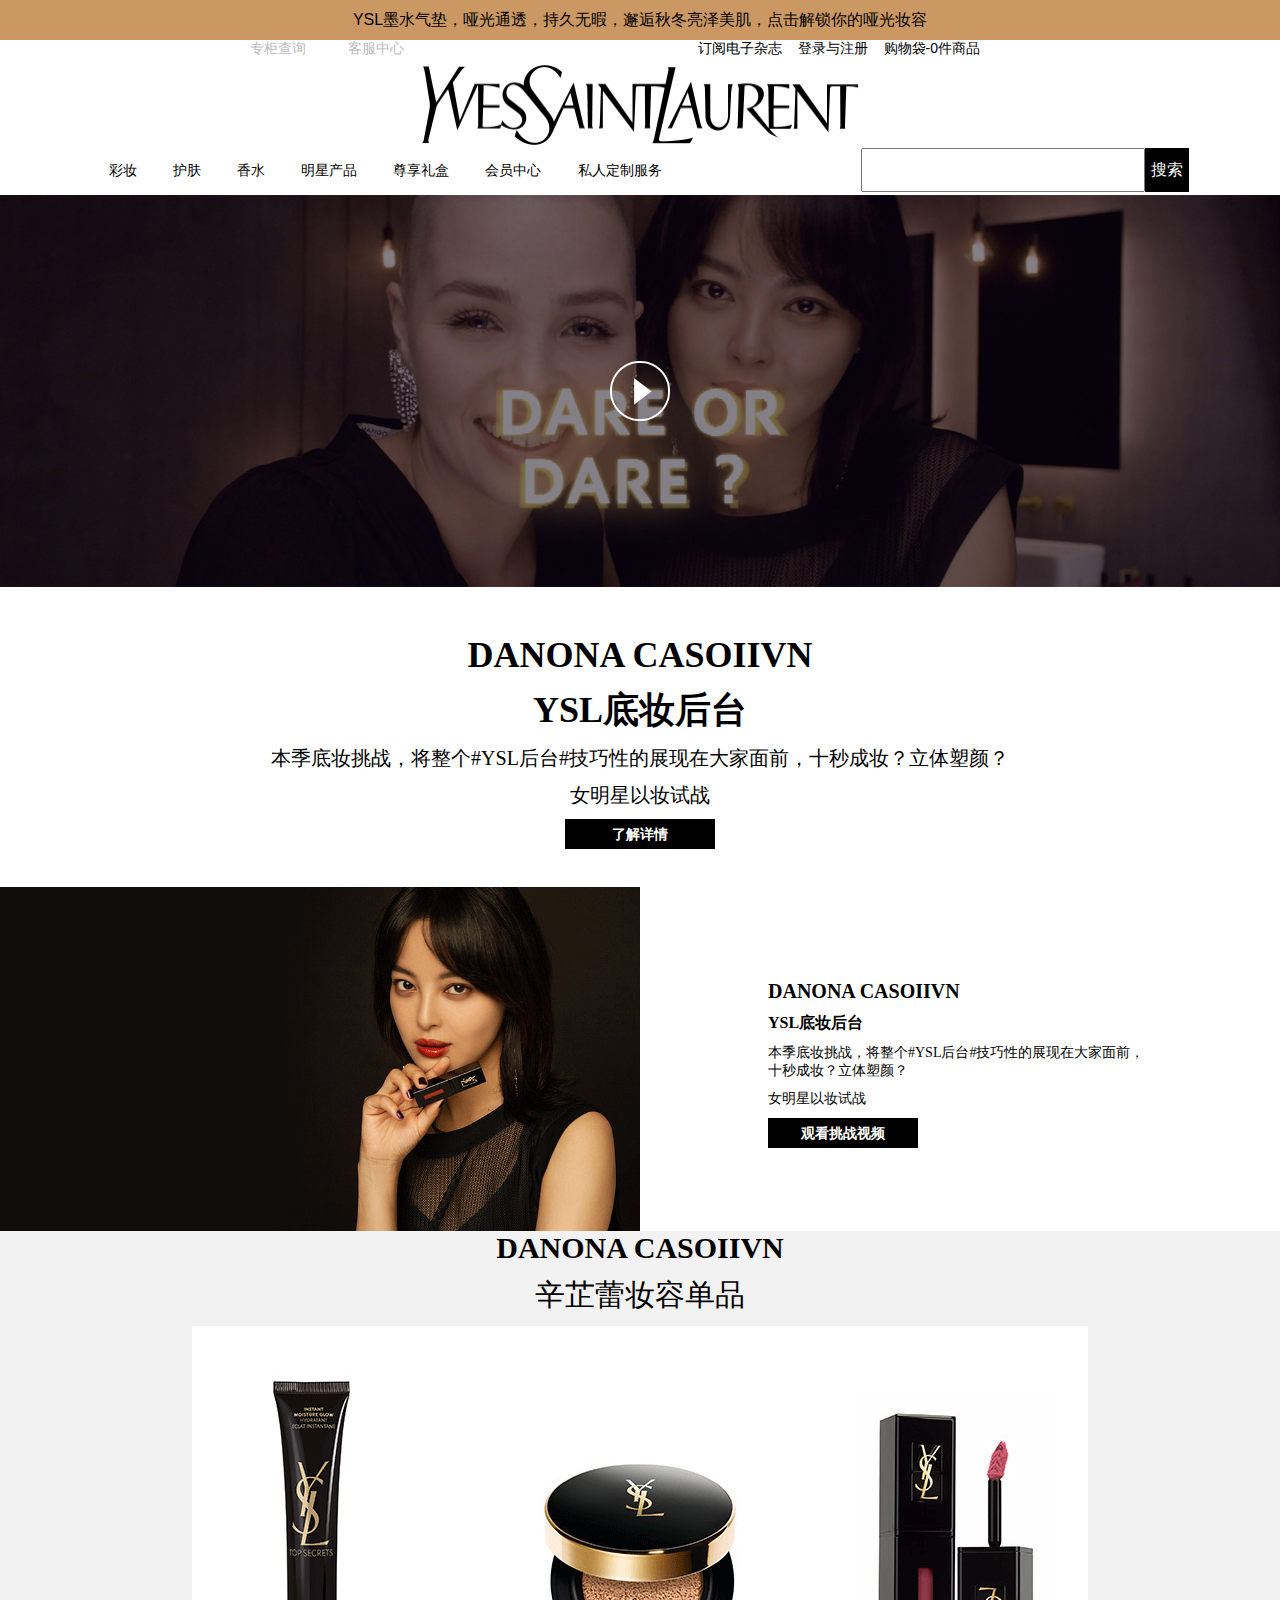
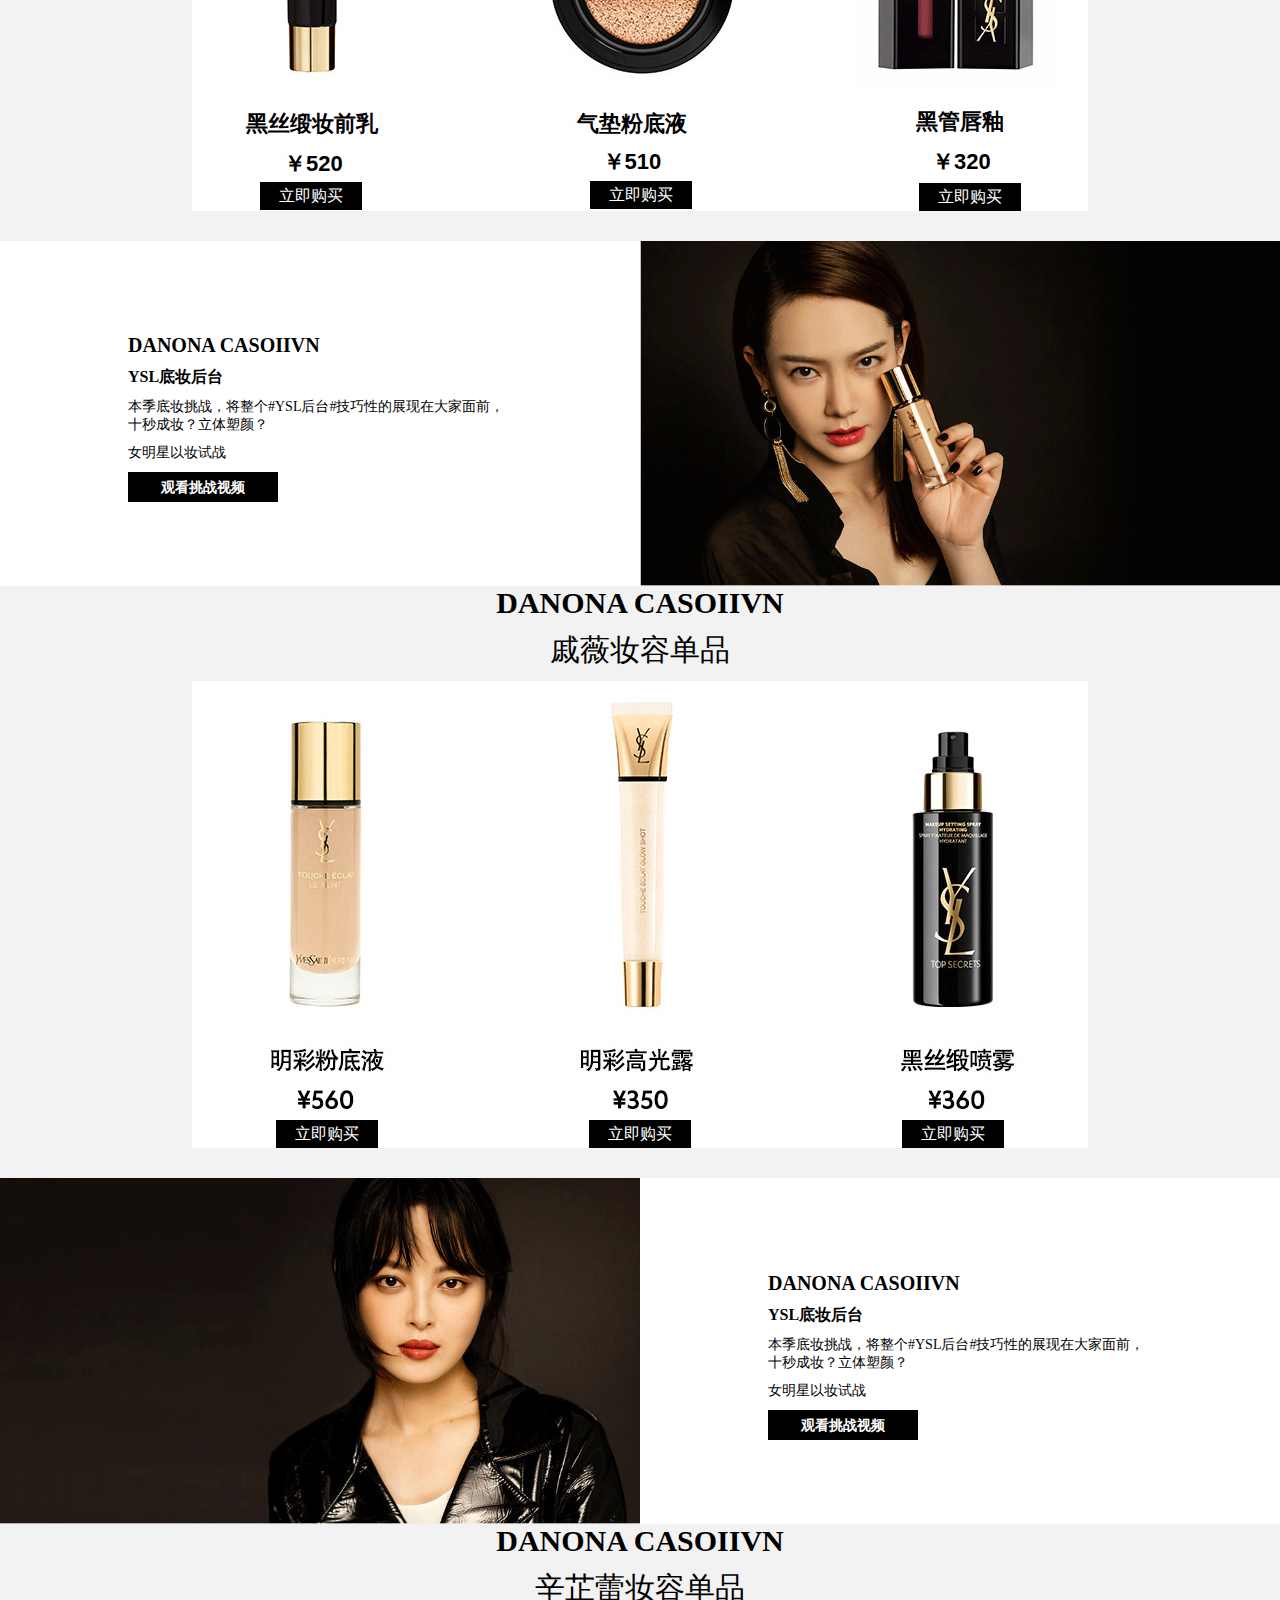
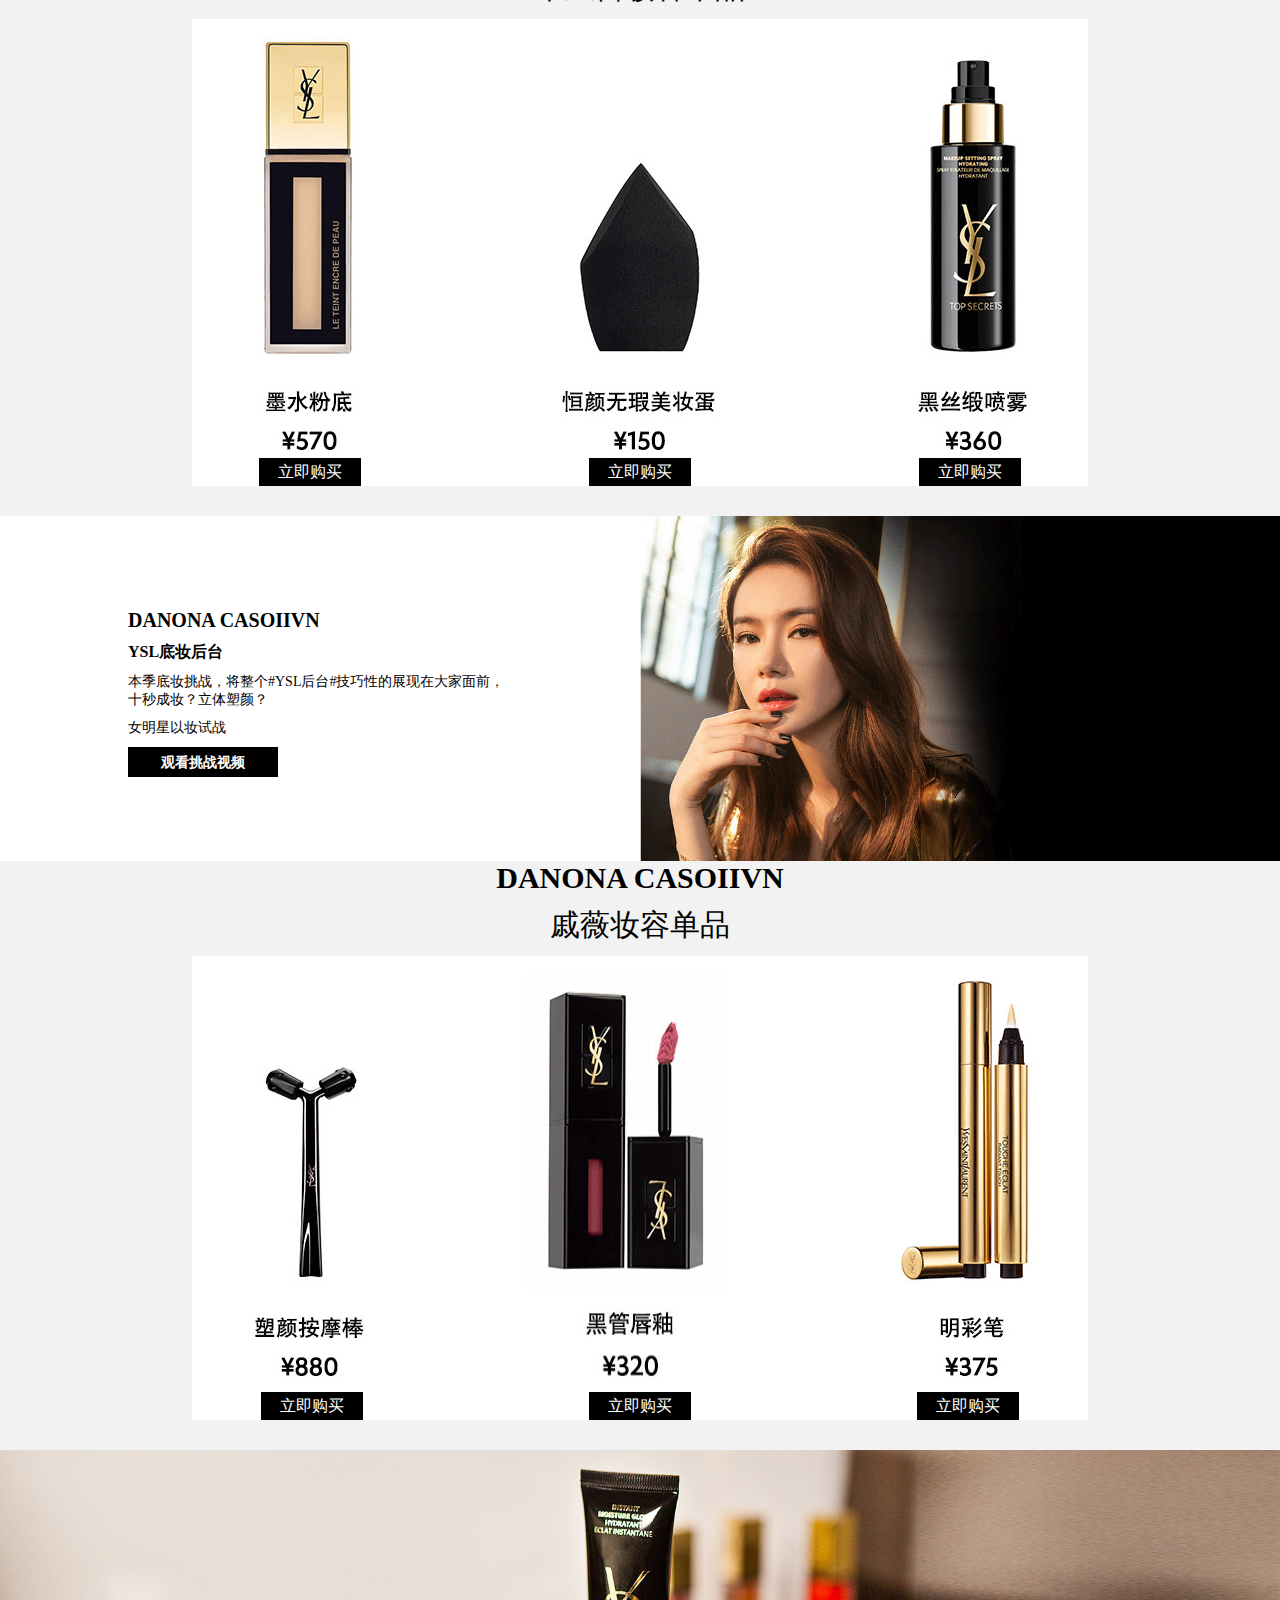
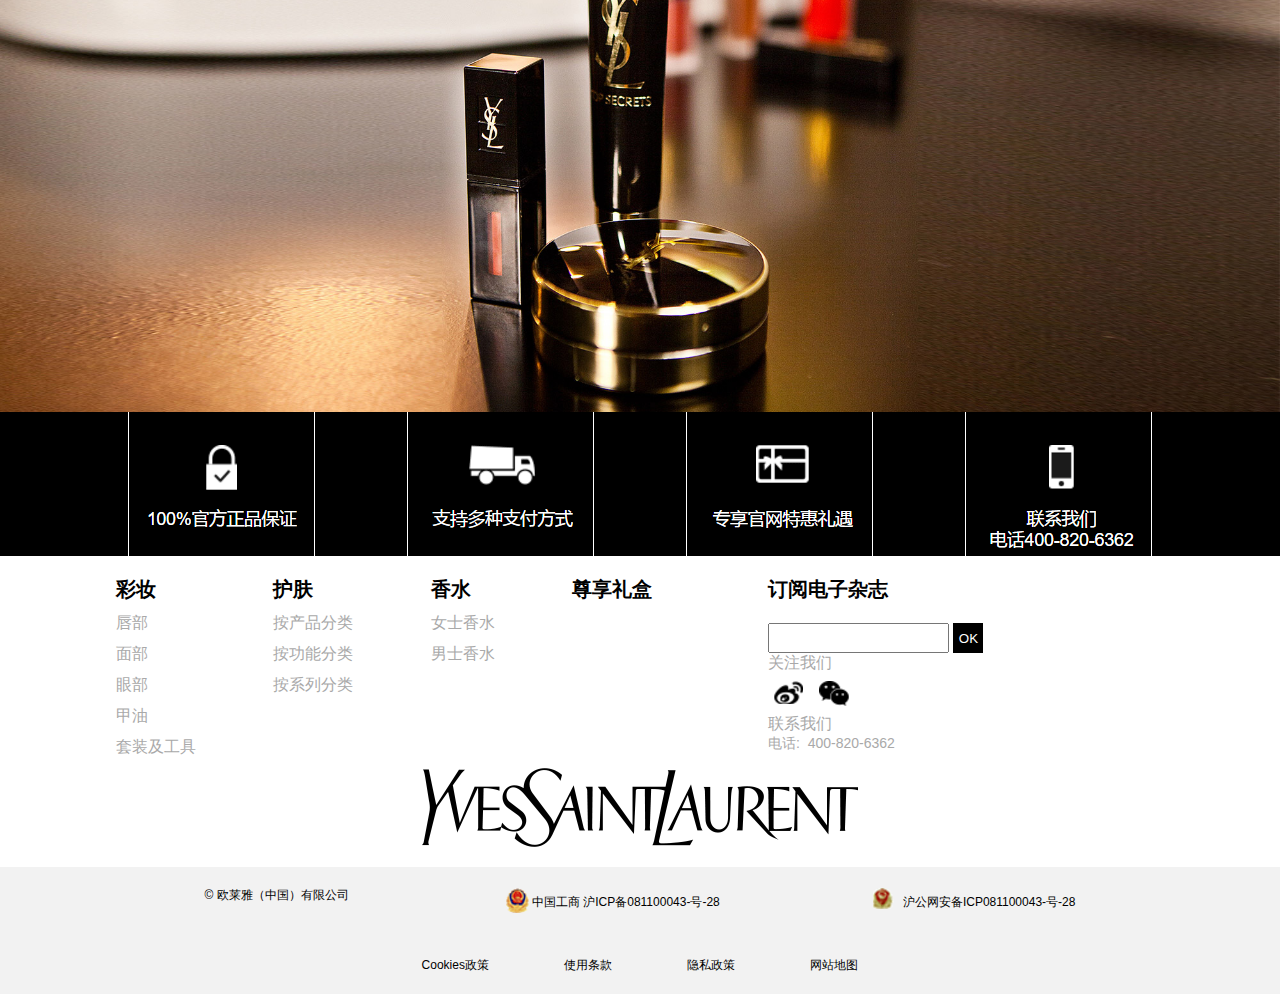
<file: ysl/index.html>
<!DOCTYPE html>
<html lang="en">
<head>
        <meta charset="UTF-8"><!-- 支持中文的外国码 -->
		<meta name="Generator" content="EditPlus®">
		<meta name="Author" content="陆小夫"><!-- 作者 -->
		<meta name="Keywords" content="十里红妆  官网"><!-- 关键词： 到底有哪些东西进行总结，进行分类 -->
		<meta name="Description" content="粉底,彩妆"><!-- 页面的描述 -->
		<meta http-equiv="X-UA-Compatible" content="IE=deg,chrome=1" />
		<meta name="viewport" content="width=deice-width,initial-scale=1.0,maximum-scale=1.0,user-scalale=0" />
        <title>YSL圣罗兰美妆官方网站</title><!-- 页面标题 -->
        <link rel="stylesheet" href="./css/reset.css">
        <link rel="stylesheet" href="./css/index.css">
        <!-- jquery cdn -->
        <script src="https://cdn.bootcdn.net/ajax/libs/jquery/3.5.1/jquery.min.js"></script>
        <link rel="shortcut icon" href="./images/ysl.jpg">
       
       <style>
    
        </style>
</head>
<body>
    <!-- 头部导航  开始 -->
    <div class="header">
        <nav class="nav-hot">
            <p><a href="./star.html">YSL墨水气垫，哑光通透，持久无暇，邂逅秋冬亮泽美肌，点击解锁你的哑光妆容</a></p>
        </nav>
        <nav class="nav-service">
            <div class="service">
                <ul class="guild-list">
                    <li><a href="javascript:;">专柜查询</a></li>
                    <li>
                        <a href="javascript:;">客服中心</a>
                        <!-- 客服中心 -->
                        <div class="service-c">
                            <div class="c-l">
                               
                                    <h5>我能帮到您什么?</h5>
                                    <ul class="h-list">
                                        <li><a href="javascript:;">常见问题</a></li>
                                        <li><a href="javascript:;">订单跟踪</a></li>
                                        <li><a href="javascript:;">送货与退货</a></li>
                                        <li><a href="javascript:;">订购信息</a></li>
                                        <li><a href="javascript:;">选择们的原因</a></li>
                                    </ul>
                                
                            </div>
                            <div class="c-r">
                                <h4>联系我们</h4>
                                <ul>
                                    <li>
                                        <a href="javascript:;">常见问题</a>
                                       
                                    </li>
                                    <li><a href="javascript:;">订单跟踪</a></li>
                                    <li><a href="javascript:;">订购信息</a></li>
                                </ul>
                            </div>
                        </div>
                    </li>
                </ul>
                <ul class="service-list">
                    <li>
                        <p>订阅电子杂志</p>
                        <!-- 订阅杂志 -->
                        <div class="sub">
                                <div class="s-l">
                                    <p class="p-e">请输入你的邮箱</p>
                                    <div class="em">
                                        <input type="email" placeholder="email" value="">
                                        <button>订阅</button>
                                    </div>
                                    <div class="tr">
                                        <input type="checkbox" >&nbsp;:
                                        <p>&nbsp;我同意依照本使用条款和隐私政策对我的个人信息进行收集和使用;我已阅读并确认被给予充分机会理解该使用条款和隐私政策的内容</p>
                                    </div>
                                </div>
                                <div class="s-r">
                                    <p>立即成为圣罗兰美妆官网会员,&nbsp;尊享VIP独家礼遇</p>
                                    <ul>
                                        <li>查看历史订单</li>
                                        <li>官网独家礼赠</li>
                                        <li>收藏您喜欢的产品</li>
                                        <li>一手新品咨讯</li>
                                    </ul>
                                    <a href="javascript:;"><button>立即注册</button></a>
                                </div>
                        </div>
                    </li>
                    <li>
                        <p>登录与注册</p>
                        <!-- 登录界面 login -->
                        <div class="login">
                            <div class="log-l" id="log-l" >
                                <h5>用户登录</h5>
                                <div class="inp">
                                    <input class="te" type="text" placeholder="请输入用户名">
                                    <input type="password" placeholder="请输入密码">
                                    <div class="status">
                                        <input type="checkbox"></input>&nbsp;
                                        <p>记住用户名</p>
                                        <a href="javascript:;">忘记密码?</a>
                                    </div>
                                    <button>登录</button>
                                </div>
                            </div>
                            <div class="log-r">
                                    <h5>官网专享</h5>
                                    <p>立即成为圣罗兰美妆官网会员,&nbsp;尊享VIP独家礼遇</p>
                                    <ul>
                                        <li>查看历史订单</li>
                                        <li>官网独家礼赠</li>
                                        <li>收藏您喜欢的产品</li>
                                        <li>一手新品咨讯</li>
                                    </ul>
                                    <button id="log-reg">立即注册</button>
                            </div>
                            <!-- 注册页面 -->
                            <div class="regsiter" id="regsiter" >
                                <form id="form" action="" target="get">
                                    <h4>用户注册</h4>
                                    <ul class="inp-list">
                                        <li>
                                            <input type="text" placeholder="用户名" value="">
                                            <p></p>
                                        </li>
                                        <li>
                                            <input type="email" placeholder="邮箱" value="">
                                            <p></p>
                                        </li>
                                        <li>
                                            <input type=""placeholder="手机号码" value="" pattern="1\d{10}">
                                            <p></p>
                                        </li>
                                        <li> 
                                            <input type="password" placeholder="密码" value="">
                                            <p></p>
                                        </li>
                                    </ul>
                                    <button id="sub-res">注册</button>
                                </form>
                            </div>
                        </div>
                    </li>
                    <li>
                       <p>购物袋-0件商品</p>
                       <div class="shop">
                           <div class="container">
                            <p>您的圣罗兰购物袋是空的.</p>
                            <a href="javascript:;">马上添加您喜欢的圣罗兰产品</a>
                           </div>
                           
                       </div>
                    </li>
                </ul>
            </div>
            <div class="joinus"></div>
        </nav>
        <nav class="nav-label">
            <h1>
                <a href="./star.html"><img src="./images/download.png" width="436" height="79" alt="商城图标"></a>
            </h1>
        </nav>
        <nav class="top-nav">
            <div class="t-l">
                <ul class="t-list">
                    <li>
                        <a href="javascript:;">彩妆</a>
                        <div class="sub-nav">
                            <ul class="s-list">
                                <li>
                                    <ul>
                                        <li><a href="javascript:;">唇部</a></li>
                                        <li><a href="javascript:;">唇膏</a></li>
                                        <li><a href="javascript:;">唇釉</a></li>
                                        <li><a href="javascript:;">唇油</a></li>
                                        <li><a href="javascript:;">唇夹霜</a></li>
                                    </ul>
                                </li>
                                <li>
                                    <ul>
                                        <li><a href="javascript:;">面部</a></li>
                                        <li><a href="javascript:;">明彩笔</a></li>
                                        <li><a href="javascript:;">妆前隔离</a></li>
                                        <li><a href="javascript:;">粉底</a></li>
                                        <li><a href="javascript:;">粉饼</a></li>
                                        <li><a href="javascript:;">蜜粉</a></li>
                                        <li><a href="javascript:;">腮红</a></li>
                                    </ul>
                                </li>
                                <li>
                                    <ul>
                                        <li><a href="javascript:;">眼部</a></li>
                                        <li><a href="javascript:;">睫毛膏</a></li>
                                        <li><a href="javascript:;">眼线</a></li>
                                        <li><a href="javascript:;">眉笔</a></li>
                                        <li><a href="javascript:;">眼影</a></li>

                                    </ul>
                                </li>
                                <li><a href="javascript:;">甲油</a></li>
                                <li><a href="javascript:;">套装及工具</a></li>

                            </ul>
                        </div>
                    </li>
                    <li>
                        <a href="javascript:;">护肤</a>
                        <div class="sub-nav2">
                            <ul class="s-list2">
                                <li>
                                    <ul>
                                        <li><a href="javascript:;">按产品分类</a></li>
                                        <li><a href="javascript:;">隔离防晒</a></li>
                                        <li><a href="javascript:;">卸妆清洁</a></li>
                                        <li><a href="javascript:;">爽肤</a></li>
                                        <li><a href="javascript:;">精华</a></li>
                                        <li><a href="javascript:;">面露/乳液</a></li>
                                        <li><a href="javascript:;">眉眼护理</a></li>
                                        <li><a href="javascript:;">护肤工具</a></li>
                                    </ul>
                                </li>
                                <li>
                                    <ul>
                                        <li><a href="javascript:;">按功能分类</a></li>
                                        <li><a href="javascript:;">Y型轮廓</a></li>
                                        <li><a href="javascript:;">全面清洁</a></li>
                                        <li><a href="javascript:;">提亮美白</a></li>
                                        <li><a href="javascript:;">至臻奢护</a></li>
                                        <li><a href="javascript:;">基础亮眼</a></li>
                                    </ul>
                                </li>
                                <li>
                                    <ul>
                                        <li><a href="javascript:;">按系列分类</a></li>
                                        <li><a href="javascript:;">纯白系列</a></li>
                                        <li><a href="javascript:;">妍活青春</a></li>
                                        <li><a href="javascript:;">臻透亮白</a></li>
                                        <li><a href="javascript:;">藏金奢妍</a></li>
                                        <li><a href="javascript:;">超模绝密</a></li>
                                    </ul>
                                </li>
                            </ul>
                        </div>
                    </li>
                    <li>
                        <a href="javascript:;">香水</a>
                        <div class="sub-nav3">
                                <ul class="s-list3">
                                    <li>
                                        <ul>
                                            <li><a href="javascript:;">女士香水</a></li>
                                            <li><a href="javascript:;">反转巴黎香水</a></li>
                                            <li><a href="javascript:;">鸦片香水</a></li>

                                        </ul>
                                    </li>
                                    <li>
                                        <ul>
                                            <li><a href="javascript:;">男生香水</a></li>
                                            <li><a href="javascript:;">天子骄子男士香水</a></li>
                                            <li><a href="javascript:;">暗夜男士香水</a></li>
                                            <li><a href="javascript:;">Y男士香水</a></li>

                                        </ul>
                                    </li>
                            </div>
                    </li>
                    <li><a href="./cosmetics..html">明星产品</a></li>
                    <li><a href="./enjoy.html">尊享礼盒</a></li>
                    <li><a href="./vip.html">会员中心</a></li>
                    <li><a href="./siren.html">私人定制服务</a></li>

                </ul>
            </div>
            <div class="t-r">
                <div class="search">
                    <input type="text" value="" >
                    <input type="submit"  value="搜索">
                </div>
            </div>
        </nav>
    </div>
     <!--  响应式  移动端头部 -->
     <header class="header-m">
        <div class="h-main">
            <div class="h-l">
                <a href="javascript:;">
                    <img src="./images/download.png" alt="图标">
                </a>
            </div>
            <div class="h-r">
               <div class="menu">
                   <i></i>
                   <i></i>
                   <i></i>
               </div>
               <div class="nav">
                   <ul>
                       <li><span>X</span></li>
                       <li><a href="./index.html">彩妆</a></li>
                       <li><a href="javascript:;">护肤工具</a></li>
                       <li><a href="javascript:;">香水</a></li>
                       <li><a href="./cosmetics..html">明星产品</a></li>
                       <li><a href="./enjoy.html">尊享礼盒</a></li>
                       <li><a href="./vip.html">会员中心</a></li>
                       <li><a href="./siren.html">私人定制</a></li>
                   </ul>
               </div>
            </div>
        </div>
   </header>
    <!--头部导航  结束 -->

    <!-- 主体内容开始 -->
    <div class="main">
        <!-- <div class="box"></div> -->
        <section class="v">
            <img src="./images/9.jpg" alt="视频图片">
            <button><a href="./video/demo.html" target="_biank"></a></button>   
        </section>
        <section class="content">
            <!-- 标签产品1 -->

            <div class="pro">
                <div class="p-c">
                    <ul>
                        <li><p>DANONA CASOIIVN</p></li>
                        <li><p>YSL底妆后台</p></li>
                        <li><p>本季底妆挑战，将整个#YSL后台#技巧性的展现在大家面前，十秒成妆？立体塑颜？</p></li>
                        <li><p>女明星以妆试战</p></li>
                        <li><p><a href="javascript:;">了解详情</a></p></li>
                    </ul>
                </div>
                <!-- 响应式 -->
                <div class="p-c2">
                    <p>女明星以妆试战</p>
                    <p><a href="javascript:;">了解详情</a></p>
                </div>
            </div>
            <!-- 主体内容部分 -->
            <div class="m-c">
                <div class="m-i">
                    <img src="./images/11.png"> 
                </div>
                <div class="m-t">
                        <div class="t-c">
                            <ul>
                                <li>
                                    <p>DANONA CASOIIVN</p>
                                </li>
                                <li>
                                    <p>YSL底妆后台</p>
                                </li>
                                <li>
                                    <p>本季底妆挑战，将整个#YSL后台#技巧性的展现在大家面前，十秒成妆？立体塑颜？</p>
                                </li>
                                <li>
                                    <p>女明星以妆试战</p>
                                </li>
                                <li>
                                    <p><a href="javascript:;">观看挑战视频</a></p>
                                </li>
                            </ul>
                        </div>
                        <!-- 响应式 -->
                        <div class="t-cm">
                            <p>YSL底妆后台</p>
                            <p><a href="javascript:;">观看挑战视频</a></p>
                        </div>
                </div>
            </div>
            <!-- 标签产品2 -->
            <div class="pro2">
                <div class="p-c2">
                    <p>DANONA CASOIIVN</p>
                    <p>辛芷蕾妆容单品</p>
                </div>
            </div>
            <div class="pro-i">
                <div class="i-c">
                    <ul>
                        <li>
                            <img src="./images/m3.png">
                            <p>黑丝缎妆前乳</p>
                            <p>￥520</p>
                            <span><a href="javascript:;">立即购买</a></span>
                        </li>
                        <li>
                            <img src="./images/z2.png">
                            <p>气垫粉底液</p>
                            <p>￥510</p>
                            <span><a href="javascript:;">立即购买</a></span>
                        </li>
                        <li>
                            <img src="./images/l1.png">
                            <p>黑管唇釉</p>
                            <p>￥320</p>
                            <span><a href="javascript:;">立即购买</a></span>
                        </li>
                    </ul>
                </div>
                <!-- 响应式 -->
                <div class="i-cm">
                        <ul>
                            <li>
                                <img src="./images/a1.jpg">
                                <p>黑丝缎妆前乳</p>
                                <p>￥520</p>
                                <span><a href="javascript:;">立即购买</a></span>
                            </li>
                            <li>
                                <img src="./images/a2.jpg">
                                <p>气垫粉底液</p>
                                <p>￥510</p>
                                <span><a href="javascript:;">立即购买</a></span>
                            </li>
                            <li>
                                <img src="./images/a3.jpg">
                                <p>黑管唇釉</p>
                                <p>￥320</p>
                                <span><a href="javascript:;">立即购买</a></span>
                            </li>
                        </ul>
                    </div>
            </div>
            <!-- 主体内容部分2 -->
            <div class="m-c2">
                <div class="m-i2">
                    <img src="./images/pc1.png"> 
                </div>
                <div class="m-t2">
                        <div class="t-c2">
                            <ul>
                                <li>
                                    <p>DANONA CASOIIVN</p>
                                </li>
                                <li>
                                    <p>YSL底妆后台</p>
                                </li>
                                <li>
                                    <p>本季底妆挑战，将整个#YSL后台#技巧性的展现在大家面前，十秒成妆？立体塑颜？</p>
                                </li>
                                <li>
                                    <p>女明星以妆试战</p>
                                </li>
                                <li>
                                    <p><a href="javascript:;">观看挑战视频</a></p>
                                </li>
                            </ul>
                        </div>
                        <!-- 响应式 -->
                        <div class="t-cm2">
                            <p>YSL底妆后台</p>
                            <p><a href="javascript:;">观看挑战视频</a></p>
                        </div>
                </div>
            </div>
            <!-- 标签产品3 -->
            <div class="pro3">
                <div class="p-c3">
                    <p>DANONA CASOIIVN</p>
                    <p>戚薇妆容单品</p>
                </div>
            </div>
            <div class="pro-i2">
                    <div class="i-c2">
                        <ul>
                            <li>
                                <img src="./images/l4.png">
                                
                                <span><a href="javascript:;">立即购买</a></span>
                            </li>
                            <li>
                                <img src="./images/l5.png">
                              
                                <span><a href="javascript:;">立即购买</a></span>
                            </li>
                            <li>
                                <img src="./images/l6.png">
                              
                                <span><a href="javascript:;">立即购买</a></span>
                            </li>
                        </ul>
                    </div>
                    <!-- 响应式 -->
                    <div class="i-cm2">
                            <ul>
                                <li>
                                    <img src="./images/l4.png">
                                    
                                    <span><a href="javascript:;">立即购买</a></span>
                                </li>
                                <li>
                                    <img src="./images/l5.png">
                                    
                                    <span><a href="javascript:;">立即购买</a></span>
                                </li>
                                <li>
                                    <img src="./images/l6.png">
                                    
                                    <span><a href="javascript:;">立即购买</a></span>
                                </li>
                            </ul>
                    </div>
            </div>
            <!-- 主体内容部分3 -->
            <div class="m-c3">
                    <div class="m-i3">
                        <img src="./images/pc2.png"> 
                    </div>
                    <div class="m-t3">
                            <div class="t-c3">
                                <ul>
                                    <li>
                                        <p>DANONA CASOIIVN</p>
                                    </li>
                                    <li>
                                        <p>YSL底妆后台</p>
                                    </li>
                                    <li>
                                        <p>本季底妆挑战，将整个#YSL后台#技巧性的展现在大家面前，十秒成妆？立体塑颜？</p>
                                    </li>
                                    <li>
                                        <p>女明星以妆试战</p>
                                    </li>
                                    <li>
                                        <p><a href="javascript:;">观看挑战视频</a></p>
                                    </li>
                                </ul>
                            </div>
                            <!-- 响应式 -->
                            <div class="t-cm3">
                                <p>YSL底妆后台</p>
                                <p><a href="javascript:;">观看挑战视频</a></p>
                            </div>
                    </div>
            </div>
            <!-- 标签产品4 -->
            <div class="pro4">
                    <div class="p-c4">
                        <p>DANONA CASOIIVN</p>
                        <p>辛芷蕾妆容单品</p>
                    </div>
            </div>
            <div class="pro-i3">
                    <div class="i-c3">
                        <ul>
                            <li>
                                <img src="./images/l7.png">
                                
                                <span><a href="javascript:;">立即购买</a></span>
                            </li>
                            <li>
                                <img src="./images/l8.png">
                              
                                <span><a href="javascript:;">立即购买</a></span>
                            </li>
                            <li>
                                <img src="./images/l9.png">
                              
                                <span><a href="javascript:;">立即购买</a></span>
                            </li>
                        </ul>
                    </div>
                    <!-- 响应式 -->
                    <div class="i-cm3">
                            <ul>
                                <li>
                                    <img src="./images/l7.png">
                                    
                                    <span><a href="javascript:;">立即购买</a></span>
                                </li>
                                <li>
                                    <img src="./images/l8.png">
                                    
                                    <span><a href="javascript:;">立即购买</a></span>
                                </li>
                                <li>
                                    <img src="./images/l9.png">
                                    
                                    <span><a href="javascript:;">立即购买</a></span>
                                </li>
                            </ul>
                    </div>
            </div>
            <!-- 主体内容部分4 -->
            <div class="m-c4">
                <div class="m-i4">
                    <img src="./images/pc3.png">
                </div>
                <div class="m-t4">
                    <div class="t-c4">
                        <ul>
                            <li>
                                <p>DANONA CASOIIVN</p>
                            </li>
                            <li>
                                <p>YSL底妆后台</p>
                            </li>
                            <li>
                                <p>本季底妆挑战，将整个#YSL后台#技巧性的展现在大家面前，十秒成妆？立体塑颜？</p>
                            </li>
                            <li>
                                <p>女明星以妆试战</p>
                            </li>
                            <li>
                                <p><a href="javascript:;">观看挑战视频</a></p>
                            </li>
                        </ul>
                    </div>
                    <!-- 响应式 -->
                    <div class="t-cm4">
                        <p>YSL底妆后台</p>
                        <p><a href="javascript:;">观看挑战视频</a></p>
                    </div>
                </div>
            </div>
            <!-- 标签产品5 -->
            <div class="pro5">
                    <div class="p-c5">
                        <p>DANONA CASOIIVN</p>
                        <p>戚薇妆容单品</p>
                    </div>
            </div>
            <div class="pro-i4">
                    <div class="i-c4">
                        <ul>
                            <li>
                                <img src="./images/l10.png">
                                
                                <span><a href="javascript:;">立即购买</a></span>
                            </li>
                            <li>
                                <img src="./images/l1.png">
                                
                                <span><a href="javascript:;">立即购买</a></span>
                            </li>
                            <li>
                                <img src="./images/l12.png">
                                
                                <span><a href="javascript:;">立即购买</a></span>
                            </li>
                        </ul>
                    </div>
                    <!-- 响应式 -->
                    <div class="i-cm4">
                            <ul>
                                <li>
                                    <img src="./images/l10.png">
                                    
                                    <span><a href="javascript:;">立即购买</a></span>
                                </li>
                                <li>
                                    <img src="./images/l11.png">
                                    
                                    <span><a href="javascript:;">立即购买</a></span>
                                </li>
                                <li>
                                    <img src="./images/l12.png">
                                    
                                    <span><a href="javascript:;">立即购买</a></span>
                                </li>
                            </ul>
                    </div>
            </div>
            <div class="f-i">
                <img src="./images/pc10.jpg" alt="视频图片">
            </div>
        </section>
    </div>
    <!-- 主体内容结束 -->

    <!--底部内容开始 -->
    <div class="bottom">
        <footer class="footer">
            <div class="friend-link">
                <ul>
                    <li>
                        <img src="./images/i1.png">
                    </li>
                    <li>
                        <img src="./images/i2.png">

                    </li>
                    <li>
                        <img src="./images/i3.png">

                    </li>
                    <li>
                        <img src="./images/i4.png">

                    </li>
                </ul>
            </div>
            <div class="f-c">
                <div class="f-l">
                    <ul>
                        <li>
                            <h6>彩妆</h6>
                            <ul>
                                <li><a href="javascript:;">唇部</a></li>
                                <li><a href="javascript:;">面部</a></li>
                                <li><a href="javascript:;">眼部</a></li>
                                <li><a href="javascript:;">甲油</a></li>
                                <li><a href="javascript:;">套装及工具</a></li>
                            </ul>
                        </li>
                        <li>
                            <h6>护肤</h6>
                            <ul>
                                    <li><a href="javascript:;">按产品分类</a></li>
                                    <li><a href="javascript:;">按功能分类</a></li>
                                    <li><a href="javascript:;">按系列分类</a></li>
                            </ul>
                        </li>
                        <li>
                                <h6>香水</h6>
                           <ul>
                                <li><a href="javascript:;">女士香水</a></li>
                                <li><a href="javascript:;">男士香水</a></li>
                           </ul>
                        </li>
                        <li>
                            <h6>尊享礼盒</h6>
                        </li>
                    </ul>
                </div>
                <div class="f-r">
                    <p>订阅电子杂志</p>
                    <div class="f-s">
                        <input type="email" value="">
                        <input type="submit" value="OK">
                    </div>
                    <div class="f-atten">
                        <p>关注我们</p>
                        <i>
                            <img src="./images/xinlang.png">
                        </i>
                        <i>
                            <img src="./images/weixin.png">
                        </i>
                    </div>
                    <div class="f-me">
                        <p>联系我们</p>
                        <p>电话:&nbsp;&nbsp;400-820-6362</p>
                    </div>
                </div>

            </div>
            <div class="f-label">
                <div class="img">
                    <img src="./images/download.png" alt="图标">
                </div>
            </div>
            <div class="icp">
                <ul>
                    <li>
                        <p>© 欧莱雅（中国）有限公司</p>
                    </li>
                    <li>
                        <i></i>
                        <p>中国工商 沪ICP备081100043-号-28</p>
                    </li>
                    <li>
                        <i></i>
                        <p>沪公网安备ICP081100043-号-28</p>
                    </li>
                </ul>
                <ul>
                    <li><p>Cookies政策</p></li>
                    <li><p>使用条款</p></li>
                    <li><p>隐私政策</p></li>
                    <li><p>网站地图</p></li>

                </ul>
            </div>
        </footer>
    </div>
    <!--底部内容结束 -->
   

    <!-- 移动端兼容 -->
    <script src="./js/rem.js"></script>
    <script src="./js/index.js" type="module"></script>

    
</body>
</html>
</file>
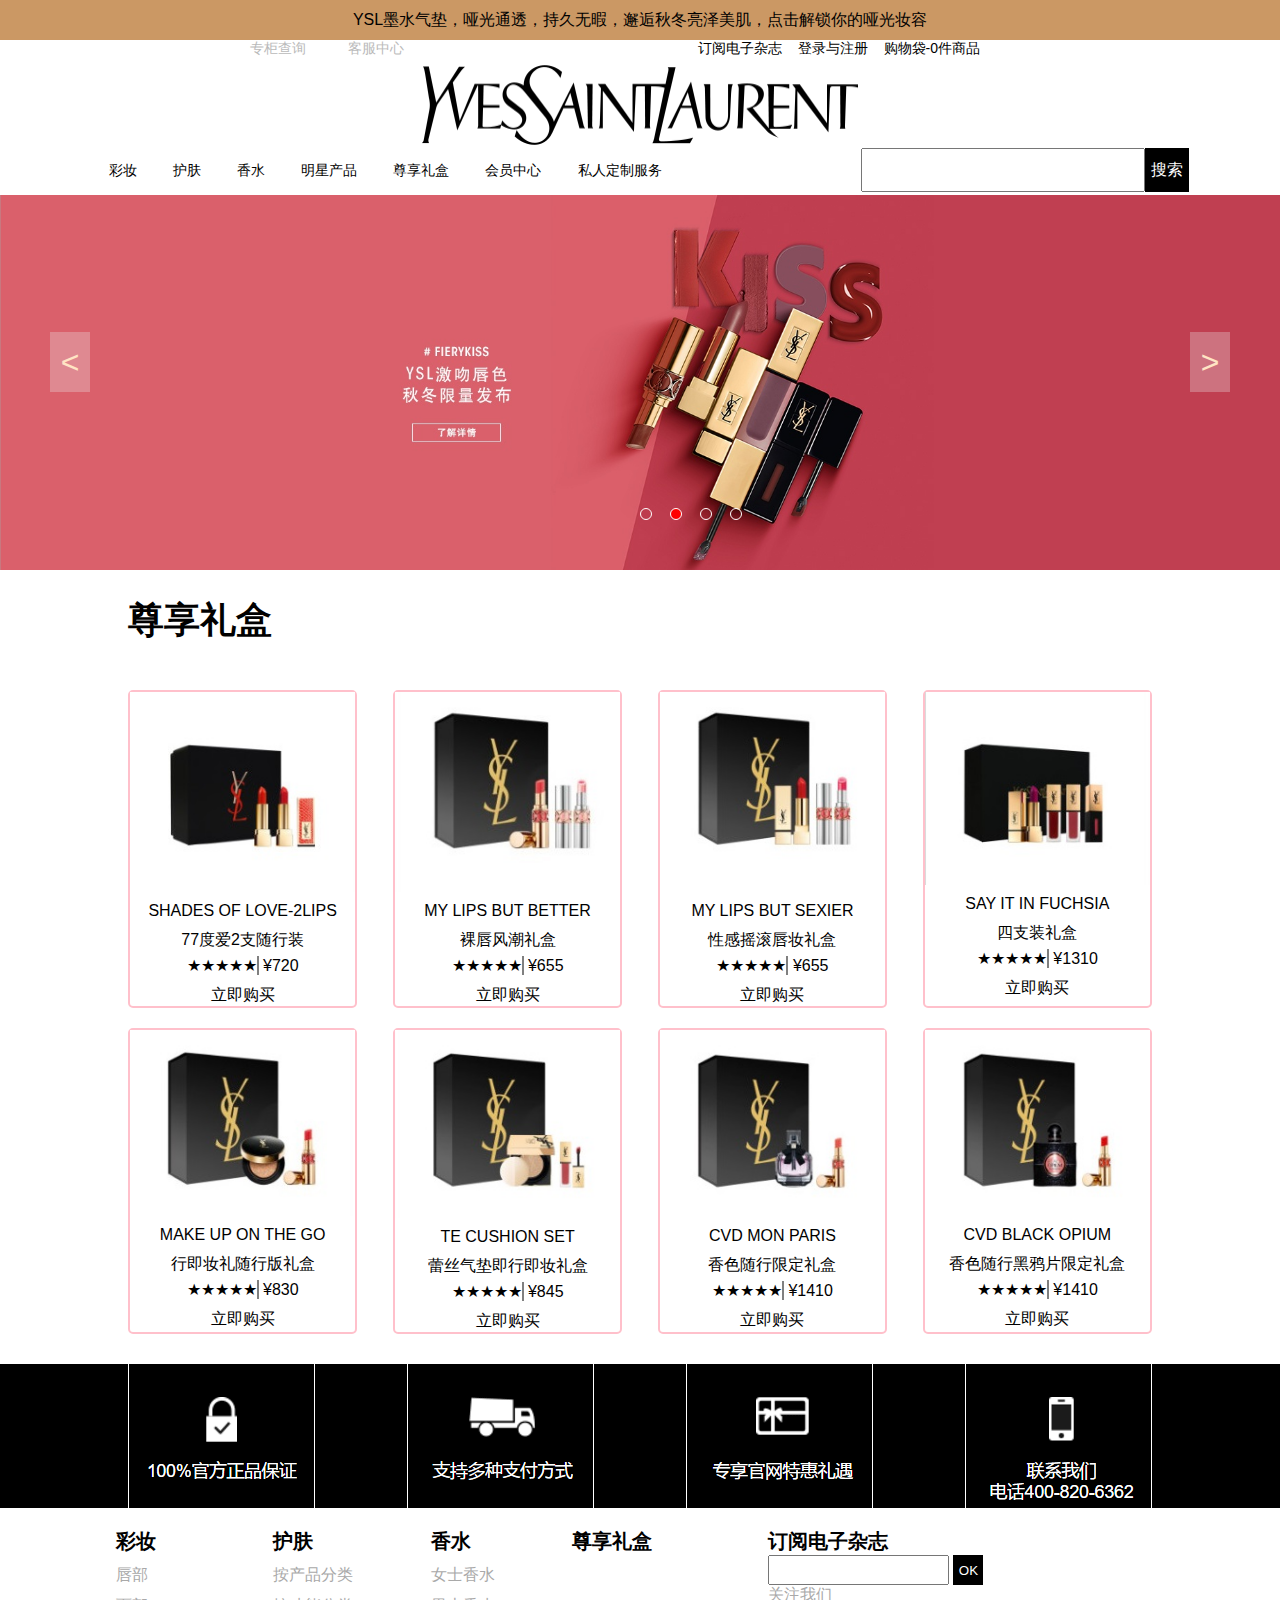
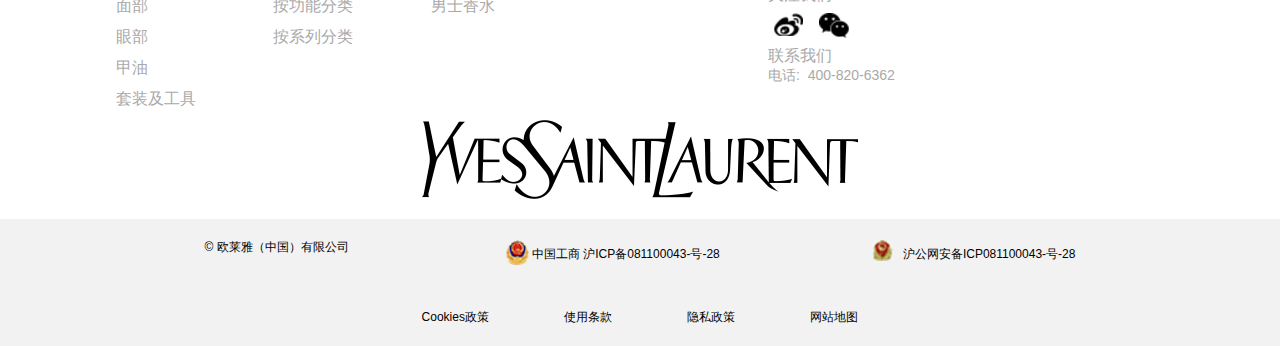
<file: ysl/enjoy.html>
<!DOCTYPE html>
<html lang="en">
<head>
        <meta charset="UTF-8"><!-- 支持中文的外国码 -->
		<meta name="Generator" content="EditPlus®">
		<meta name="Author" content="陆小夫"><!-- 作者 -->
		<meta name="Keywords" content="十里红妆  官网"><!-- 关键词： 到底有哪些东西进行总结，进行分类 -->
		<meta name="Description" content="粉底,彩妆"><!-- 页面的描述 -->
		<meta http-equiv="X-UA-Compatible" content="IE=deg,chrome=1" />
		<meta name="viewport" content="width=deice-width,initial-scale=1.0,maximum-scale=1.0,user-scalale=0" />
        <title>YSL圣罗兰美妆官方网站</title><!-- 页面标题 -->
        <link rel="stylesheet" href="./css/reset.css">
        <link rel="stylesheet" href="./css/enjoy.css">
        <!-- jquery cdn -->
        <link rel="shortcut icon" href="./images/ysl.jpg">
        <script src="https://cdn.bootcdn.net/ajax/libs/jquery/3.5.1/jquery.min.js"></script>
        <style>
    
        </style>
</head>
<body>
    <!-- 头部导航  开始 -->
    <div class="header">
        <nav class="nav-hot">
            <p><a href="./star.html">YSL墨水气垫，哑光通透，持久无暇，邂逅秋冬亮泽美肌，点击解锁你的哑光妆容</a></p>
        </nav>
        <nav class="nav-service">
            <div class="service">
                <ul class="guild-list">
                    <li><a href="javascript:;">专柜查询</a></li>
                    <li>
                        <a href="javascript:;">客服中心</a>
                        <!-- 客服中心 -->
                        <div class="service-c">
                            <div class="c-l">
                               
                                    <h5>我能帮到您什么?</h5>
                                    <ul class="h-list">
                                        <li><a href="javascript:;">常见问题</a></li>
                                        <li><a href="javascript:;">订单跟踪</a></li>
                                        <li><a href="javascript:;">送货与退货</a></li>
                                        <li><a href="javascript:;">订购信息</a></li>
                                        <li><a href="javascript:;">选择们的原因</a></li>
                                    </ul>
                                
                            </div>
                            <div class="c-r">
                                <h4>联系我们</h4>
                                <ul>
                                    <li>
                                        <a href="javascript:;">常见问题</a>
                                       
                                    </li>
                                    <li><a href="javascript:;">订单跟踪</a></li>
                                    <li><a href="javascript:;">订购信息</a></li>
                                </ul>
                            </div>
                        </div>
                    </li>
                </ul>
                <ul class="service-list">
                    <li>
                        <p>订阅电子杂志</p>
                        <!-- 订阅杂志 -->
                        <div class="sub">
                                <div class="s-l">
                                    <p class="p-e">请输入你的邮箱</p>
                                    <div class="em">
                                        <input type="email" placeholder="email" value="">
                                        <button>订阅</button>
                                    </div>
                                    <div class="tr">
                                        <input type="checkbox" >&nbsp;:
                                        <p>&nbsp;我同意依照本使用条款和隐私政策对我的个人信息进行收集和使用;我已阅读并确认被给予充分机会理解该使用条款和隐私政策的内容</p>
                                    </div>
                                </div>
                                <div class="s-r">
                                    <p>立即成为圣罗兰美妆官网会员,&nbsp;尊享VIP独家礼遇</p>
                                    <ul>
                                        <li>查看历史订单</li>
                                        <li>官网独家礼赠</li>
                                        <li>收藏您喜欢的产品</li>
                                        <li>一手新品咨讯</li>
                                    </ul>
                                    <a href="javascript:;"><button>立即注册</button></a>
                                </div>
                        </div>
                    </li>
                    <li>
                        <p>登录与注册</p>
                        <!-- 登录界面 login -->
                        <div class="login">
                            <div class="log-l" id="log-l" >
                                <h5>用户登录</h5>
                                <div class="inp">
                                    <input class="te" type="text" placeholder="请输入用户名">
                                    <input type="password" placeholder="请输入密码">
                                    <div class="status">
                                        <input type="checkbox"></input>&nbsp;
                                        <p>记住用户名</p>
                                        <a href="javascript:;">忘记密码?</a>
                                    </div>
                                    <button>登录</button>
                                </div>
                            </div>
                            <div class="log-r">
                                    <h5>官网专享</h5>
                                    <p>立即成为圣罗兰美妆官网会员,&nbsp;尊享VIP独家礼遇</p>
                                    <ul>
                                        <li>查看历史订单</li>
                                        <li>官网独家礼赠</li>
                                        <li>收藏您喜欢的产品</li>
                                        <li>一手新品咨讯</li>
                                    </ul>
                                    <button id="log-reg">立即注册</button>
                            </div>
                            <!-- 注册页面 -->
                            <div class="regsiter" id="regsiter" >
                                <form id="form" action="" target="get">
                                    <h4>用户注册</h4>
                                    <ul class="inp-list">
                                        <li>
                                            <input type="text" placeholder="用户名" value="">
                                            <p></p>
                                        </li>
                                        <li>
                                            <input type="email" placeholder="邮箱" value="">
                                            <p></p>
                                        </li>
                                        <li>
                                            <input type=""placeholder="手机号码" value="" pattern="1\d{10}">
                                            <p></p>
                                        </li>
                                        <li> 
                                            <input type="password" placeholder="密码" value="">
                                            <p></p>
                                        </li>
                                    </ul>
                                    <button id="sub-res">注册</button>
                                </form>
                            </div>
                        </div>
                    </li>
                    <li>
                       <p>购物袋-0件商品</p>
                       <div class="shop">
                           <div class="container">
                            <p>您的圣罗兰购物袋是空的.</p>
                            <a href="javascript:;">马上添加您喜欢的圣罗兰产品</a>
                           </div>
                           
                       </div>
                    </li>
                </ul>
            </div>
            <div class="joinus"></div>
        </nav>
        <nav class="nav-label">
            <h1>
                <a href="./star.html"><img src="./images/download.png" width="436" height="79" alt="商城图标"></a>
            </h1>
        </nav>
        <nav class="top-nav">
            <div class="t-l">
                <ul class="t-list">
                    <li>
                        <a href="javascript:;">彩妆</a>
                        <div class="sub-nav">
                            <ul class="s-list">
                                <li>
                                    <ul>
                                        <li><a href="javascript:;">唇部</a></li>
                                        <li><a href="javascript:;">唇膏</a></li>
                                        <li><a href="javascript:;">唇釉</a></li>
                                        <li><a href="javascript:;">唇油</a></li>
                                        <li><a href="javascript:;">唇夹霜</a></li>
                                    </ul>
                                </li>
                                <li>
                                    <ul>
                                        <li><a href="javascript:;">面部</a></li>
                                        <li><a href="javascript:;">明彩笔</a></li>
                                        <li><a href="javascript:;">妆前隔离</a></li>
                                        <li><a href="javascript:;">粉底</a></li>
                                        <li><a href="javascript:;">粉饼</a></li>
                                        <li><a href="javascript:;">蜜粉</a></li>
                                        <li><a href="javascript:;">腮红</a></li>
                                    </ul>
                                </li>
                                <li>
                                    <ul>
                                        <li><a href="javascript:;">眼部</a></li>
                                        <li><a href="javascript:;">睫毛膏</a></li>
                                        <li><a href="javascript:;">眼线</a></li>
                                        <li><a href="javascript:;">眉笔</a></li>
                                        <li><a href="javascript:;">眼影</a></li>

                                    </ul>
                                </li>
                                <li><a href="javascript:;">甲油</a></li>
                                <li><a href="javascript:;">套装及工具</a></li>

                            </ul>
                        </div>
                    </li>
                    <li>
                        <a href="javascript:;">护肤</a>
                        <div class="sub-nav2">
                            <ul class="s-list2">
                                <li>
                                    <ul>
                                        <li><a href="javascript:;">按产品分类</a></li>
                                        <li><a href="javascript:;">隔离防晒</a></li>
                                        <li><a href="javascript:;">卸妆清洁</a></li>
                                        <li><a href="javascript:;">爽肤</a></li>
                                        <li><a href="javascript:;">精华</a></li>
                                        <li><a href="javascript:;">面露/乳液</a></li>
                                        <li><a href="javascript:;">眉眼护理</a></li>
                                        <li><a href="javascript:;">护肤工具</a></li>
                                    </ul>
                                </li>
                                <li>
                                    <ul>
                                        <li><a href="javascript:;">按功能分类</a></li>
                                        <li><a href="javascript:;">Y型轮廓</a></li>
                                        <li><a href="javascript:;">全面清洁</a></li>
                                        <li><a href="javascript:;">提亮美白</a></li>
                                        <li><a href="javascript:;">至臻奢护</a></li>
                                        <li><a href="javascript:;">基础亮眼</a></li>
                                    </ul>
                                </li>
                                <li>
                                    <ul>
                                        <li><a href="javascript:;">按系列分类</a></li>
                                        <li><a href="javascript:;">纯白系列</a></li>
                                        <li><a href="javascript:;">妍活青春</a></li>
                                        <li><a href="javascript:;">臻透亮白</a></li>
                                        <li><a href="javascript:;">藏金奢妍</a></li>
                                        <li><a href="javascript:;">超模绝密</a></li>
                                    </ul>
                                </li>
                            </ul>
                        </div>
                    </li>
                    <li>
                        <a href="javascript:;">香水</a>
                        <div class="sub-nav3">
                                <ul class="s-list3">
                                    <li>
                                        <ul>
                                            <li><a href="javascript:;">女士香水</a></li>
                                            <li><a href="javascript:;">反转巴黎香水</a></li>
                                            <li><a href="javascript:;">鸦片香水</a></li>

                                        </ul>
                                    </li>
                                    <li>
                                        <ul>
                                            <li><a href="javascript:;">男生香水</a></li>
                                            <li><a href="javascript:;">天子骄子男士香水</a></li>
                                            <li><a href="javascript:;">暗夜男士香水</a></li>
                                            <li><a href="javascript:;">Y男士香水</a></li>

                                        </ul>
                                    </li>
                            </div>
                    </li>
                    <li><a href="./cosmetics..html">明星产品</a></li>
                    <li><a href="./enjoy.html">尊享礼盒</a></li>
                    <li><a href="./vip.html">会员中心</a></li>
                    <li><a href="./siren.html">私人定制服务</a></li>

                </ul>
            </div>
            <div class="t-r">
                <div class="search">
                    <input type="text" value="" >
                    <input type="submit"  value="搜索">
                </div>
            </div>
        </nav>
    </div>
     <!--  响应式  移动端头部 -->
     <header class="header-m">
        <div class="h-main">
            <div class="h-l">
                <a href="javascript:;">
                    <img src="./images/download.png" alt="图标">
                </a>
            </div>
            <div class="h-r">
               <div class="menu">
                   <i></i>
                   <i></i>
                   <i></i>
               </div>
               <div class="nav">
                   <ul>
                       <li><span>X</span></li>
                       <li><a href="./index.html">彩妆</a></li>
                       <li><a href="javascript:;">护肤工具</a></li>
                       <li><a href="javascript:;">香水</a></li>
                       <li><a href="./cosmetics..html">明星产品</a></li>
                       <li><a href="./enjoy.html">尊享礼盒</a></li>
                       <li><a href="./vip.html">会员中心</a></li>
                       <li><a href="./siren.html">私人定制</a></li>
                   </ul>
               </div>
            </div>
        </div>
   </header>
    <!--头部导航  结束 -->

    <!-- 主体内容开始 -->
    <div class="main">
        <section class="banner">
                <div class="img-box">
                    <ul>
                        <li><img src="./images/b1.jpg" alt="图片"></li>
                        <li><img src="./images/b2.jpg" alt="图片"></li>
                        <li><img src="./images/b3.jpg" alt="图片"></li>
                        <li><img src="./images/b4.jpg" alt="图片"></li>
                    </ul>
                </div>
                <div class="arrow">
                    <div class="left"><</div>
                    <div class="right">></div>
                </div>
                <div class="circle">
                    <ul>
                        <li class="active"></li>
                        <li></li>
                        <li></li>
                        <li></li>
                    </ul>
                </div>
        </section>
        <section class="content">
            <div class="title">
                <h6>尊享礼盒</h6>
            </div>
            <div class="m-c">
                <ul>
                    <li>
                        <div>
                            <img src="./images/2018-10-24_133304.jpg">
                        </div>
                        <p>SHADES OF LOVE-2LIPS</p>
                        <p>77度爱2支随行装</p>
                        <div>
                            <span>★★★★★</span>
                            <span>¥720</span>
                        </div>
                        <p><a href="javascript:;">立即购买</a></p>                        
                    </li>
                    <li>
                        <div>
                                <img src="./images/2018-10-24_133314.jpg">
                        </div>
                        <p>MY LIPS BUT BETTER</p>
                        <p>裸唇风潮礼盒</p>
                        <div>
                            <span>★★★★★</span>
                            <span>¥655</span>
                        </div>
                        <p><a href="javascript:;">立即购买</a></p>
                    
                    </li>
                    <li>
                        <div>
                            <img src="./images/2018-10-24_133324.jpg">
                        </div>
                        <p>MY LIPS BUT SEXIER</p>
                        <p>性感摇滚唇妆礼盒</p>
                        <div>
                            <span>★★★★★</span>
                            <span>¥655</span>
                        </div>
                        <p><a href="javascript:;">立即购买</a></p>
                    
                    </li>
                    <li>
                        <div>
                            <img src="./images/2018-10-24_133334.jpg">
                        </div>
                        <p>SAY IT IN FUCHSIA</p>
                        <p>四支装礼盒</p>
                        <div>
                            <span>★★★★★</span>
                            <span>¥1310</span>
                        </div>
                        <p><a href="javascript:;">立即购买</a></p>
                    
                    </li>
                    <li>
                        <div>
                            <img src="./images/2018-10-24_133344.jpg">
                        </div>
                        <p>MAKE UP ON THE GO</p>
                        <p>行即妆礼随行版礼盒</p>
                        <div>
                            <span>★★★★★</span>
                            <span>¥830</span>
                        </div>
                        <p><a href="javascript:;">立即购买</a></p>
                    
                    </li>
                    <li>
                        <div>
                            <img src="./images/2018-10-24_133354.jpg">
                        </div>
                        <p>TE CUSHION SET</p>
                        <p>蕾丝气垫即行即妆礼盒</p>
                        <div>
                            <span>★★★★★</span>
                            <span>¥845</span>
                        </div>
                        <p><a href="javascript:;">立即购买</a></p>
                    
                    </li>
                    <li>
                        <div>
                            <img src="./images/2018-10-24_133364.jpg">
                        </div>
                        <p>CVD MON PARIS</p>
                        <p>香色随行限定礼盒</p>
                        <div>
                            <span>★★★★★</span>
                            <span>¥1410</span>
                        </div>
                        <p><a href="javascript:;">立即购买</a></p>
                    
                    </li>
                    <li>
                        <div>
                            <img src="./images/2018-10-24_133374.jpg"">
                        </div>
                        <p>CVD BLACK OPIUM</p>
                        <p>香色随行黑鸦片限定礼盒</p>
                        <div>
                            <span>★★★★★</span>
                            <span>¥1410</span>
                        </div>
                        <p><a href="javascript:;">立即购买</a></p>
                    
                    </li>
                </ul>
            </div>
        </section>
    </div>

    <!--底部内容开始 -->
    <div class="bottom">
            <footer class="footer">
                <div class="friend-link">
                    <ul>
                        <li>
                            <img src="./images/i1.png">
                        </li>
                        <li>
                            <img src="./images/i2.png">
    
                        </li>
                        <li>
                            <img src="./images/i3.png">
    
                        </li>
                        <li>
                            <img src="./images/i4.png">
    
                        </li>
                    </ul>
                </div>
                <div class="f-c">
                    <div class="f-l">
                        <ul>
                            <li>
                                <h6>彩妆</h6>
                                <ul>
                                    <li><a href="javascript:;">唇部</a></li>
                                    <li><a href="javascript:;">面部</a></li>
                                    <li><a href="javascript:;">眼部</a></li>
                                    <li><a href="javascript:;">甲油</a></li>
                                    <li><a href="javascript:;">套装及工具</a></li>
                                </ul>
                            </li>
                            <li>
                                <h6>护肤</h6>
                                <ul>
                                        <li><a href="javascript:;">按产品分类</a></li>
                                        <li><a href="javascript:;">按功能分类</a></li>
                                        <li><a href="javascript:;">按系列分类</a></li>
                                </ul>
                            </li>
                            <li>
                                    <h6>香水</h6>
                               <ul>
                                    <li><a href="javascript:;">女士香水</a></li>
                                    <li><a href="javascript:;">男士香水</a></li>
                               </ul>
                            </li>
                            <li>
                                <h6>尊享礼盒</h6>
                            </li>
                        </ul>
                    </div>
                    <div class="f-r">
                        <p>订阅电子杂志</p>
                        <div class="f-s">
                            <input type="email" value="">
                            <input type="submit" value="OK">
                        </div>
                        <div class="f-atten">
                            <p>关注我们</p>
                            <i>
                                <img src="./images/xinlang.png">
                            </i>
                            <i>
                                <img src="./images/weixin.png">
                            </i>
                        </div>
                        <div class="f-me">
                            <p>联系我们</p>
                            <p>电话:&nbsp;&nbsp;400-820-6362</p>
                        </div>
                    </div>
    
                </div>
                <div class="f-label">
                    <div class="img">
                        <img src="./images/download.png" alt="图标">
                    </div>
                </div>
                <div class="icp">
                    <ul>
                        <li>
                            <p>© 欧莱雅（中国）有限公司</p>
                        </li>
                        <li>
                            <i></i>
                            <p>中国工商 沪ICP备081100043-号-28</p>
                        </li>
                        <li>
                            <i></i>
                            <p>沪公网安备ICP081100043-号-28</p>
                        </li>
                    </ul>
                    <ul>
                        <li><p>Cookies政策</p></li>
                        <li><p>使用条款</p></li>
                        <li><p>隐私政策</p></li>
                        <li><p>网站地图</p></li>
    
                    </ul>
                </div>
            </footer>
    </div>
    <!--底部内容结束 -->
   

    <!-- 移动端兼容 -->
    <script src="./js/rem.js"></script>
   
    <script src="./js/enjoy.js" type="module"></script>
</body>
</html>
</file>
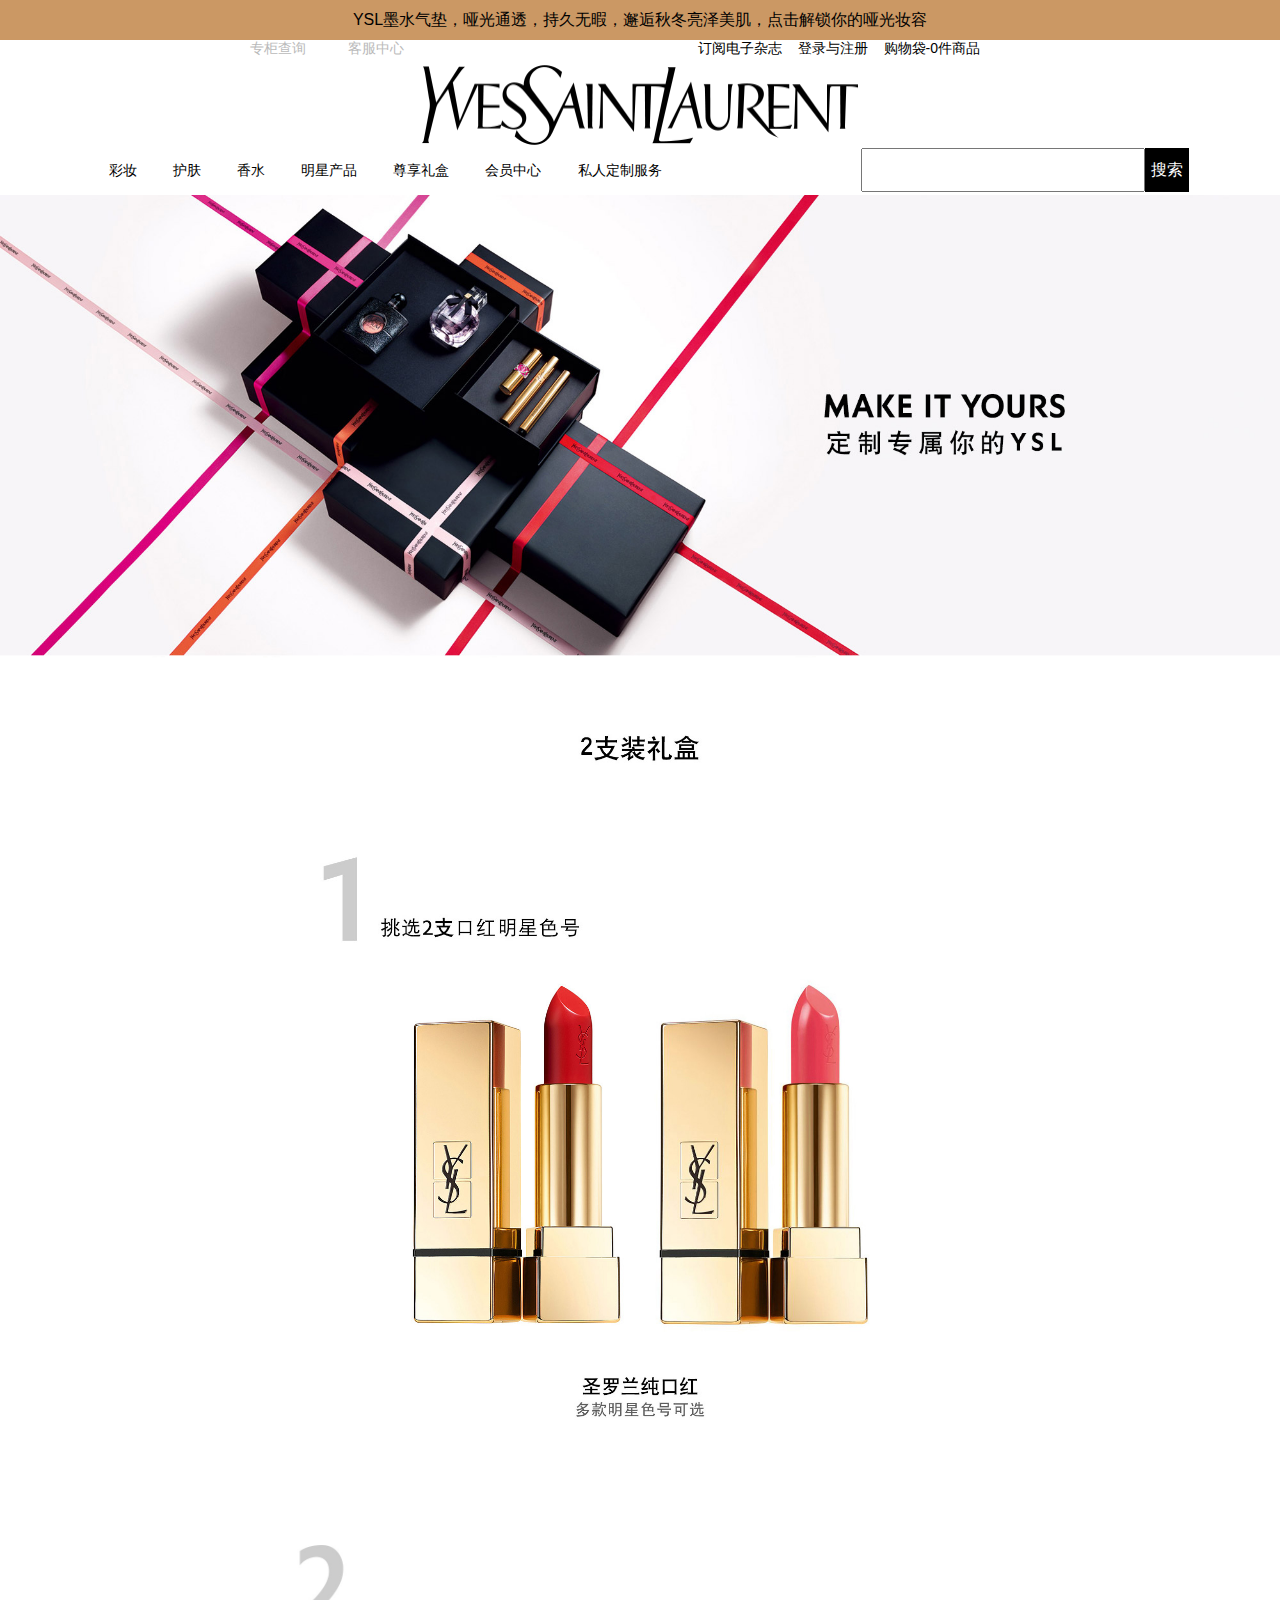
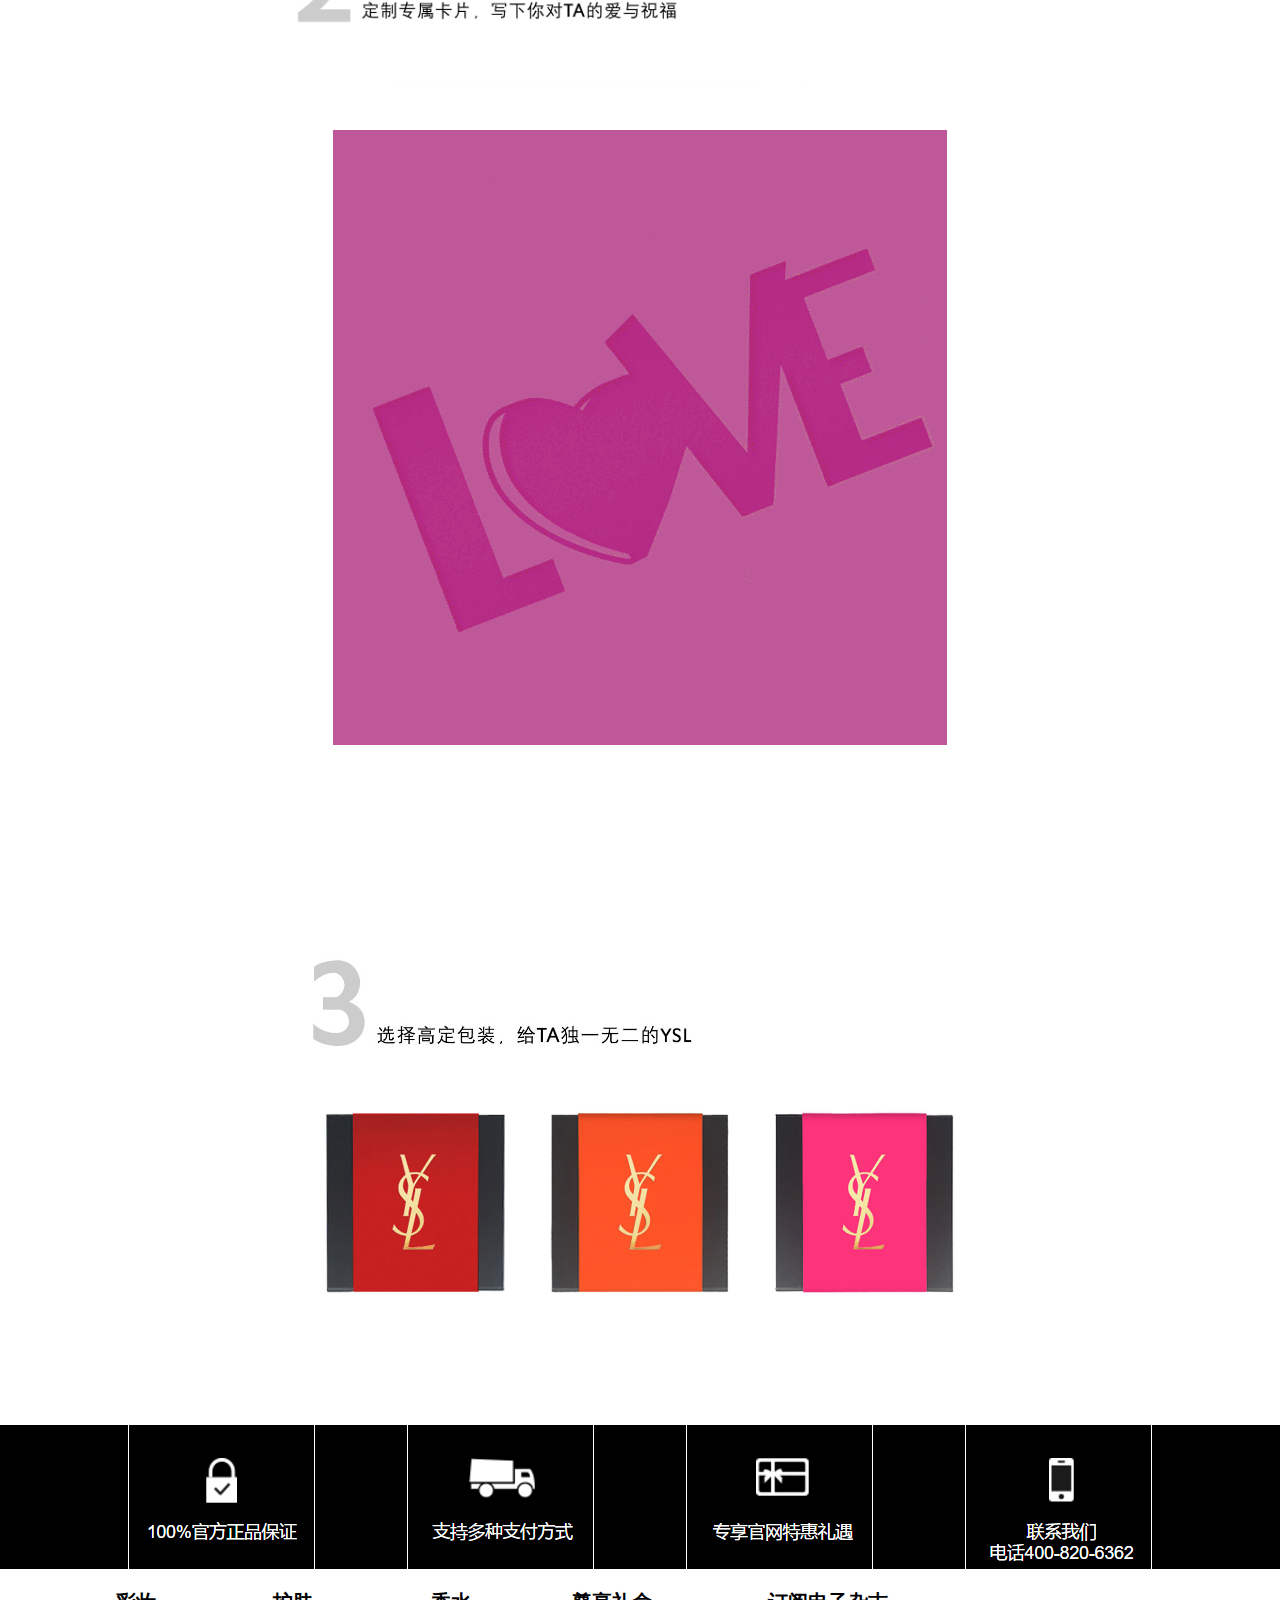
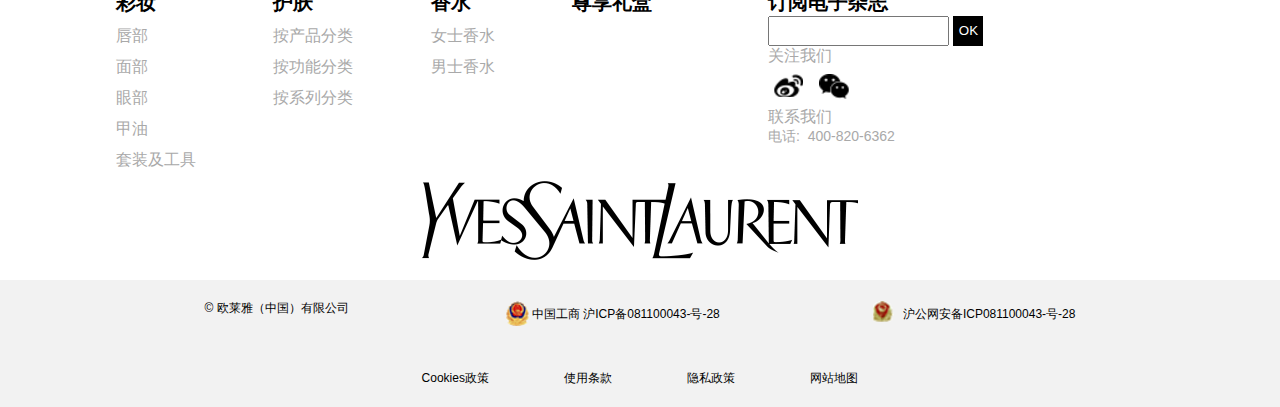
<file: ysl/siren.html>
<!DOCTYPE html>
<html lang="en">
<head>
        <meta charset="UTF-8"><!-- 支持中文的外国码 -->
		<meta name="Generator" content="EditPlus®">
		<meta name="Author" content="陆小夫"><!-- 作者 -->
		<meta name="Keywords" content="十里红妆  官网"><!-- 关键词： 到底有哪些东西进行总结，进行分类 -->
		<meta name="Description" content="粉底,彩妆"><!-- 页面的描述 -->
		<meta http-equiv="X-UA-Compatible" content="IE=deg,chrome=1" />
		<meta name="viewport" content="width=deice-width,initial-scale=1.0,maximum-scale=1.0,user-scalale=0" />
        <title>YSL圣罗兰美妆官方网站</title><!-- 页面标题 -->
        <link rel="stylesheet" href="./css/reset.css">
        <link rel="stylesheet" href="./css/siren.css">
        <link rel="shortcut icon" href="./images/ysl.jpg">
        <style>
    
        </style>
</head>
<body>
    <!-- 头部导航  开始 -->
    <div class="header">
        <nav class="nav-hot">
            <p><a href="./star.html">YSL墨水气垫，哑光通透，持久无暇，邂逅秋冬亮泽美肌，点击解锁你的哑光妆容</a></p>
        </nav>
        <nav class="nav-service">
            <div class="service">
                <ul class="guild-list">
                    <li><a href="javascript:;">专柜查询</a></li>
                    <li>
                        <a href="javascript:;">客服中心</a>
                        <!-- 客服中心 -->
                        <div class="service-c">
                            <div class="c-l">
                               
                                    <h5>我能帮到您什么?</h5>
                                    <ul class="h-list">
                                        <li><a href="javascript:;">常见问题</a></li>
                                        <li><a href="javascript:;">订单跟踪</a></li>
                                        <li><a href="javascript:;">送货与退货</a></li>
                                        <li><a href="javascript:;">订购信息</a></li>
                                        <li><a href="javascript:;">选择们的原因</a></li>
                                    </ul>
                                
                            </div>
                            <div class="c-r">
                                <h4>联系我们</h4>
                                <ul>
                                    <li>
                                        <a href="javascript:;">常见问题</a>
                                       
                                    </li>
                                    <li><a href="javascript:;">订单跟踪</a></li>
                                    <li><a href="javascript:;">订购信息</a></li>
                                </ul>
                            </div>
                        </div>
                    </li>
                </ul>
                <ul class="service-list">
                    <li>
                        <p>订阅电子杂志</p>
                        <!-- 订阅杂志 -->
                        <div class="sub">
                                <div class="s-l">
                                    <p class="p-e">请输入你的邮箱</p>
                                    <div class="em">
                                        <input type="email" placeholder="email" value="">
                                        <button>订阅</button>
                                    </div>
                                    <div class="tr">
                                        <input type="checkbox" >&nbsp;:
                                        <p>&nbsp;我同意依照本使用条款和隐私政策对我的个人信息进行收集和使用;我已阅读并确认被给予充分机会理解该使用条款和隐私政策的内容</p>
                                    </div>
                                </div>
                                <div class="s-r">
                                    <p>立即成为圣罗兰美妆官网会员,&nbsp;尊享VIP独家礼遇</p>
                                    <ul>
                                        <li>查看历史订单</li>
                                        <li>官网独家礼赠</li>
                                        <li>收藏您喜欢的产品</li>
                                        <li>一手新品咨讯</li>
                                    </ul>
                                    <a href="javascript:;"><button>立即注册</button></a>
                                </div>
                        </div>
                    </li>
                    <li>
                        <p>登录与注册</p>
                        <!-- 登录界面 login -->
                        <div class="login">
                            <div class="log-l" id="log-l" >
                                <h5>用户登录</h5>
                                <div class="inp">
                                    <input class="te" type="text" placeholder="请输入用户名">
                                    <input type="password" placeholder="请输入密码">
                                    <div class="status">
                                        <input type="checkbox"></input>&nbsp;
                                        <p>记住用户名</p>
                                        <a href="javascript:;">忘记密码?</a>
                                    </div>
                                    <button>登录</button>
                                </div>
                            </div>
                            <div class="log-r">
                                    <h5>官网专享</h5>
                                    <p>立即成为圣罗兰美妆官网会员,&nbsp;尊享VIP独家礼遇</p>
                                    <ul>
                                        <li>查看历史订单</li>
                                        <li>官网独家礼赠</li>
                                        <li>收藏您喜欢的产品</li>
                                        <li>一手新品咨讯</li>
                                    </ul>
                                    <button id="log-reg">立即注册</button>
                            </div>
                            <!-- 注册页面 -->
                            <div class="regsiter" id="regsiter" >
                                <form id="form" action="" target="get">
                                    <h4>用户注册</h4>
                                    <ul class="inp-list">
                                        <li>
                                            <input type="text" placeholder="用户名" value="">
                                            <p></p>
                                        </li>
                                        <li>
                                            <input type="email" placeholder="邮箱" value="">
                                            <p></p>
                                        </li>
                                        <li>
                                            <input type=""placeholder="手机号码" value="" pattern="1\d{10}">
                                            <p></p>
                                        </li>
                                        <li> 
                                            <input type="password" placeholder="密码" value="">
                                            <p></p>
                                        </li>
                                    </ul>
                                    <button id="sub-res">注册</button>
                                </form>
                            </div>
                        </div>
                    </li>
                    <li>
                       <p>购物袋-0件商品</p>
                       <div class="shop">
                           <div class="container">
                            <p>您的圣罗兰购物袋是空的.</p>
                            <a href="javascript:;">马上添加您喜欢的圣罗兰产品</a>
                           </div>
                           
                       </div>
                    </li>
                </ul>
            </div>
            <div class="joinus"></div>
        </nav>
        <nav class="nav-label">
            <h1>
                <a href="./star.html"><img src="./images/download.png" width="436" height="79" alt="商城图标"></a>
            </h1>
        </nav>
        <nav class="top-nav">
            <div class="t-l">
                <ul class="t-list">
                    <li>
                        <a href="javascript:;">彩妆</a>
                        <div class="sub-nav">
                            <ul class="s-list">
                                <li>
                                    <ul>
                                        <li><a href="javascript:;">唇部</a></li>
                                        <li><a href="javascript:;">唇膏</a></li>
                                        <li><a href="javascript:;">唇釉</a></li>
                                        <li><a href="javascript:;">唇油</a></li>
                                        <li><a href="javascript:;">唇夹霜</a></li>
                                    </ul>
                                </li>
                                <li>
                                    <ul>
                                        <li><a href="javascript:;">面部</a></li>
                                        <li><a href="javascript:;">明彩笔</a></li>
                                        <li><a href="javascript:;">妆前隔离</a></li>
                                        <li><a href="javascript:;">粉底</a></li>
                                        <li><a href="javascript:;">粉饼</a></li>
                                        <li><a href="javascript:;">蜜粉</a></li>
                                        <li><a href="javascript:;">腮红</a></li>
                                    </ul>
                                </li>
                                <li>
                                    <ul>
                                        <li><a href="javascript:;">眼部</a></li>
                                        <li><a href="javascript:;">睫毛膏</a></li>
                                        <li><a href="javascript:;">眼线</a></li>
                                        <li><a href="javascript:;">眉笔</a></li>
                                        <li><a href="javascript:;">眼影</a></li>

                                    </ul>
                                </li>
                                <li><a href="javascript:;">甲油</a></li>
                                <li><a href="javascript:;">套装及工具</a></li>

                            </ul>
                        </div>
                    </li>
                    <li>
                        <a href="javascript:;">护肤</a>
                        <div class="sub-nav2">
                            <ul class="s-list2">
                                <li>
                                    <ul>
                                        <li><a href="javascript:;">按产品分类</a></li>
                                        <li><a href="javascript:;">隔离防晒</a></li>
                                        <li><a href="javascript:;">卸妆清洁</a></li>
                                        <li><a href="javascript:;">爽肤</a></li>
                                        <li><a href="javascript:;">精华</a></li>
                                        <li><a href="javascript:;">面露/乳液</a></li>
                                        <li><a href="javascript:;">眉眼护理</a></li>
                                        <li><a href="javascript:;">护肤工具</a></li>
                                    </ul>
                                </li>
                                <li>
                                    <ul>
                                        <li><a href="javascript:;">按功能分类</a></li>
                                        <li><a href="javascript:;">Y型轮廓</a></li>
                                        <li><a href="javascript:;">全面清洁</a></li>
                                        <li><a href="javascript:;">提亮美白</a></li>
                                        <li><a href="javascript:;">至臻奢护</a></li>
                                        <li><a href="javascript:;">基础亮眼</a></li>
                                    </ul>
                                </li>
                                <li>
                                    <ul>
                                        <li><a href="javascript:;">按系列分类</a></li>
                                        <li><a href="javascript:;">纯白系列</a></li>
                                        <li><a href="javascript:;">妍活青春</a></li>
                                        <li><a href="javascript:;">臻透亮白</a></li>
                                        <li><a href="javascript:;">藏金奢妍</a></li>
                                        <li><a href="javascript:;">超模绝密</a></li>
                                    </ul>
                                </li>
                            </ul>
                        </div>
                    </li>
                    <li>
                        <a href="javascript:;">香水</a>
                        <div class="sub-nav3">
                                <ul class="s-list3">
                                    <li>
                                        <ul>
                                            <li><a href="javascript:;">女士香水</a></li>
                                            <li><a href="javascript:;">反转巴黎香水</a></li>
                                            <li><a href="javascript:;">鸦片香水</a></li>

                                        </ul>
                                    </li>
                                    <li>
                                        <ul>
                                            <li><a href="javascript:;">男生香水</a></li>
                                            <li><a href="javascript:;">天子骄子男士香水</a></li>
                                            <li><a href="javascript:;">暗夜男士香水</a></li>
                                            <li><a href="javascript:;">Y男士香水</a></li>

                                        </ul>
                                    </li>
                            </div>
                    </li>
                    <li><a href="./cosmetics..html">明星产品</a></li>
                    <li><a href="./enjoy.html">尊享礼盒</a></li>
                    <li><a href="./vip.html">会员中心</a></li>
                    <li><a href="./siren.html">私人定制服务</a></li>

                </ul>
            </div>
            <div class="t-r">
                <div class="search">
                    <input type="text" value="" >
                    <input type="submit"  value="搜索">
                </div>
            </div>
        </nav>
    </div>
     <!--  响应式  移动端头部 -->
     <header class="header-m">
        <div class="h-main">
            <div class="h-l">
                <a href="javascript:;">
                    <img src="./images/download.png" alt="图标">
                </a>
            </div>
            <div class="h-r">
               <div class="menu">
                   <i></i>
                   <i></i>
                   <i></i>
               </div>
               <div class="nav">
                   <ul>
                       <li><span>X</span></li>
                       <li><a href="./index.html">彩妆</a></li>
                       <li><a href="javascript:;">护肤工具</a></li>
                       <li><a href="javascript:;">香水</a></li>
                       <li><a href="./cosmetics..html">明星产品</a></li>
                       <li><a href="./enjoy.html">尊享礼盒</a></li>
                       <li><a href="./vip.html">会员中心</a></li>
                       <li><a href="./siren.html">私人定制</a></li>
                   </ul>
               </div>
            </div>
        </div>
   </header>
    <!--头部导航  结束 -->

    <!-- 主体内容开始 -->
    <div class="main">
        <section class="content">
        <div class="img-one">
                <img src="./images/pc01.jpg">
        </div>
        <ul>
            <li>
                    <div class="img-two">
                        <img src="./images/pc02.jpg">
                    </div>
            </li>
            <li>
                <div class="img-three">
                    <img src="./images/pc-gif.gif">
                </div>
            </li>
            <li>
                    <div class="img-four">
                        <img src="./images/pc04.jpg">
                    </div>

                </li>
        </ul>
        </section>
    </div>

    <!--底部内容开始 -->
    <div class="bottom">
            <footer class="footer">
                <div class="friend-link">
                    <ul>
                        <li>
                            <img src="./images/i1.png">
                        </li>
                        <li>
                            <img src="./images/i2.png">
    
                        </li>
                        <li>
                            <img src="./images/i3.png">
    
                        </li>
                        <li>
                            <img src="./images/i4.png">
    
                        </li>
                    </ul>
                </div>
                <div class="f-c">
                    <div class="f-l">
                        <ul>
                            <li>
                                <h6>彩妆</h6>
                                <ul>
                                    <li><a href="javascript:;">唇部</a></li>
                                    <li><a href="javascript:;">面部</a></li>
                                    <li><a href="javascript:;">眼部</a></li>
                                    <li><a href="javascript:;">甲油</a></li>
                                    <li><a href="javascript:;">套装及工具</a></li>
                                </ul>
                            </li>
                            <li>
                                <h6>护肤</h6>
                                <ul>
                                        <li><a href="javascript:;">按产品分类</a></li>
                                        <li><a href="javascript:;">按功能分类</a></li>
                                        <li><a href="javascript:;">按系列分类</a></li>
                                </ul>
                            </li>
                            <li>
                                    <h6>香水</h6>
                               <ul>
                                    <li><a href="javascript:;">女士香水</a></li>
                                    <li><a href="javascript:;">男士香水</a></li>
                               </ul>
                            </li>
                            <li>
                                <h6>尊享礼盒</h6>
                            </li>
                        </ul>
                    </div>
                    <div class="f-r">
                        <p>订阅电子杂志</p>
                        <div class="f-s">
                            <input type="email" value="">
                            <input type="submit" value="OK">
                        </div>
                        <div class="f-atten">
                            <p>关注我们</p>
                            <i>
                                <img src="./images/xinlang.png">
                            </i>
                            <i>
                                <img src="./images/weixin.png">
                            </i>
                        </div>
                        <div class="f-me">
                            <p>联系我们</p>
                            <p>电话:&nbsp;&nbsp;400-820-6362</p>
                        </div>
                    </div>
    
                </div>
                <div class="f-label">
                    <div class="img">
                        <img src="./images/download.png" alt="图标">
                    </div>
                </div>
                <div class="icp">
                    <ul>
                        <li>
                            <p>© 欧莱雅（中国）有限公司</p>
                        </li>
                        <li>
                            <i></i>
                            <p>中国工商 沪ICP备081100043-号-28</p>
                        </li>
                        <li>
                            <i></i>
                            <p>沪公网安备ICP081100043-号-28</p>
                        </li>
                    </ul>
                    <ul>
                        <li><p>Cookies政策</p></li>
                        <li><p>使用条款</p></li>
                        <li><p>隐私政策</p></li>
                        <li><p>网站地图</p></li>
    
                    </ul>
                </div>
            </footer>
    </div>
    <!--底部内容结束 -->
   

    <!-- 移动端兼容 -->
    <script src="./js/rem.js"></script>
   
    <script src="./js/siren.js" type="module"></script>
</body>
</html>
</file>
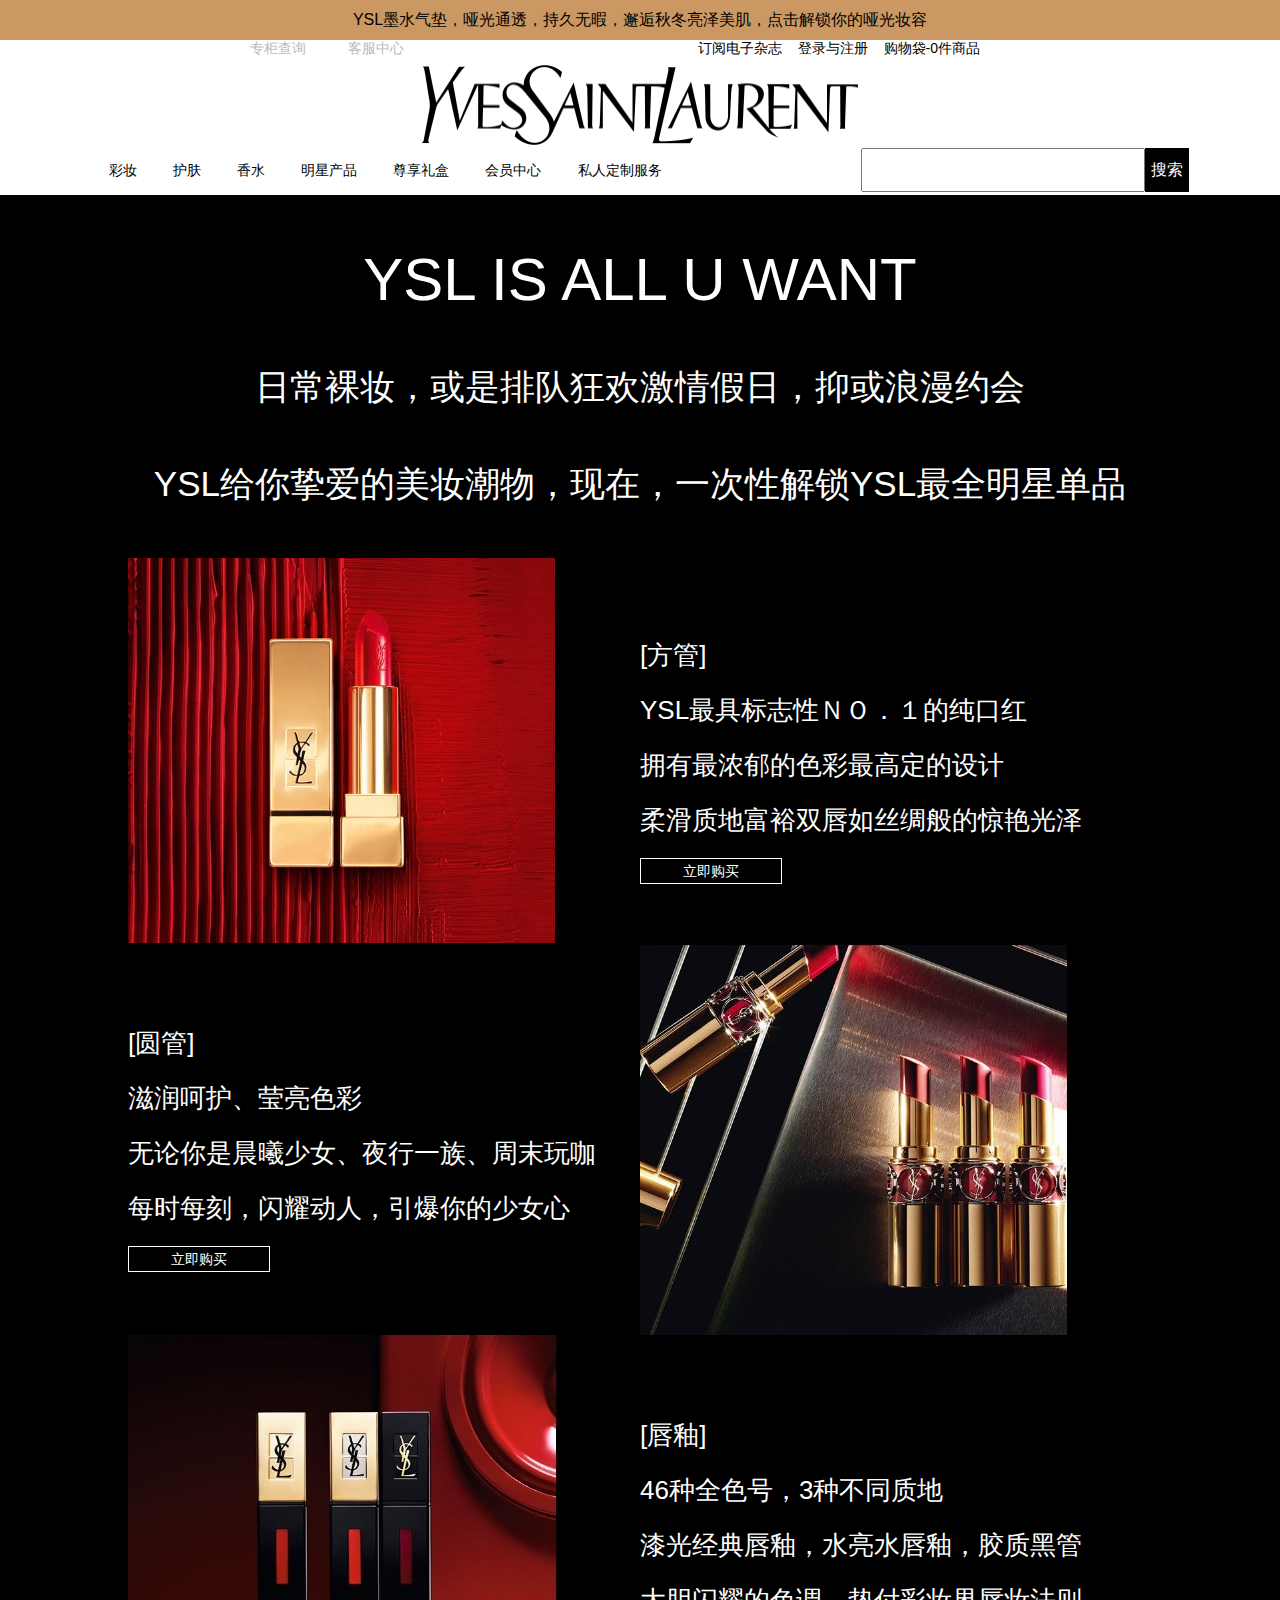
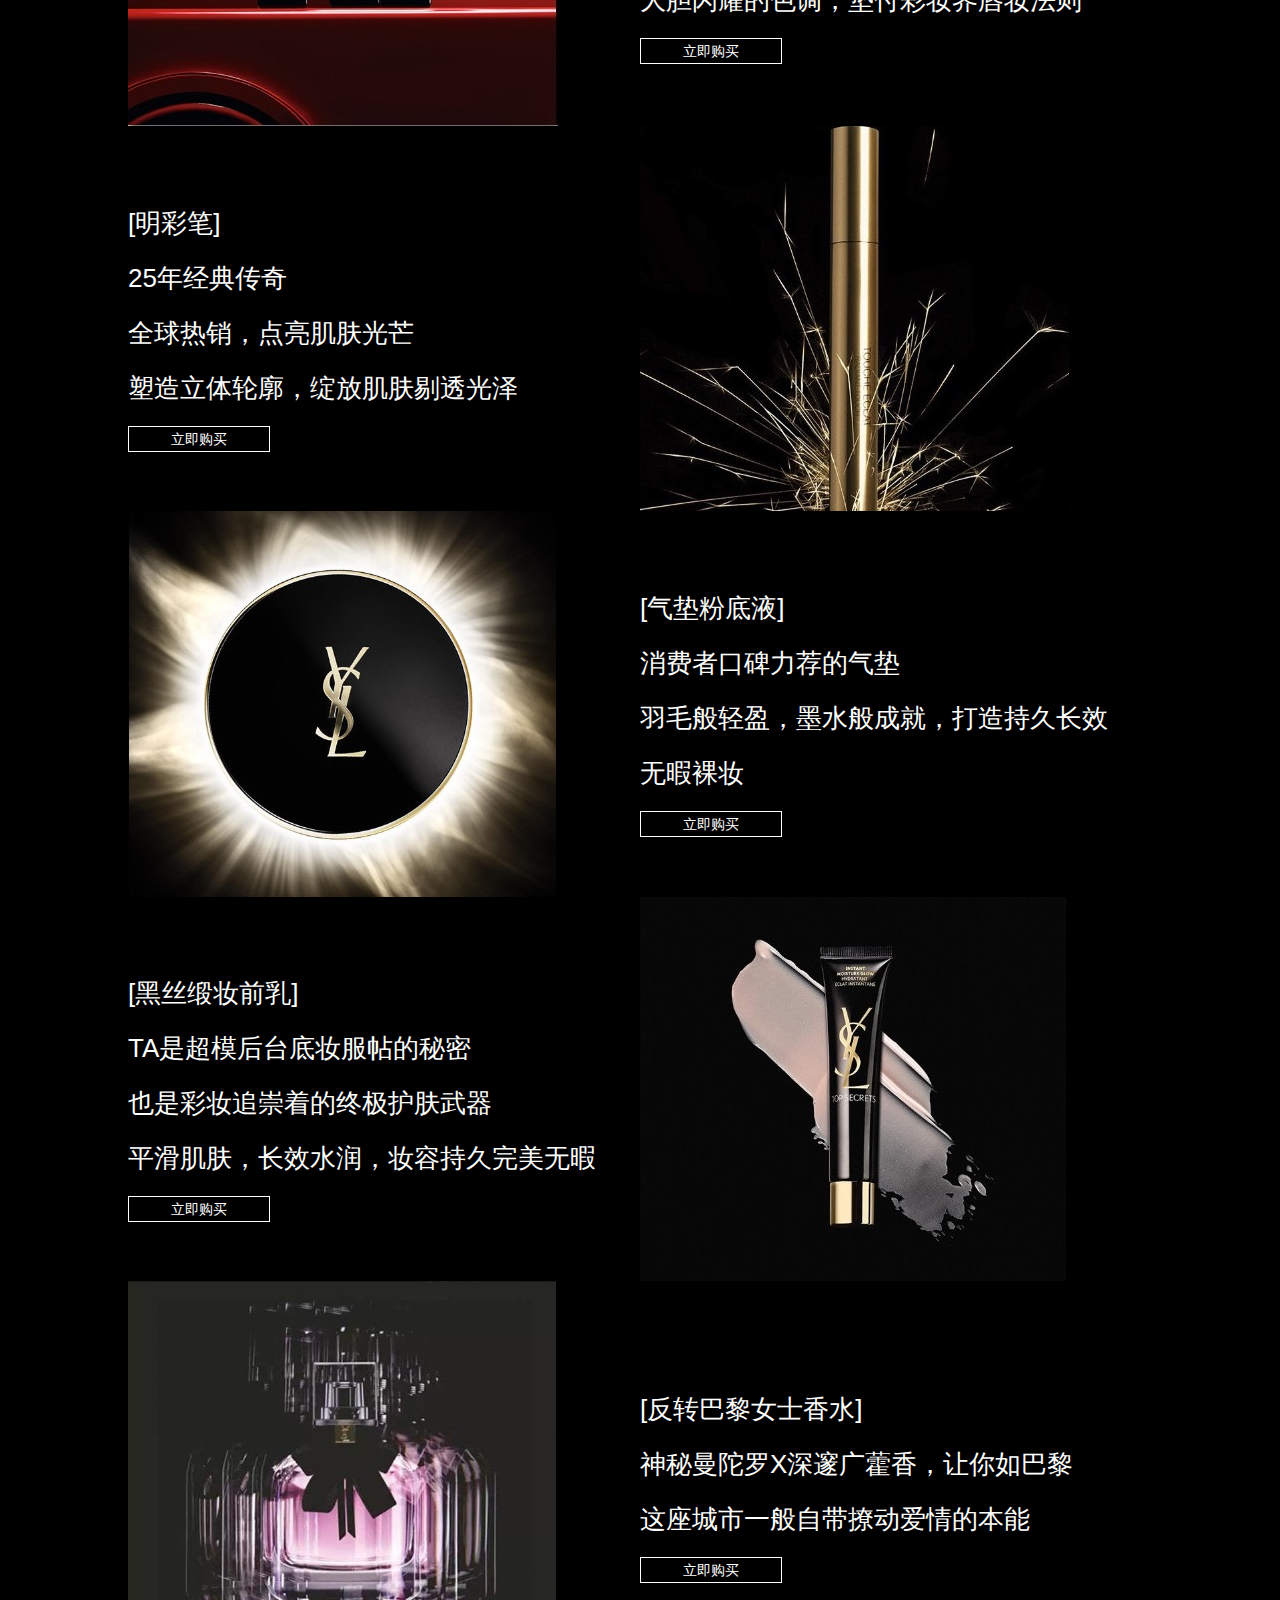
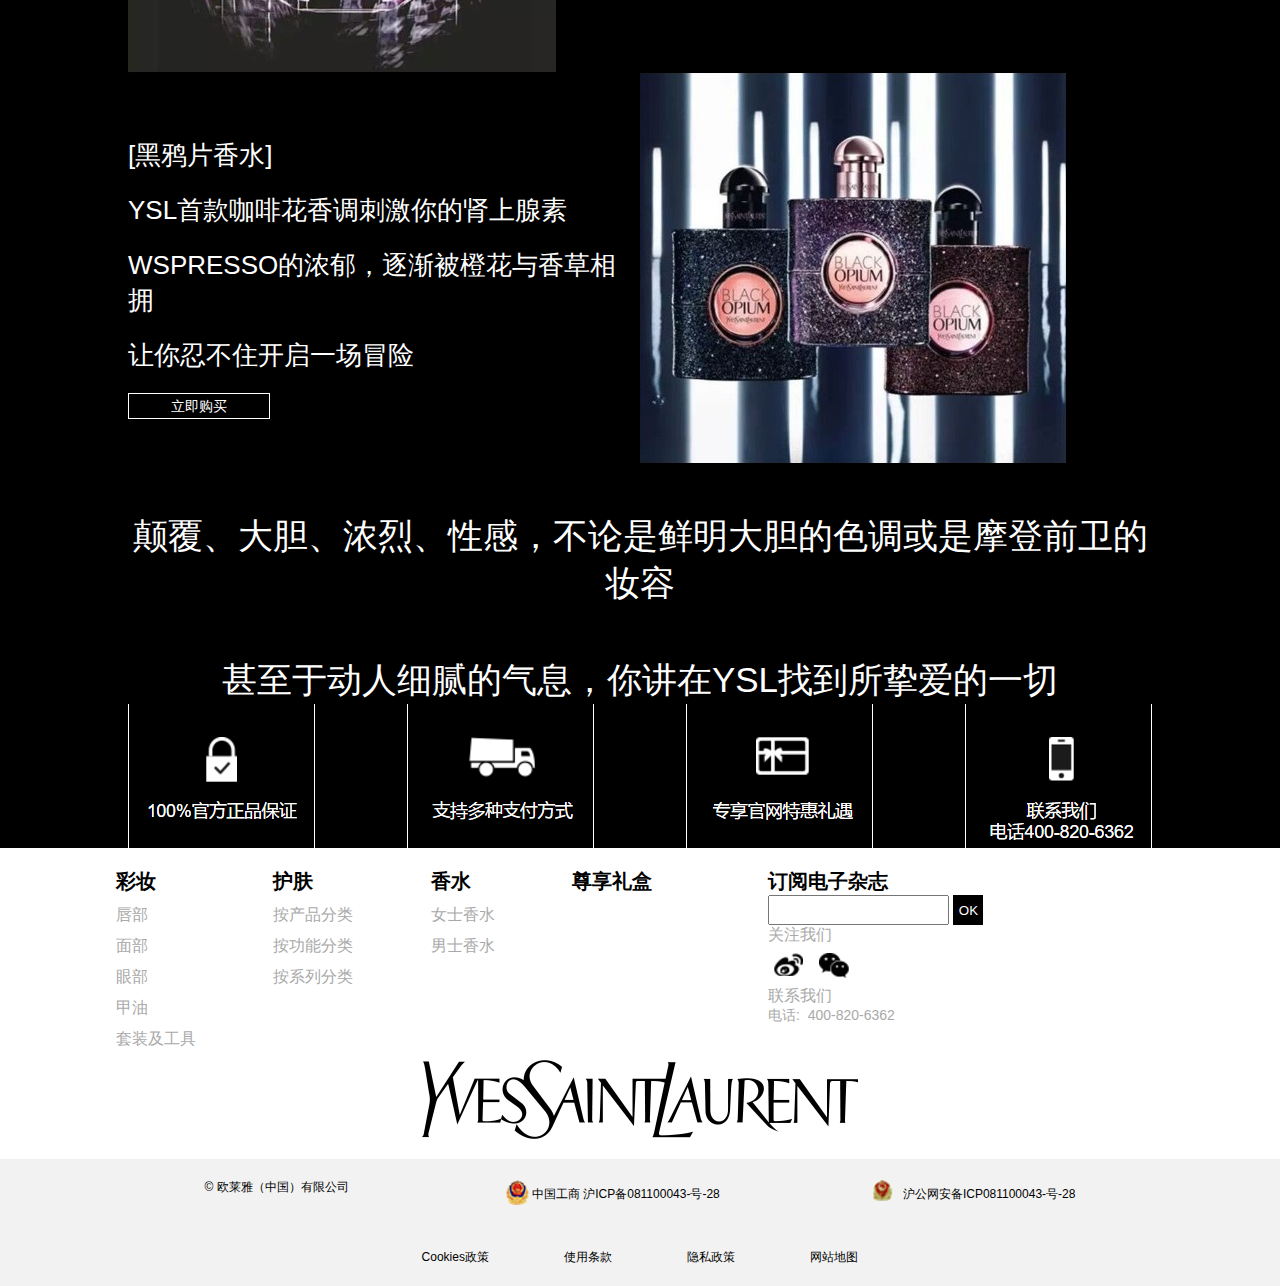
<file: ysl/star.html>
<!DOCTYPE html>
<html lang="en">
<head>
        <meta charset="UTF-8"><!-- 支持中文的外国码 -->
		<meta name="Generator" content="EditPlus®">
		<meta name="Author" content="陆小夫"><!-- 作者 -->
		<meta name="Keywords" content="十里红妆  官网"><!-- 关键词： 到底有哪些东西进行总结，进行分类 -->
		<meta name="Description" content="粉底,彩妆"><!-- 页面的描述 -->
		<meta http-equiv="X-UA-Compatible" content="IE=deg,chrome=1" />
		<meta name="viewport" content="width=deice-width,initial-scale=1.0,maximum-scale=1.0,user-scalale=0" />
        <title>YSL圣罗兰美妆官方网站</title><!-- 页面标题 -->
        <link rel="stylesheet" href="./css/reset.css">
        <link rel="stylesheet" href="./css/star.css">
        <!-- jquery cdn -->
        <link rel="shortcut icon" href="./images/ysl.jpg">
        <script src="https://cdn.bootcdn.net/ajax/libs/jquery/3.5.1/jquery.min.js"></script>
        <style>
    
        </style>
</head>
<body>
    <!-- 头部导航  开始 -->
    <div class="header">
        <nav class="nav-hot">
            <p><a href="./star.html">YSL墨水气垫，哑光通透，持久无暇，邂逅秋冬亮泽美肌，点击解锁你的哑光妆容</a></p>
        </nav>
        <nav class="nav-service">
            <div class="service">
                <ul class="guild-list">
                    <li><a href="javascript:;">专柜查询</a></li>
                    <li>
                        <a href="javascript:;">客服中心</a>
                        <!-- 客服中心 -->
                        <div class="service-c">
                            <div class="c-l">
                               
                                    <h5>我能帮到您什么?</h5>
                                    <ul class="h-list">
                                        <li><a href="javascript:;">常见问题</a></li>
                                        <li><a href="javascript:;">订单跟踪</a></li>
                                        <li><a href="javascript:;">送货与退货</a></li>
                                        <li><a href="javascript:;">订购信息</a></li>
                                        <li><a href="javascript:;">选择们的原因</a></li>
                                    </ul>
                                
                            </div>
                            <div class="c-r">
                                <h4>联系我们</h4>
                                <ul>
                                    <li>
                                        <a href="javascript:;">常见问题</a>
                                       
                                    </li>
                                    <li><a href="javascript:;">订单跟踪</a></li>
                                    <li><a href="javascript:;">订购信息</a></li>
                                </ul>
                            </div>
                        </div>
                    </li>
                </ul>
                <ul class="service-list">
                    <li>
                        <p>订阅电子杂志</p>
                        <!-- 订阅杂志 -->
                        <div class="sub">
                                <div class="s-l">
                                    <p class="p-e">请输入你的邮箱</p>
                                    <div class="em">
                                        <input type="email" placeholder="email" value="">
                                        <button>订阅</button>
                                    </div>
                                    <div class="tr">
                                        <input type="checkbox" >&nbsp;:
                                        <p>&nbsp;我同意依照本使用条款和隐私政策对我的个人信息进行收集和使用;我已阅读并确认被给予充分机会理解该使用条款和隐私政策的内容</p>
                                    </div>
                                </div>
                                <div class="s-r">
                                    <p>立即成为圣罗兰美妆官网会员,&nbsp;尊享VIP独家礼遇</p>
                                    <ul>
                                        <li>查看历史订单</li>
                                        <li>官网独家礼赠</li>
                                        <li>收藏您喜欢的产品</li>
                                        <li>一手新品咨讯</li>
                                    </ul>
                                    <a href="javascript:;"><button>立即注册</button></a>
                                </div>
                        </div>
                    </li>
                    <li>
                        <p>登录与注册</p>
                        <!-- 登录界面 login -->
                        <div class="login">
                            <div class="log-l" id="log-l" >
                                <h5>用户登录</h5>
                                <div class="inp">
                                    <input class="te" type="text" placeholder="请输入用户名">
                                    <input type="password" placeholder="请输入密码">
                                    <div class="status">
                                        <input type="checkbox"></input>&nbsp;
                                        <p>记住用户名</p>
                                        <a href="javascript:;">忘记密码?</a>
                                    </div>
                                    <button>登录</button>
                                </div>
                            </div>
                            <div class="log-r">
                                    <h5>官网专享</h5>
                                    <p>立即成为圣罗兰美妆官网会员,&nbsp;尊享VIP独家礼遇</p>
                                    <ul>
                                        <li>查看历史订单</li>
                                        <li>官网独家礼赠</li>
                                        <li>收藏您喜欢的产品</li>
                                        <li>一手新品咨讯</li>
                                    </ul>
                                    <button id="log-reg">立即注册</button>
                            </div>
                            <!-- 注册页面 -->
                            <div class="regsiter" id="regsiter" >
                                <form id="form" action="" target="get">
                                    <h4>用户注册</h4>
                                    <ul class="inp-list">
                                        <li>
                                            <input type="text" placeholder="用户名" value="">
                                            <p></p>
                                        </li>
                                        <li>
                                            <input type="email" placeholder="邮箱" value="">
                                            <p></p>
                                        </li>
                                        <li>
                                            <input type=""placeholder="手机号码" value="" pattern="1\d{10}">
                                            <p></p>
                                        </li>
                                        <li> 
                                            <input type="password" placeholder="密码" value="">
                                            <p></p>
                                        </li>
                                    </ul>
                                    <button id="sub-res">注册</button>
                                </form>
                            </div>
                        </div>
                    </li>
                    <li>
                       <p>购物袋-0件商品</p>
                       <div class="shop">
                           <div class="container">
                            <p>您的圣罗兰购物袋是空的.</p>
                            <a href="javascript:;">马上添加您喜欢的圣罗兰产品</a>
                           </div>
                           
                       </div>
                    </li>
                </ul>
            </div>
            <div class="joinus"></div>
        </nav>
        <nav class="nav-label">
            <h1>
                <a href="./star.html"><img src="./images/download.png" width="436" height="79" alt="商城图标"></a>
            </h1>
        </nav>
        <nav class="top-nav">
            <div class="t-l">
                <ul class="t-list">
                    <li>
                        <a href="javascript:;">彩妆</a>
                        <div class="sub-nav">
                            <ul class="s-list">
                                <li>
                                    <ul>
                                        <li><a href="javascript:;">唇部</a></li>
                                        <li><a href="javascript:;">唇膏</a></li>
                                        <li><a href="javascript:;">唇釉</a></li>
                                        <li><a href="javascript:;">唇油</a></li>
                                        <li><a href="javascript:;">唇夹霜</a></li>
                                    </ul>
                                </li>
                                <li>
                                    <ul>
                                        <li><a href="javascript:;">面部</a></li>
                                        <li><a href="javascript:;">明彩笔</a></li>
                                        <li><a href="javascript:;">妆前隔离</a></li>
                                        <li><a href="javascript:;">粉底</a></li>
                                        <li><a href="javascript:;">粉饼</a></li>
                                        <li><a href="javascript:;">蜜粉</a></li>
                                        <li><a href="javascript:;">腮红</a></li>
                                    </ul>
                                </li>
                                <li>
                                    <ul>
                                        <li><a href="javascript:;">眼部</a></li>
                                        <li><a href="javascript:;">睫毛膏</a></li>
                                        <li><a href="javascript:;">眼线</a></li>
                                        <li><a href="javascript:;">眉笔</a></li>
                                        <li><a href="javascript:;">眼影</a></li>

                                    </ul>
                                </li>
                                <li><a href="javascript:;">甲油</a></li>
                                <li><a href="javascript:;">套装及工具</a></li>

                            </ul>
                        </div>
                    </li>
                    <li>
                        <a href="javascript:;">护肤</a>
                        <div class="sub-nav2">
                            <ul class="s-list2">
                                <li>
                                    <ul>
                                        <li><a href="javascript:;">按产品分类</a></li>
                                        <li><a href="javascript:;">隔离防晒</a></li>
                                        <li><a href="javascript:;">卸妆清洁</a></li>
                                        <li><a href="javascript:;">爽肤</a></li>
                                        <li><a href="javascript:;">精华</a></li>
                                        <li><a href="javascript:;">面露/乳液</a></li>
                                        <li><a href="javascript:;">眉眼护理</a></li>
                                        <li><a href="javascript:;">护肤工具</a></li>
                                    </ul>
                                </li>
                                <li>
                                    <ul>
                                        <li><a href="javascript:;">按功能分类</a></li>
                                        <li><a href="javascript:;">Y型轮廓</a></li>
                                        <li><a href="javascript:;">全面清洁</a></li>
                                        <li><a href="javascript:;">提亮美白</a></li>
                                        <li><a href="javascript:;">至臻奢护</a></li>
                                        <li><a href="javascript:;">基础亮眼</a></li>
                                    </ul>
                                </li>
                                <li>
                                    <ul>
                                        <li><a href="javascript:;">按系列分类</a></li>
                                        <li><a href="javascript:;">纯白系列</a></li>
                                        <li><a href="javascript:;">妍活青春</a></li>
                                        <li><a href="javascript:;">臻透亮白</a></li>
                                        <li><a href="javascript:;">藏金奢妍</a></li>
                                        <li><a href="javascript:;">超模绝密</a></li>
                                    </ul>
                                </li>
                            </ul>
                        </div>
                    </li>
                    <li>
                        <a href="javascript:;">香水</a>
                        <div class="sub-nav3">
                                <ul class="s-list3">
                                    <li>
                                        <ul>
                                            <li><a href="javascript:;">女士香水</a></li>
                                            <li><a href="javascript:;">反转巴黎香水</a></li>
                                            <li><a href="javascript:;">鸦片香水</a></li>

                                        </ul>
                                    </li>
                                    <li>
                                        <ul>
                                            <li><a href="javascript:;">男生香水</a></li>
                                            <li><a href="javascript:;">天子骄子男士香水</a></li>
                                            <li><a href="javascript:;">暗夜男士香水</a></li>
                                            <li><a href="javascript:;">Y男士香水</a></li>

                                        </ul>
                                    </li>
                            </div>
                    </li>
                    <li><a href="./cosmetics..html">明星产品</a></li>
                    <li><a href="./enjoy.html">尊享礼盒</a></li>
                    <li><a href="./vip.html">会员中心</a></li>
                    <li><a href="./siren.html">私人定制服务</a></li>

                </ul>
            </div>
            <div class="t-r">
                <div class="search">
                    <input type="text" value="" >
                    <input type="submit"  value="搜索">
                </div>
            </div>
        </nav>
    </div>
     <!--  响应式  移动端头部 -->
     <header class="header-m">
        <div class="h-main">
            <div class="h-l">
                <a href="javascript:;">
                    <img src="./images/download.png" alt="图标">
                </a>
            </div>
            <div class="h-r">
               <div class="menu">
                   <i></i>
                   <i></i>
                   <i></i>
               </div>
               <div class="nav">
                   <ul>
                       <li><span>X</span></li>
                       <li><a href="./index.html">彩妆</a></li>
                       <li><a href="javascript:;">护肤工具</a></li>
                       <li><a href="javascript:;">香水</a></li>
                       <li><a href="./cosmetics..html">明星产品</a></li>
                       <li><a href="./enjoy.html">尊享礼盒</a></li>
                       <li><a href="./vip.html">会员中心</a></li>
                       <li><a href="./siren.html">私人定制</a></li>
                   </ul>
               </div>
            </div>
        </div>
   </header>
    <!--头部导航  结束 -->

    <!-- 主体内容开始 -->
    <div class="main">
        <section class="content">
             <ul class="t-list">
                <li>
                    <p>YSL IS ALL U WANT</p>
                </li>
                <li>
                    <p>日常裸妆，或是排队狂欢激情假日，抑或浪漫约会</p>
                </li>
                <li>
                    <p>YSL给你挚爱的美妆潮物，现在，一次性解锁YSL最全明星单品</p>
                </li>
             </ul>
             <div class="m-box">
                 <ul>
                     <li>
                         <div class="m-l">
                             <img src="./images/2018-10-16_204123.jpg" alt="">
                         </div>
                         <div class="m-r">
                             <ul>
                                 <li><p>[方管]</p></li>
                                 <li><p>YSL最具标志性ＮＯ．１的纯口红</p></li>
                                 <li><p>拥有最浓郁的色彩最高定的设计</p></li>
                                 <li><p>柔滑质地富裕双唇如丝绸般的惊艳光泽</p></li>
                                 <li><a href="javascript:;">立即购买</a></li>

                             </ul>
                         </div>

                     </li>
                     <li>
                            <div class="m-l">
                                <img src="./images/2018-10-16_204217.jpg" alt="">
                            </div>
                            <div class="m-r">
                                <ul>
                                    <li><p>[圆管]</p></li>
                                    <li><p>滋润呵护、莹亮色彩</p></li>
                                    <li><p>无论你是晨曦少女、夜行一族、周末玩咖</p></li>
                                    <li><p>每时每刻，闪耀动人，引爆你的少女心</p></li>
                                    <li><a href="javascript:;">立即购买</a></li>
   
                                </ul>
                            </div>
   
                    </li>
                    <li>
                        <div class="m-l">
                            <img src="./images/2018-10-16_204456.jpg" alt="">
                        </div>
                        <div class="m-r">
                            <ul>
                                <li>
                                    <p>[唇釉]</p>
                                </li>
                                <li>
                                    <p>46种全色号，3种不同质地</p>
                                </li>
                                <li>
                                    <p>漆光经典唇釉，水亮水唇釉，胶质黑管</p>
                                </li>
                                <li>
                                    <p>大胆闪耀的色调，垫付彩妆界唇妆法则</p>
                                </li>
                                <li><a href="javascript:;">立即购买</a></li>
                    
                            </ul>
                        </div>
                    
                    </li>
                    <li>
                            <div class="m-l">
                                <img src="./images/2018-10-16_204534.jpg" alt="">
                            </div>
                            <div class="m-r">
                                <ul>
                                    <li>
                                        <p>[明彩笔]</p>
                                    </li>
                                    <li>
                                        <p>25年经典传奇</p>
                                    </li>
                                    <li>
                                        <p>全球热销，点亮肌肤光芒</p>
                                    </li>
                                    <li>
                                        <p>塑造立体轮廓，绽放肌肤剔透光泽</p>
                                    </li>
                                    <li><a href="javascript:;">立即购买</a></li>
                        
                                </ul>
                            </div>
                        
                    </li>
                    <li>
                            <div class="m-l">
                                <img src="./images/2018-10-16_204552.jpg" alt="">
                            </div>
                            <div class="m-r">
                                <ul>
                                    <li>
                                        <p>[气垫粉底液]</p>
                                    </li>
                                    <li>
                                        <p>消费者口碑力荐的气垫</p>
                                    </li>
                                    <li>
                                        <p>羽毛般轻盈，墨水般成就，打造持久长效</p>
                                    </li>
                                    <li>
                                        <p>无暇裸妆</p>
                                    </li>
                                    <li><a href="javascript:;">立即购买</a></li>
                        
                                </ul>
                            </div>
                        
                    </li>
                    <li>
                            <div class="m-l">
                                <img src="./images/2018-10-16_204612.jpg" alt="">
                            </div>
                            <div class="m-r">
                                <ul>
                                    <li>
                                        <p>[黑丝缎妆前乳]</p>
                                    </li>
                                    <li>
                                        <p>TA是超模后台底妆服帖的秘密</p>
                                    </li>
                                    <li>
                                        <p>也是彩妆追崇着的终极护肤武器</p>
                                    </li>
                                    <li>
                                        <p>平滑肌肤，长效水润，妆容持久完美无暇</p>
                                    </li>
                                    <li><a href="javascript:;">立即购买</a></li>
                        
                                </ul>
                            </div>
                        
                    </li>
                    <li>
                            <div class="m-l">
                                <img src="./images/2018-10-16_204624.jpg" alt="">
                            </div>
                            <div class="m-r">
                                <ul>
                                    <li>
                                        <p>[反转巴黎女士香水]</p>
                                    </li>
                                    <li>
                                        <p>神秘曼陀罗X深邃广藿香，让你如巴黎</p>
                                    </li>
                                    <li>
                                        <p>这座城市一般自带撩动爱情的本能</p>
                                    </li>
                                    <li>
                                    </li>
                                    <li><a href="javascript:;">立即购买</a></li>
                        
                                </ul>
                            </div>
                        
                    </li>
                    <li>
                            <div class="m-l">
                                <img src="./images/2018-10-16_204637.jpg" alt="">
                            </div>
                            <div class="m-r">
                                <ul>
                                    <li>
                                        <p>[黑鸦片香水]</p>
                                    </li>
                                    <li>
                                        <p>YSL首款咖啡花香调刺激你的肾上腺素</p>
                                    </li>
                                    <li>
                                        <p>WSPRESSO的浓郁，逐渐被橙花与香草相拥</p>
                                    </li>
                                    <li>
                                        <p>让你忍不住开启一场冒险</p>
                                    </li>
                                    <li><a href="javascript:;">立即购买</a></li>
                        
                                </ul>
                            </div>
                        
                    </li>
                 </ul>
             </div>
             <ul class="t-foot">
                <li>
                    <p>颠覆、大胆、浓烈、性感，不论是鲜明大胆的色调或是摩登前卫的妆容</p>
                </li>
                <li>
                    <p>甚至于动人细腻的气息，你讲在YSL找到所挚爱的一切</p>
                </li>
            </ul>
        </section>
    </div>

    <!--底部内容开始 -->
    <div class="bottom">
            <footer class="footer">
                <div class="friend-link">
                    <ul>
                        <li>
                            <img src="./images/i1.png">
                        </li>
                        <li>
                            <img src="./images/i2.png">
    
                        </li>
                        <li>
                            <img src="./images/i3.png">
    
                        </li>
                        <li>
                            <img src="./images/i4.png">
    
                        </li>
                    </ul>
                </div>
                <div class="f-c">
                    <div class="f-l">
                        <ul>
                            <li>
                                <h6>彩妆</h6>
                                <ul>
                                    <li><a href="javascript:;">唇部</a></li>
                                    <li><a href="javascript:;">面部</a></li>
                                    <li><a href="javascript:;">眼部</a></li>
                                    <li><a href="javascript:;">甲油</a></li>
                                    <li><a href="javascript:;">套装及工具</a></li>
                                </ul>
                            </li>
                            <li>
                                <h6>护肤</h6>
                                <ul>
                                        <li><a href="javascript:;">按产品分类</a></li>
                                        <li><a href="javascript:;">按功能分类</a></li>
                                        <li><a href="javascript:;">按系列分类</a></li>
                                </ul>
                            </li>
                            <li>
                                    <h6>香水</h6>
                               <ul>
                                    <li><a href="javascript:;">女士香水</a></li>
                                    <li><a href="javascript:;">男士香水</a></li>
                               </ul>
                            </li>
                            <li>
                                <h6>尊享礼盒</h6>
                            </li>
                        </ul>
                    </div>
                    <div class="f-r">
                        <p>订阅电子杂志</p>
                        <div class="f-s">
                            <input type="email" value="">
                            <input type="submit" value="OK">
                        </div>
                        <div class="f-atten">
                            <p>关注我们</p>
                            <i>
                                <img src="./images/xinlang.png">
                            </i>
                            <i>
                                <img src="./images/weixin.png">
                            </i>
                        </div>
                        <div class="f-me">
                            <p>联系我们</p>
                            <p>电话:&nbsp;&nbsp;400-820-6362</p>
                        </div>
                    </div>
    
                </div>
                <div class="f-label">
                    <div class="img">
                        <img src="./images/download.png" alt="图标">
                    </div>
                </div>
                <div class="icp">
                    <ul>
                        <li>
                            <p>© 欧莱雅（中国）有限公司</p>
                        </li>
                        <li>
                            <i></i>
                            <p>中国工商 沪ICP备081100043-号-28</p>
                        </li>
                        <li>
                            <i></i>
                            <p>沪公网安备ICP081100043-号-28</p>
                        </li>
                    </ul>
                    <ul>
                        <li><p>Cookies政策</p></li>
                        <li><p>使用条款</p></li>
                        <li><p>隐私政策</p></li>
                        <li><p>网站地图</p></li>
    
                    </ul>
                </div>
            </footer>
    </div>
    <!--底部内容结束 -->
   

    <!-- 移动端兼容 -->
    <script src="./js/rem.js"></script>
   
    <script src="./js/star.js" type="module"></script>
</body>
</html>
</file>
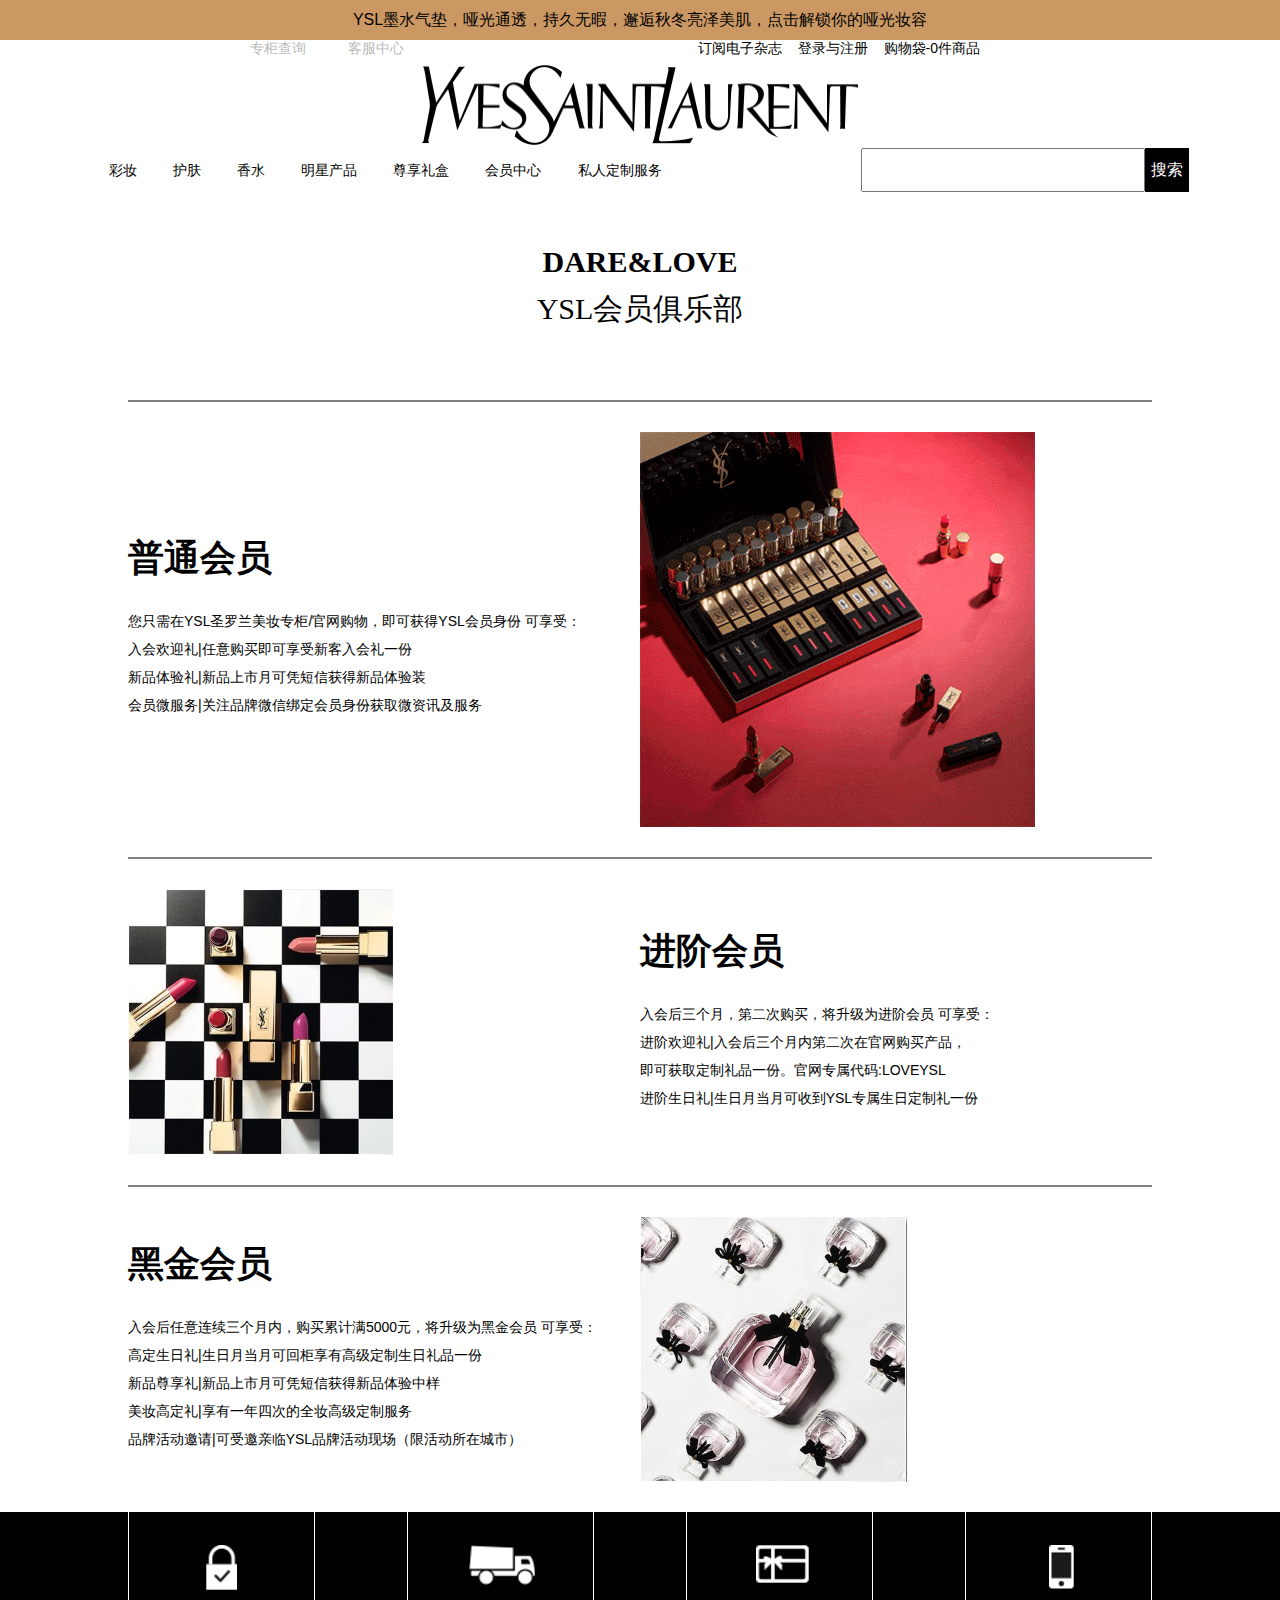
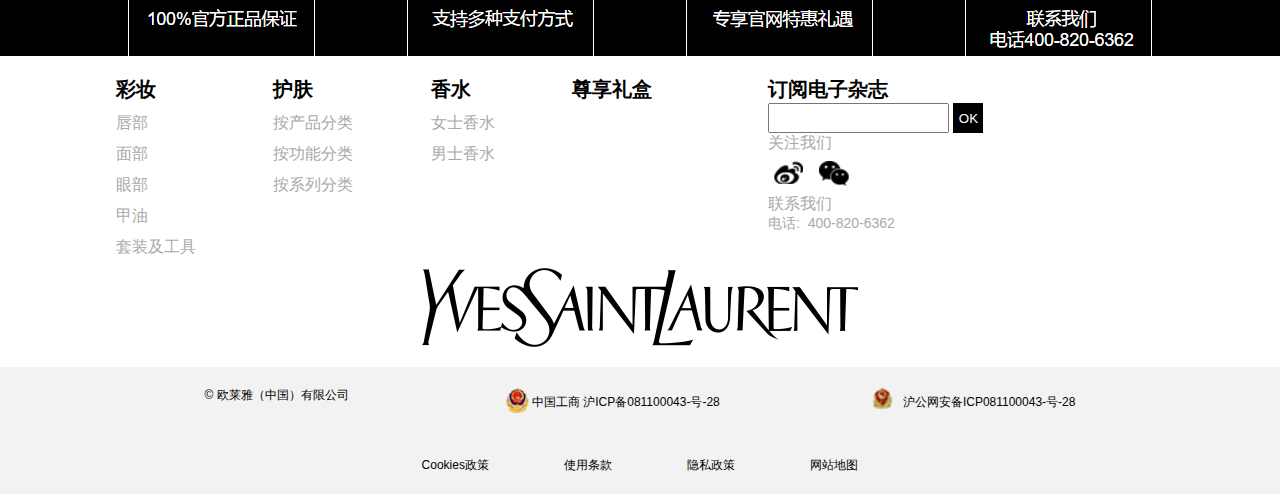
<file: ysl/vip.html>
<!DOCTYPE html>
<html lang="en">
<head>
        <meta charset="UTF-8"><!-- 支持中文的外国码 -->
		<meta name="Generator" content="EditPlus®">
		<meta name="Author" content="陆小夫"><!-- 作者 -->
		<meta name="Keywords" content="十里红妆  官网"><!-- 关键词： 到底有哪些东西进行总结，进行分类 -->
		<meta name="Description" content="粉底,彩妆"><!-- 页面的描述 -->
		<meta http-equiv="X-UA-Compatible" content="IE=deg,chrome=1" />
		<meta name="viewport" content="width=deice-width,initial-scale=1.0,maximum-scale=1.0,user-scalale=0" />
        <title>YSL圣罗兰美妆官方网站</title><!-- 页面标题 -->
        <link rel="stylesheet" href="./css/reset.css">
        <link rel="stylesheet" href="./css/vip.css">
        <!-- jquery cdn -->
        <link rel="shortcut icon" href="./images/ysl.jpg">
        <script src="https://cdn.bootcdn.net/ajax/libs/jquery/3.5.1/jquery.min.js"></script>
        <style>
    
        </style>
</head>
<body>
    <!-- 头部导航  开始 -->
    <div class="header">
        <nav class="nav-hot">
            <p><a href="./star.html">YSL墨水气垫，哑光通透，持久无暇，邂逅秋冬亮泽美肌，点击解锁你的哑光妆容</a></p>
        </nav>
        <nav class="nav-service">
            <div class="service">
                <ul class="guild-list">
                    <li><a href="javascript:;">专柜查询</a></li>
                    <li>
                        <a href="javascript:;">客服中心</a>
                        <!-- 客服中心 -->
                        <div class="service-c">
                            <div class="c-l">
                               
                                    <h5>我能帮到您什么?</h5>
                                    <ul class="h-list">
                                        <li><a href="javascript:;">常见问题</a></li>
                                        <li><a href="javascript:;">订单跟踪</a></li>
                                        <li><a href="javascript:;">送货与退货</a></li>
                                        <li><a href="javascript:;">订购信息</a></li>
                                        <li><a href="javascript:;">选择们的原因</a></li>
                                    </ul>
                                
                            </div>
                            <div class="c-r">
                                <h4>联系我们</h4>
                                <ul>
                                    <li>
                                        <a href="javascript:;">常见问题</a>
                                       
                                    </li>
                                    <li><a href="javascript:;">订单跟踪</a></li>
                                    <li><a href="javascript:;">订购信息</a></li>
                                </ul>
                            </div>
                        </div>
                    </li>
                </ul>
                <ul class="service-list">
                    <li>
                        <p>订阅电子杂志</p>
                        <!-- 订阅杂志 -->
                        <div class="sub">
                                <div class="s-l">
                                    <p class="p-e">请输入你的邮箱</p>
                                    <div class="em">
                                        <input type="email" placeholder="email" value="">
                                        <button>订阅</button>
                                    </div>
                                    <div class="tr">
                                        <input type="checkbox" >&nbsp;:
                                        <p>&nbsp;我同意依照本使用条款和隐私政策对我的个人信息进行收集和使用;我已阅读并确认被给予充分机会理解该使用条款和隐私政策的内容</p>
                                    </div>
                                </div>
                                <div class="s-r">
                                    <p>立即成为圣罗兰美妆官网会员,&nbsp;尊享VIP独家礼遇</p>
                                    <ul>
                                        <li>查看历史订单</li>
                                        <li>官网独家礼赠</li>
                                        <li>收藏您喜欢的产品</li>
                                        <li>一手新品咨讯</li>
                                    </ul>
                                    <a href="javascript:;"><button>立即注册</button></a>
                                </div>
                        </div>
                    </li>
                    <li>
                        <p>登录与注册</p>
                        <!-- 登录界面 login -->
                        <div class="login">
                            <div class="log-l" id="log-l" >
                                <h5>用户登录</h5>
                                <div class="inp">
                                    <input class="te" type="text" placeholder="请输入用户名">
                                    <input type="password" placeholder="请输入密码">
                                    <div class="status">
                                        <input type="checkbox"></input>&nbsp;
                                        <p>记住用户名</p>
                                        <a href="javascript:;">忘记密码?</a>
                                    </div>
                                    <button>登录</button>
                                </div>
                            </div>
                            <div class="log-r">
                                    <h5>官网专享</h5>
                                    <p>立即成为圣罗兰美妆官网会员,&nbsp;尊享VIP独家礼遇</p>
                                    <ul>
                                        <li>查看历史订单</li>
                                        <li>官网独家礼赠</li>
                                        <li>收藏您喜欢的产品</li>
                                        <li>一手新品咨讯</li>
                                    </ul>
                                    <button id="log-reg">立即注册</button>
                            </div>
                            <!-- 注册页面 -->
                            <div class="regsiter" id="regsiter" >
                                <form id="form" action="" target="get">
                                    <h4>用户注册</h4>
                                    <ul class="inp-list">
                                        <li>
                                            <input type="text" placeholder="用户名" value="">
                                            <p></p>
                                        </li>
                                        <li>
                                            <input type="email" placeholder="邮箱" value="">
                                            <p></p>
                                        </li>
                                        <li>
                                            <input type=""placeholder="手机号码" value="" pattern="1\d{10}">
                                            <p></p>
                                        </li>
                                        <li> 
                                            <input type="password" placeholder="密码" value="">
                                            <p></p>
                                        </li>
                                    </ul>
                                    <button id="sub-res">注册</button>
                                </form>
                            </div>
                        </div>
                    </li>
                    <li>
                       <p>购物袋-0件商品</p>
                       <div class="shop">
                           <div class="container">
                            <p>您的圣罗兰购物袋是空的.</p>
                            <a href="javascript:;">马上添加您喜欢的圣罗兰产品</a>
                           </div>
                           
                       </div>
                    </li>
                </ul>
            </div>
            <div class="joinus"></div>
        </nav>
        <nav class="nav-label">
            <h1>
                <a href="./star.html"><img src="./images/download.png" width="436" height="79" alt="商城图标"></a>
            </h1>
        </nav>
        <nav class="top-nav">
            <div class="t-l">
                <ul class="t-list">
                    <li>
                        <a href="javascript:;">彩妆</a>
                        <div class="sub-nav">
                            <ul class="s-list">
                                <li>
                                    <ul>
                                        <li><a href="javascript:;">唇部</a></li>
                                        <li><a href="javascript:;">唇膏</a></li>
                                        <li><a href="javascript:;">唇釉</a></li>
                                        <li><a href="javascript:;">唇油</a></li>
                                        <li><a href="javascript:;">唇夹霜</a></li>
                                    </ul>
                                </li>
                                <li>
                                    <ul>
                                        <li><a href="javascript:;">面部</a></li>
                                        <li><a href="javascript:;">明彩笔</a></li>
                                        <li><a href="javascript:;">妆前隔离</a></li>
                                        <li><a href="javascript:;">粉底</a></li>
                                        <li><a href="javascript:;">粉饼</a></li>
                                        <li><a href="javascript:;">蜜粉</a></li>
                                        <li><a href="javascript:;">腮红</a></li>
                                    </ul>
                                </li>
                                <li>
                                    <ul>
                                        <li><a href="javascript:;">眼部</a></li>
                                        <li><a href="javascript:;">睫毛膏</a></li>
                                        <li><a href="javascript:;">眼线</a></li>
                                        <li><a href="javascript:;">眉笔</a></li>
                                        <li><a href="javascript:;">眼影</a></li>

                                    </ul>
                                </li>
                                <li><a href="javascript:;">甲油</a></li>
                                <li><a href="javascript:;">套装及工具</a></li>

                            </ul>
                        </div>
                    </li>
                    <li>
                        <a href="javascript:;">护肤</a>
                        <div class="sub-nav2">
                            <ul class="s-list2">
                                <li>
                                    <ul>
                                        <li><a href="javascript:;">按产品分类</a></li>
                                        <li><a href="javascript:;">隔离防晒</a></li>
                                        <li><a href="javascript:;">卸妆清洁</a></li>
                                        <li><a href="javascript:;">爽肤</a></li>
                                        <li><a href="javascript:;">精华</a></li>
                                        <li><a href="javascript:;">面露/乳液</a></li>
                                        <li><a href="javascript:;">眉眼护理</a></li>
                                        <li><a href="javascript:;">护肤工具</a></li>
                                    </ul>
                                </li>
                                <li>
                                    <ul>
                                        <li><a href="javascript:;">按功能分类</a></li>
                                        <li><a href="javascript:;">Y型轮廓</a></li>
                                        <li><a href="javascript:;">全面清洁</a></li>
                                        <li><a href="javascript:;">提亮美白</a></li>
                                        <li><a href="javascript:;">至臻奢护</a></li>
                                        <li><a href="javascript:;">基础亮眼</a></li>
                                    </ul>
                                </li>
                                <li>
                                    <ul>
                                        <li><a href="javascript:;">按系列分类</a></li>
                                        <li><a href="javascript:;">纯白系列</a></li>
                                        <li><a href="javascript:;">妍活青春</a></li>
                                        <li><a href="javascript:;">臻透亮白</a></li>
                                        <li><a href="javascript:;">藏金奢妍</a></li>
                                        <li><a href="javascript:;">超模绝密</a></li>
                                    </ul>
                                </li>
                            </ul>
                        </div>
                    </li>
                    <li>
                        <a href="javascript:;">香水</a>
                        <div class="sub-nav3">
                                <ul class="s-list3">
                                    <li>
                                        <ul>
                                            <li><a href="javascript:;">女士香水</a></li>
                                            <li><a href="javascript:;">反转巴黎香水</a></li>
                                            <li><a href="javascript:;">鸦片香水</a></li>

                                        </ul>
                                    </li>
                                    <li>
                                        <ul>
                                            <li><a href="javascript:;">男生香水</a></li>
                                            <li><a href="javascript:;">天子骄子男士香水</a></li>
                                            <li><a href="javascript:;">暗夜男士香水</a></li>
                                            <li><a href="javascript:;">Y男士香水</a></li>

                                        </ul>
                                    </li>
                            </div>
                    </li>
                    <li><a href="./cosmetics..html">明星产品</a></li>
                    <li><a href="./enjoy.html">尊享礼盒</a></li>
                    <li><a href="./vip.html">会员中心</a></li>
                    <li><a href="./siren.html">私人定制服务</a></li>

                </ul>
            </div>
            <div class="t-r">
                <div class="search">
                    <input type="text" value="" >
                    <input type="submit"  value="搜索">
                </div>
            </div>
        </nav>
    </div>
     <!--  响应式  移动端头部 -->
     <header class="header-m">
        <div class="h-main">
            <div class="h-l">
                <a href="javascript:;">
                    <img src="./images/download.png" alt="图标">
                </a>
            </div>
            <div class="h-r">
               <div class="menu">
                   <i></i>
                   <i></i>
                   <i></i>
               </div>
               <div class="nav">
                   <ul>
                       <li><span>X</span></li>
                       <li><a href="./index.html">彩妆</a></li>
                       <li><a href="javascript:;">护肤工具</a></li>
                       <li><a href="javascript:;">香水</a></li>
                       <li><a href="./cosmetics..html">明星产品</a></li>
                       <li><a href="./enjoy.html">尊享礼盒</a></li>
                       <li><a href="./vip.html">会员中心</a></li>
                       <li><a href="./siren.html">私人定制</a></li>
                   </ul>
               </div>
            </div>
        </div>
   </header>
    <!--头部导航  结束 -->

    <!-- 主体内容开始 -->
    <div class="main">
        <section class="content">
            <div class="pro">
                <div class="p-c">
                    <p>DARE&LOVE</p>
                    <p>YSL会员俱乐部</p>
                </div>
            </div>
            <div class="m-wrap">
                <ul>
                    <li>
                        <div class="w-l">
                            <h6>普通会员</h6>
                            <ul>
                                <li><p>您只需在YSL圣罗兰美妆专柜/官网购物，即可获得YSL会员身份
                                        可享受：</p></li>
                                <li><p>入会欢迎礼|任意购买即可享受新客入会礼一份</p></li>
                                <li><p>新品体验礼|新品上市月可凭短信获得新品体验装</p></li>
                                <li><p>会员微服务|关注品牌微信绑定会员身份获取微资讯及服务</p></li>
                            </ul>
                        </div>
                        <div class="w-r">
                            <img src="./images/GIF2-update.gif">
                        </div>
                    </li>
                    <li>
                            <div class="w-l">
                                <h6>进阶会员</h6>
                                <ul>
                                    <li><p>入会后三个月，第二次购买，将升级为进阶会员
                                            可享受：</p></li>
                                    <li><p>进阶欢迎礼|入会后三个月内第二次在官网购买产品，</p></li>
                                    <li><p>即可获取定制礼品一份。官网专属代码:LOVEYSL</p></li>
                                    <li><p>进阶生日礼|生日月当月可收到YSL专属生日定制礼一份</p></li>
                                </ul>
                            </div>
                            <div class="w-r">
                                <img src="./images/2018-10-16_204852.jpg">
                            </div>
                    </li>
                    <li>
                            <div class="w-l">
                                <h6>黑金会员</h6>
                                <ul>
                                    <li><p>入会后任意连续三个月内，购买累计满5000元，将升级为黑金会员
                                            可享受：</p></li>
                                    <li><p>高定生日礼|生日月当月可回柜享有高级定制生日礼品一份</p></li>
                                    <li><p>新品尊享礼|新品上市月可凭短信获得新品体验中样</p></li>
                                    <li><p>美妆高定礼|享有一年四次的全妆高级定制服务</p></li>
                                    <li><p>品牌活动邀请|可受邀亲临YSL品牌活动现场（限活动所在城市）</p></li>

                                </ul>
                            </div>
                            <div class="w-r">
                                <img src="./images/2018-10-16_204916.jpg">
                            </div>
                    </li>
                </ul>
            </div>
        </section>
    </div>

    <!--底部内容开始 -->
    <div class="bottom">
            <footer class="footer">
                <div class="friend-link">
                    <ul>
                        <li>
                            <img src="./images/i1.png">
                        </li>
                        <li>
                            <img src="./images/i2.png">
    
                        </li>
                        <li>
                            <img src="./images/i3.png">
    
                        </li>
                        <li>
                            <img src="./images/i4.png">
    
                        </li>
                    </ul>
                </div>
                <div class="f-c">
                    <div class="f-l">
                        <ul>
                            <li>
                                <h6>彩妆</h6>
                                <ul>
                                    <li><a href="javascript:;">唇部</a></li>
                                    <li><a href="javascript:;">面部</a></li>
                                    <li><a href="javascript:;">眼部</a></li>
                                    <li><a href="javascript:;">甲油</a></li>
                                    <li><a href="javascript:;">套装及工具</a></li>
                                </ul>
                            </li>
                            <li>
                                <h6>护肤</h6>
                                <ul>
                                        <li><a href="javascript:;">按产品分类</a></li>
                                        <li><a href="javascript:;">按功能分类</a></li>
                                        <li><a href="javascript:;">按系列分类</a></li>
                                </ul>
                            </li>
                            <li>
                                    <h6>香水</h6>
                               <ul>
                                    <li><a href="javascript:;">女士香水</a></li>
                                    <li><a href="javascript:;">男士香水</a></li>
                               </ul>
                            </li>
                            <li>
                                <h6>尊享礼盒</h6>
                            </li>
                        </ul>
                    </div>
                    <div class="f-r">
                        <p>订阅电子杂志</p>
                        <div class="f-s">
                            <input type="email" value="">
                            <input type="submit" value="OK">
                        </div>
                        <div class="f-atten">
                            <p>关注我们</p>
                            <i>
                                <img src="./images/xinlang.png">
                            </i>
                            <i>
                                <img src="./images/weixin.png">
                            </i>
                        </div>
                        <div class="f-me">
                            <p>联系我们</p>
                            <p>电话:&nbsp;&nbsp;400-820-6362</p>
                        </div>
                    </div>
    
                </div>
                <div class="f-label">
                    <div class="img">
                        <img src="./images/download.png" alt="图标">
                    </div>
                </div>
                <div class="icp">
                    <ul>
                        <li>
                            <p>© 欧莱雅（中国）有限公司</p>
                        </li>
                        <li>
                            <i></i>
                            <p>中国工商 沪ICP备081100043-号-28</p>
                        </li>
                        <li>
                            <i></i>
                            <p>沪公网安备ICP081100043-号-28</p>
                        </li>
                    </ul>
                    <ul>
                        <li><p>Cookies政策</p></li>
                        <li><p>使用条款</p></li>
                        <li><p>隐私政策</p></li>
                        <li><p>网站地图</p></li>
    
                    </ul>
                </div>
            </footer>
    </div>
    <!--底部内容结束 -->
   

    <!-- 移动端兼容 -->
    <script src="./js/rem.js"></script>
   
    <script src="./js/vip.js" type="module"></script>
</body>
</html>
</file>
<file: ysl/css/index.css>
@charset "UTF-8";
.header {
  width: 100%; }
  .header > .nav-hot {
    display: flex;
    justify-content: center;
    align-items: center;
    width: 100%;
    height: 40px;
    background-color: #cb9864; }
    .header > .nav-hot > p > a {
      font-size: 16px;
      color: #000000; }
  .header > .nav-service {
    position: relative;
    width: 100%; }
    .header > .nav-service > .service {
      display: flex;
      justify-content: space-between;
      height: 25px; }
      .header > .nav-service > .service > .guild-list {
        display: flex;
        justify-content: space-between;
        margin-left: 250px;
        width: 12%; }
        .header > .nav-service > .service > .guild-list > li {
          font-size: 14px; }
          .header > .nav-service > .service > .guild-list > li > a {
            color: #bababa; }
        .header > .nav-service > .service > .guild-list > li:nth-child(2) {
          position: relative; }
          .header > .nav-service > .service > .guild-list > li:nth-child(2) > .service-c {
            visibility: hidden;
            display: flex;
            justify-content: space-between;
            position: absolute;
            top: 25px;
            left: 0;
            width: 0;
            height: 200px;
            background-color: #ffffff;
            box-shadow: darkgrey 10px 10px 30px 5px;
            opacity: 0;
            z-index: 10; }
            .header > .nav-service > .service > .guild-list > li:nth-child(2) > .service-c > .c-l {
              box-sizing: border-box;
              padding-left: 20px;
              width: 200px; }
              .header > .nav-service > .service > .guild-list > li:nth-child(2) > .service-c > .c-l > h5 {
                padding: 0 10px 15px;
                width: 100%;
                font-size: 18px;
                font-weight: 500;
                border-bottom: 1px solid #bababa; }
              .header > .nav-service > .service > .guild-list > li:nth-child(2) > .service-c > .c-l > .h-list {
                margin-top: 10px;
                display: flex;
                flex-wrap: wrap;
                justify-content: space-between;
                width: 100%; }
                .header > .nav-service > .service > .guild-list > li:nth-child(2) > .service-c > .c-l > .h-list > li {
                  padding-bottom: 5px; }
                  .header > .nav-service > .service > .guild-list > li:nth-child(2) > .service-c > .c-l > .h-list > li > a {
                    color: #bababa;
                    font-size: 14px; }
            .header > .nav-service > .service > .guild-list > li:nth-child(2) > .service-c > .c-r {
              box-sizing: border-box;
              margin-right: 50px;
              width: 100px; }
              .header > .nav-service > .service > .guild-list > li:nth-child(2) > .service-c > .c-r > h4 {
                padding-bottom: 15px;
                width: 100%;
                font-size: 18px;
                font-weight: 500;
                width: 100%;
                border-bottom: 1px solid #bababa; }
              .header > .nav-service > .service > .guild-list > li:nth-child(2) > .service-c > .c-r > ul {
                margin-top: 10px; }
                .header > .nav-service > .service > .guild-list > li:nth-child(2) > .service-c > .c-r > ul > li {
                  padding-bottom: 5px; }
                  .header > .nav-service > .service > .guild-list > li:nth-child(2) > .service-c > .c-r > ul > li > a {
                    color: #bababa;
                    font-size: 14px; }
        .header > .nav-service > .service > .guild-list > li:nth-child(2):hover .service-c {
          visibility: visible;
          opacity: 1;
          width: 500px;
          transition: all .3s; }
      .header > .nav-service > .service > .service-list {
        display: flex;
        justify-content: space-between;
        margin-right: 300px;
        width: 22%; }
        .header > .nav-service > .service > .service-list > li > p {
          cursor: pointer;
          font-size: 14px; }
        .header > .nav-service > .service > .service-list > li:nth-child(1) {
          position: relative; }
          .header > .nav-service > .service > .service-list > li:nth-child(1) > .sub {
            visibility: hidden;
            position: absolute;
            left: -700px;
            top: 25px;
            display: flex;
            justify-content: space-between;
            width: 0;
            height: 300px;
            background-color: #ffffff;
            box-shadow: darkgrey 10px 10px 30px 5px;
            z-index: 10;
            opacity: 0; }
            .header > .nav-service > .service > .service-list > li:nth-child(1) > .sub > .s-l {
              box-sizing: border-box;
              display: flex;
              flex-direction: column;
              justify-content: center;
              width: 50%;
              height: 100%;
              opacity: 0; }
              .header > .nav-service > .service > .service-list > li:nth-child(1) > .sub > .s-l > .p-e {
                margin-left: 20px; }
              .header > .nav-service > .service > .service-list > li:nth-child(1) > .sub > .s-l > .em {
                box-sizing: border-box;
                margin-top: 15px;
                margin-left: 50px;
                display: flex;
                width: 330px;
                height: 40px; }
                .header > .nav-service > .service > .service-list > li:nth-child(1) > .sub > .s-l > .em > input {
                  width: 260px;
                  height: 95%;
                  border: 1px solid #000000;
                  text-indent: 1em; }
                .header > .nav-service > .service > .service-list > li:nth-child(1) > .sub > .s-l > .em > button {
                  width: 70px;
                  height: 100%;
                  background-color: #000000;
                  color: #ffffff;
                  border: none;
                  outline: none;
                  cursor: pointer;
                  border: 1px solid #000000;
                  border-left-color: transparent; }
                .header > .nav-service > .service > .service-list > li:nth-child(1) > .sub > .s-l > .em button:hover {
                  color: #000000;
                  background-color: #ffffff; }
              .header > .nav-service > .service > .service-list > li:nth-child(1) > .sub > .s-l > .tr {
                margin-top: 10px;
                margin-left: 50px;
                display: flex; }
                .header > .nav-service > .service > .service-list > li:nth-child(1) > .sub > .s-l > .tr > input {
                  margin-top: 3px; }
                .header > .nav-service > .service > .service-list > li:nth-child(1) > .sub > .s-l > .tr > p {
                  margin-left: 5px;
                  font-size: 14px; }
            .header > .nav-service > .service > .service-list > li:nth-child(1) > .sub > .s-r {
              padding-left: 100px;
              width: 50%;
              height: 100%;
              opacity: 0; }
              .header > .nav-service > .service > .service-list > li:nth-child(1) > .sub > .s-r > p {
                margin-top: 50px; }
              .header > .nav-service > .service > .service-list > li:nth-child(1) > .sub > .s-r > ul {
                margin-left: 15px;
                margin-top: 40px;
                list-style-type: disc; }
                .header > .nav-service > .service > .service-list > li:nth-child(1) > .sub > .s-r > ul > li {
                  padding-bottom: 5px; }
              .header > .nav-service > .service > .service-list > li:nth-child(1) > .sub > .s-r > a > button {
                margin-top: 20px;
                border: none;
                outline: #ffffff;
                background-color: #ffffff;
                cursor: pointer; }
          .header > .nav-service > .service > .service-list > li:nth-child(1):hover .sub {
            opacity: 1;
            transition: opacity 9s;
            transition: width .3s;
            width: 900px;
            visibility: visible; }
            .header > .nav-service > .service > .service-list > li:nth-child(1):hover .sub > .s-l {
              opacity: 1;
              transition: opacity 1.5s; }
            .header > .nav-service > .service > .service-list > li:nth-child(1):hover .sub > .s-r {
              opacity: 1;
              transition: opacity 1.5s; }
        .header > .nav-service > .service > .service-list > li:nth-child(2) {
          position: relative; }
          .header > .nav-service > .service > .service-list > li:nth-child(2) > .login {
            visibility: hidden;
            display: flex;
            position: absolute;
            left: -650px;
            top: 25px;
            padding-left: 20px;
            width: 0;
            height: 500px;
            background-color: #ffffff;
            box-shadow: darkgrey 10px 10px 30px 5px;
            opacity: 0;
            z-index: 10; }
            .header > .nav-service > .service > .service-list > li:nth-child(2) > .login > .log-l {
              width: 50%; }
              .header > .nav-service > .service > .service-list > li:nth-child(2) > .login > .log-l > h5 {
                width: 370px;
                margin-top: 20px;
                padding-bottom: 15px;
                font-size: 26px;
                font-weight: 500;
                border-bottom: 1px solid #bababa; }
              .header > .nav-service > .service > .service-list > li:nth-child(2) > .login > .log-l > .inp {
                margin-top: 10px; }
                .header > .nav-service > .service > .service-list > li:nth-child(2) > .login > .log-l > .inp > input {
                  width: 364px;
                  height: 55px;
                  margin-bottom: 40px;
                  text-indent: 2em; }
                .header > .nav-service > .service > .service-list > li:nth-child(2) > .login > .log-l > .inp > .status {
                  box-sizing: border-box;
                  width: 366px;
                  line-height: center; }
                  .header > .nav-service > .service > .service-list > li:nth-child(2) > .login > .log-l > .inp > .status > input {
                    width: 20px;
                    height: 100%; }
                  .header > .nav-service > .service > .service-list > li:nth-child(2) > .login > .log-l > .inp > .status > p {
                    display: inline;
                    padding-left: -20px; }
                  .header > .nav-service > .service > .service-list > li:nth-child(2) > .login > .log-l > .inp > .status > a {
                    display: block;
                    float: right;
                    margin-right: 0;
                    color: #000000; }
                .header > .nav-service > .service > .service-list > li:nth-child(2) > .login > .log-l > .inp > button {
                  margin-top: 10px;
                  width: 364px;
                  height: 55px;
                  text-align: center;
                  line-height: 100%;
                  background-color: #000000;
                  color: #ffffff;
                  font-size: 20px;
                  outline: none;
                  border: 1px solid #000000; }
                .header > .nav-service > .service > .service-list > li:nth-child(2) > .login > .log-l > .inp > button:hover {
                  background-color: #ffffff;
                  color: #000000; }
            .header > .nav-service > .service > .service-list > li:nth-child(2) > .login > .log-r {
              width: 50%; }
              .header > .nav-service > .service > .service-list > li:nth-child(2) > .login > .log-r > h5 {
                width: 370px;
                margin-top: 20px;
                padding-bottom: 15px;
                font-size: 26px;
                font-weight: 500;
                border-bottom: 1px solid #bababa; }
              .header > .nav-service > .service > .service-list > li:nth-child(2) > .login > .log-r > p {
                margin-top: 50px; }
              .header > .nav-service > .service > .service-list > li:nth-child(2) > .login > .log-r > ul {
                margin-left: 15px;
                margin-top: 40px;
                list-style-type: disc; }
                .header > .nav-service > .service > .service-list > li:nth-child(2) > .login > .log-r > ul > li {
                  padding-bottom: 5px; }
              .header > .nav-service > .service > .service-list > li:nth-child(2) > .login > .log-r > button {
                margin-top: 26px;
                width: 364px;
                height: 55px;
                text-align: center;
                line-height: 100%;
                background-color: #000000;
                color: #ffffff;
                font-size: 20px;
                outline: none;
                border: 1px solid #000000; }
              .header > .nav-service > .service > .service-list > li:nth-child(2) > .login > .log-r > button:hover {
                background-color: #ffffff;
                color: #000000; }
            .header > .nav-service > .service > .service-list > li:nth-child(2) > .login > .regsiter {
              visibility: hidden;
              position: absolute;
              left: 30px;
              top: 0;
              width: 50%; }
              .header > .nav-service > .service > .service-list > li:nth-child(2) > .login > .regsiter #form > h4 {
                width: 370px;
                margin-top: 20px;
                padding-bottom: 15px;
                font-size: 26px;
                font-weight: 500;
                border-bottom: 1px solid #bababa; }
              .header > .nav-service > .service > .service-list > li:nth-child(2) > .login > .regsiter #form > .inp-list {
                display: flex;
                flex-direction: column;
                justify-content: space-around;
                width: 364px;
                height: 280px; }
                .header > .nav-service > .service > .service-list > li:nth-child(2) > .login > .regsiter #form > .inp-list > li {
                  position: relative;
                  width: 100%;
                  height: 55px; }
                  .header > .nav-service > .service > .service-list > li:nth-child(2) > .login > .regsiter #form > .inp-list > li > p::after {
                    display: none;
                    position: absolute;
                    top: 25px;
                    right: -210px;
                    width: 200px;
                    height: 60%;
                    background-color: pink;
                    border-radius: 5px;
                    text-align: center;
                    line-height: 36px; }
                  .header > .nav-service > .service > .service-list > li:nth-child(2) > .login > .regsiter #form > .inp-list > li:nth-child(1) > p::after {
                    content: '请输入用户名'; }
                  .header > .nav-service > .service > .service-list > li:nth-child(2) > .login > .regsiter #form > .inp-list > li:nth-child(2) > p::after {
                    content: '请输入自己邮箱哦'; }
                  .header > .nav-service > .service > .service-list > li:nth-child(2) > .login > .regsiter #form > .inp-list > li:nth-child(3) > p::after {
                    content: '请输入您的手机号码'; }
                  .header > .nav-service > .service > .service-list > li:nth-child(2) > .login > .regsiter #form > .inp-list > li:nth-child(4) > p::after {
                    content: '密码可以复杂一点'; }
                  .header > .nav-service > .service > .service-list > li:nth-child(2) > .login > .regsiter #form > .inp-list > li > input {
                    width: 100%;
                    height: 100%;
                    margin-top: 15px;
                    text-indent: 2em; }
                    .header > .nav-service > .service > .service-list > li:nth-child(2) > .login > .regsiter #form > .inp-list > li > input:nth-child(1):focus ~ p::after {
                      display: block; }
                    .header > .nav-service > .service > .service-list > li:nth-child(2) > .login > .regsiter #form > .inp-list > li > input:nth-child(2):focus ~ p::after {
                      display: block; }
                    .header > .nav-service > .service > .service-list > li:nth-child(2) > .login > .regsiter #form > .inp-list > li > input:nth-child(3):focus ~ p::after {
                      display: block; }
                    .header > .nav-service > .service > .service-list > li:nth-child(2) > .login > .regsiter #form > .inp-list > li > input:nth-child(4):focus ~ p::after {
                      display: block; }
              .header > .nav-service > .service > .service-list > li:nth-child(2) > .login > .regsiter #form > button {
                margin-top: 26px;
                width: 368px;
                height: 55px;
                text-align: center;
                line-height: 100%;
                background-color: #000000;
                color: #ffffff;
                font-size: 20px;
                outline: none;
                border: 1px solid #000000; }
                .header > .nav-service > .service > .service-list > li:nth-child(2) > .login > .regsiter #form > button:hover {
                  background-color: #ffffff;
                  color: #000000; }
          .header > .nav-service > .service > .service-list > li:nth-child(2):hover .login {
            visibility: visible;
            width: 800px;
            opacity: 1;
            transition: all .3s; }
        .header > .nav-service > .service > .service-list > li:nth-child(3) {
          position: relative; }
          .header > .nav-service > .service > .service-list > li:nth-child(3) > .shop {
            visibility: hidden;
            position: absolute;
            left: -500px;
            top: 25px;
            display: flex;
            justify-content: center;
            align-items: center;
            width: 0;
            height: 300px;
            box-shadow: darkgrey 10px 10px 30px 5px;
            background-color: #ffffff;
            opacity: 0;
            z-index: 10; }
            .header > .nav-service > .service > .service-list > li:nth-child(3) > .shop > .container > p {
              font-size: 20px;
              line-height: 50px; }
            .header > .nav-service > .service > .service-list > li:nth-child(3) > .shop > .container > a {
              font-size: 14px;
              color: #000000;
              border-bottom: 1px solid #cb9864; }
          .header > .nav-service > .service > .service-list > li:nth-child(3):hover .shop {
            opacity: 1;
            width: 600px;
            transition: all .3s;
            visibility: visible; }
  .header > .nav-label {
    width: 100%;
    height: 80px; }
    .header > .nav-label > h1 {
      cursor: pointer;
      margin: 0 auto;
      height: 100%;
      width: 436px; }
      .header > .nav-label > h1 > a {
        display: block;
        width: 100%;
        height: 100%; }
        .header > .nav-label > h1 > a > img {
          width: 100%;
          height: 100%; }
  .header > .top-nav {
    display: flex;
    justify-content: space-around;
    width: 100%;
    height: 50px;
    background-color: #ffffff; }
    .header > .top-nav > .t-l {
      width: 46%;
      height: 100%; }
      .header > .top-nav > .t-l > .t-list {
        display: flex;
        justify-content: space-around;
        position: relative;
        width: 100%;
        height: 100%; }
        .header > .top-nav > .t-l > .t-list > li {
          text-align: center;
          line-height: 50px; }
          .header > .top-nav > .t-l > .t-list > li > a {
            color: #000000;
            font-size: 14px; }
            .header > .top-nav > .t-l > .t-list > li > a:hover {
              color: pink;
              transition: all .9s;
              border-bottom: 2px solid red; }
          .header > .top-nav > .t-l > .t-list > li:hover > a ~ .sub-nav {
            visibility: visible;
            height: 260px;
            opacity: 1;
            transition: all .3s; }
          .header > .top-nav > .t-l > .t-list > li > .sub-nav {
            visibility: hidden;
            position: absolute;
            left: 0;
            top: 50px;
            width: 1200px;
            height: 0;
            background-color: #ffffff;
            opacity: 0;
            z-index: 10; }
            .header > .top-nav > .t-l > .t-list > li > .sub-nav > .s-list {
              display: flex;
              justify-content: content;
              width: 100%; }
              .header > .top-nav > .t-l > .t-list > li > .sub-nav > .s-list > li {
                width: 20%;
                height: 260px; }
                .header > .top-nav > .t-l > .t-list > li > .sub-nav > .s-list > li:nth-child(4) {
                  padding-top: 30px; }
                  .header > .top-nav > .t-l > .t-list > li > .sub-nav > .s-list > li:nth-child(4) > a {
                    color: #000000;
                    font-weight: bold; }
                .header > .top-nav > .t-l > .t-list > li > .sub-nav > .s-list > li:nth-child(5) {
                  padding-top: 30px; }
                  .header > .top-nav > .t-l > .t-list > li > .sub-nav > .s-list > li:nth-child(5) > a {
                    color: #000000;
                    font-weight: bold; }
                .header > .top-nav > .t-l > .t-list > li > .sub-nav > .s-list > li > ul {
                  margin-top: 30px; }
                  .header > .top-nav > .t-l > .t-list > li > .sub-nav > .s-list > li > ul > li:nth-child(1) {
                    color: #000000;
                    font-weight: bold; }
                  .header > .top-nav > .t-l > .t-list > li > .sub-nav > .s-list > li > ul > li:nth-child(1) > a {
                    color: #000000;
                    font-weight: bold; }
                  .header > .top-nav > .t-l > .t-list > li > .sub-nav > .s-list > li > ul > li {
                    width: 200px;
                    height: 30px; }
                    .header > .top-nav > .t-l > .t-list > li > .sub-nav > .s-list > li > ul > li > a {
                      font-size: 14px;
                      color: #bababa; }
                      .header > .top-nav > .t-l > .t-list > li > .sub-nav > .s-list > li > ul > li > a:hover {
                        color: #000; }
          .header > .top-nav > .t-l > .t-list > li:nth-child(2):hover > a ~ .sub-nav2 {
            visibility: visible;
            height: 260px;
            opacity: 1;
            transition: all .3s; }
          .header > .top-nav > .t-l > .t-list > li:nth-child(2) > .sub-nav2 {
            visibility: hidden;
            position: absolute;
            left: 0;
            top: 50px;
            width: 1200px;
            height: 0;
            background-color: #ffffff;
            opacity: 0;
            z-index: 10; }
            .header > .top-nav > .t-l > .t-list > li:nth-child(2) > .sub-nav2 > .s-list2 {
              display: flex;
              justify-content: content;
              width: 100%; }
              .header > .top-nav > .t-l > .t-list > li:nth-child(2) > .sub-nav2 > .s-list2 > li {
                width: 20%;
                height: 260px; }
                .header > .top-nav > .t-l > .t-list > li:nth-child(2) > .sub-nav2 > .s-list2 > li > ul {
                  margin-top: 30px; }
                  .header > .top-nav > .t-l > .t-list > li:nth-child(2) > .sub-nav2 > .s-list2 > li > ul > li:nth-child(1) {
                    color: #000000;
                    font-weight: bold; }
                  .header > .top-nav > .t-l > .t-list > li:nth-child(2) > .sub-nav2 > .s-list2 > li > ul > li:nth-child(1) > a {
                    color: #000000;
                    font-weight: bold; }
                  .header > .top-nav > .t-l > .t-list > li:nth-child(2) > .sub-nav2 > .s-list2 > li > ul > li {
                    width: 200px;
                    height: 30px; }
                    .header > .top-nav > .t-l > .t-list > li:nth-child(2) > .sub-nav2 > .s-list2 > li > ul > li > a {
                      font-size: 14px;
                      color: #bababa; }
                      .header > .top-nav > .t-l > .t-list > li:nth-child(2) > .sub-nav2 > .s-list2 > li > ul > li > a:hover {
                        color: #000; }
          .header > .top-nav > .t-l > .t-list > li:nth-child(3):hover > a ~ .sub-nav3 {
            visibility: visible;
            height: 260px;
            opacity: 1;
            transition: all .3s; }
          .header > .top-nav > .t-l > .t-list > li:nth-child(3) > .sub-nav3 {
            visibility: hidden;
            position: absolute;
            left: 0;
            top: 50px;
            width: 1200px;
            height: 0;
            background-color: #ffffff;
            opacity: 0;
            z-index: 10; }
            .header > .top-nav > .t-l > .t-list > li:nth-child(3) > .sub-nav3 > .s-list3 {
              display: flex;
              justify-content: content;
              width: 100%; }
              .header > .top-nav > .t-l > .t-list > li:nth-child(3) > .sub-nav3 > .s-list3 > li {
                width: 20%;
                height: 260px; }
                .header > .top-nav > .t-l > .t-list > li:nth-child(3) > .sub-nav3 > .s-list3 > li > ul {
                  margin-top: 30px; }
                  .header > .top-nav > .t-l > .t-list > li:nth-child(3) > .sub-nav3 > .s-list3 > li > ul > li:nth-child(1) {
                    color: #000000;
                    font-weight: bold; }
                  .header > .top-nav > .t-l > .t-list > li:nth-child(3) > .sub-nav3 > .s-list3 > li > ul > li:nth-child(1) > a {
                    color: #000000;
                    font-weight: bold; }
                  .header > .top-nav > .t-l > .t-list > li:nth-child(3) > .sub-nav3 > .s-list3 > li > ul > li {
                    width: 200px;
                    height: 30px; }
                    .header > .top-nav > .t-l > .t-list > li:nth-child(3) > .sub-nav3 > .s-list3 > li > ul > li > a {
                      font-size: 14px;
                      color: #bababa; }
                      .header > .top-nav > .t-l > .t-list > li:nth-child(3) > .sub-nav3 > .s-list3 > li > ul > li > a:hover {
                        color: #000; }
    .header > .top-nav > .t-r {
      align-self: center; }
      .header > .top-nav > .t-r > .search {
        display: flex;
        justify-content: center;
        align-items: center; }
        .header > .top-nav > .t-r > .search > input:nth-child(1) {
          height: 40px;
          width: 280px;
          text-indent: 1em; }
        .header > .top-nav > .t-r > .search > input:nth-child(2) {
          height: 44px;
          width: 44px;
          background-size: 100%;
          border-left-style: none;
          border: 2px solid #000000;
          background-color: #000000;
          color: #fff;
          font-size: 16px; }
  .header > .top-nav.fiexd {
    position: fixed;
    top: 0;
    z-index: 99; }

.header-m {
  position: fixed;
  left: 0;
  top: 0;
  visibility: hidden;
  width: 100%;
  height: 60px;
  font-size: 0;
  background-color: #ffffff;
  z-index: 10; }
  .header-m > .h-main {
    display: flex;
    justify-content: space-between;
    margin: 0 auto;
    width: 80%;
    height: 60px; }
    .header-m > .h-main > .h-l {
      display: flex;
      align-items: center;
      width: 100%;
      height: 100%; }
      .header-m > .h-main > .h-l > a {
        display: flex;
        justify-content: center;
        align-items: center;
        display: block;
        width: 100%; }
        .header-m > .h-main > .h-l > a > img {
          height: 60px;
          vertical-align: middle;
          border-style: none; }
    .header-m > .h-main > .h-r {
      display: flex;
      justify-content: flex-end;
      align-items: center;
      position: relative;
      width: 60%;
      height: 100%; }
      .header-m > .h-main > .h-r > .menu {
        position: relative;
        margin-right: 15px;
        width: 40px;
        height: 34px;
        cursor: pointer; }
        .header-m > .h-main > .h-r > .menu > i {
          position: absolute;
          left: 0px;
          height: 4px;
          background: #000;
          width: 100%;
          border-radius: 1px; }
          .header-m > .h-main > .h-r > .menu > i:nth-child(1) {
            top: 4px; }
          .header-m > .h-main > .h-r > .menu > i:nth-child(2) {
            top: 15px; }
          .header-m > .h-main > .h-r > .menu > i:nth-child(3) {
            top: 26px; }
      .header-m > .h-main > .h-r > .nav {
        visibility: hidden;
        position: absolute;
        right: 0;
        top: 5px;
        width: 70px;
        height: 0;
        background-color: #94070a;
        border-radius: 5px;
        transition: all .3s;
        opacity: 0;
        z-index: 20; }
        .header-m > .h-main > .h-r > .nav > ul {
          display: flex;
          flex-flow: column;
          justify-content: space-around;
          align-items: center;
          height: 100%; }
          .header-m > .h-main > .h-r > .nav > ul > li:nth-child(1) {
            font-size: 28px;
            font-weight: bold;
            cursor: pointer; }
          .header-m > .h-main > .h-r > .nav > ul > li > a {
            font-size: 14px;
            color: #cb9864;
            font-weight: bold; }
            .header-m > .h-main > .h-r > .nav > ul > li > a:hover {
              color: pink; }
      .header-m > .h-main > .h-r > .show {
        visibility: visible;
        height: 400px;
        opacity: 1;
        transition: all 0.3s; }

@media screen and (max-width: 1200px) {
  .header {
    display: none; } }

@media screen and (max-width: 1200px) {
  .header-m {
    visibility: visible;
    height: 60px; }
    .header-m > .h-main > .h-l {
      display: flex;
      align-items: center;
      width: 100%;
      height: 100%; } }

    @media screen and (max-width: 1200px) and (max-width: 800px) {
      .header-m > .h-main > .h-l > a {
        display: flex;
        justify-content: center;
        align-items: center;
        display: block;
        width: 100%; }
        .header-m > .h-main > .h-l > a > img {
          vertical-align: middle;
          max-width: 100%;
          height: auto;
          border: none; } }

@media screen and (max-width: 1200px) and (min-width: 460px) {
  .main {
    margin-top: 50px; } }

.main {
  margin-top: 0;
  width: 100%;
  background-color: #f2f2f2; }
  .main > .v {
    position: relative;
    width: 100%; }
    .main > .v > img {
      vertical-align: middle;
      max-width: 100%;
      height: auto;
      border: none; }
    .main > .v > button {
      position: absolute;
      left: 50%;
      top: 50%;
      width: 100px;
      height: 100px;
      transform: translateX(-50px) translateY(-50px);
      border-radius: 100%;
      background: transparent;
      border: transparent;
      outline: none; }
      .main > .v > button > a {
        display: block;
        width: 100%;
        height: 100%;
        cursor: pointer; }
  .main > .content {
    width: 100%; }
    .main > .content > .pro {
      display: flex;
      justify-content: center;
      width: 100%;
      background-color: #fff; }
      .main > .content > .pro > .p-c {
        display: flex;
        justify-content: center;
        align-items: center;
        width: 60%;
        height: 300px; }
        .main > .content > .pro > .p-c > ul > li {
          padding-top: 10px; }
          .main > .content > .pro > .p-c > ul > li > p {
            font-family: 'book antiqua';
            font-weight: bolder;
            text-align: center; }
          .main > .content > .pro > .p-c > ul > li:nth-child(1) > p {
            font-size: 36px; }
          .main > .content > .pro > .p-c > ul > li:nth-child(2) > p {
            font-size: 36px; }
          .main > .content > .pro > .p-c > ul > li:nth-child(3) > p {
            font-size: 20px;
            font-weight: normal; }
          .main > .content > .pro > .p-c > ul > li:nth-child(4) > p {
            font-size: 20px;
            font-weight: normal; }
          .main > .content > .pro > .p-c > ul > li:nth-child(5) > p {
            margin: auto;
            width: 148px;
            height: 28px;
            font-size: 14px;
            color: #fff;
            text-align: center;
            line-height: 30px;
            background-color: #000;
            border: 1px solid #000;
            cursor: pointer; }
            .main > .content > .pro > .p-c > ul > li:nth-child(5) > p:hover {
              background-color: #fff;
              border: 1px solid #000;
              color: #000; }
            .main > .content > .pro > .p-c > ul > li:nth-child(5) > p:hover > a {
              color: #000; }
            .main > .content > .pro > .p-c > ul > li:nth-child(5) > p > a {
              color: #fff; }
      .main > .content > .pro > .p-c2 {
        display: none; }
    .main > .content > .m-c {
      display: flex;
      justify-content: center;
      width: 100%;
      background-color: #fff; }
      .main > .content > .m-c > .m-i {
        width: 50%; }
        .main > .content > .m-c > .m-i > img {
          vertical-align: middle;
          max-width: 100%;
          height: auto;
          border: none; }
      .main > .content > .m-c > .m-t {
        display: flex;
        justify-content: center;
        align-items: center;
        width: 50%; }
        .main > .content > .m-c > .m-t > .t-c {
          display: flex;
          justify-content: center;
          align-items: center;
          width: 60%;
          height: 300px; }
          .main > .content > .m-c > .m-t > .t-c > ul > li {
            padding-top: 10px; }
            .main > .content > .m-c > .m-t > .t-c > ul > li > p {
              font-family: 'book antiqua';
              font-weight: bolder;
              text-align: left; }
            .main > .content > .m-c > .m-t > .t-c > ul > li:nth-child(1) > p {
              font-size: 20px; }
            .main > .content > .m-c > .m-t > .t-c > ul > li:nth-child(2) > p {
              font-size: 16px; }
            .main > .content > .m-c > .m-t > .t-c > ul > li:nth-child(3) > p {
              font-size: 14px;
              font-weight: normal; }
            .main > .content > .m-c > .m-t > .t-c > ul > li:nth-child(4) > p {
              font-size: 14px;
              font-weight: normal; }
            .main > .content > .m-c > .m-t > .t-c > ul > li:nth-child(5) > p {
              width: 148px;
              height: 28px;
              font-size: 14px;
              color: #fff;
              text-align: center;
              line-height: 30px;
              background-color: #000;
              border: 1px solid #000;
              cursor: pointer; }
              .main > .content > .m-c > .m-t > .t-c > ul > li:nth-child(5) > p:hover {
                background-color: #fff;
                border: 1px solid #000;
                color: #000; }
              .main > .content > .m-c > .m-t > .t-c > ul > li:nth-child(5) > p:hover > a {
                color: #000; }
              .main > .content > .m-c > .m-t > .t-c > ul > li:nth-child(5) > p > a {
                color: #fff; }
        .main > .content > .m-c > .m-t > .t-cm {
          display: none; }
    .main > .content > .pro2 {
      width: 100%; }
      .main > .content > .pro2 > .p-c2 {
        width: 100%;
        text-align: center; }
        .main > .content > .pro2 > .p-c2 > p {
          font-family: 'book antiqua';
          font-size: 30px;
          padding-bottom: 10px;
          font-weight: bolder; }
          .main > .content > .pro2 > .p-c2 > p:nth-child(2) {
            font-weight: normal; }
    .main > .content > .pro-i {
      width: 100%; }
      .main > .content > .pro-i > .i-c {
        display: flex;
        justify-content: center;
        padding-bottom: 30px;
        width: 100%; }
        .main > .content > .pro-i > .i-c > ul {
          display: flex;
          justify-content: space-between;
          width: 70%;
          background-color: #fff; }
          .main > .content > .pro-i > .i-c > ul > li {
            position: relative;
            display: flex;
            flex-direction: column;
            align-items: center;
            text-align: center; }
            .main > .content > .pro-i > .i-c > ul > li > img {
              vertical-align: middle;
              max-width: 100%;
              height: auto;
              border: none; }
            .main > .content > .pro-i > .i-c > ul > li > p {
              position: absolute; }
            .main > .content > .pro-i > .i-c > ul > li > span {
              display: block;
              width: 100px;
              height: 26px;
              color: #fff;
              text-align: center;
              line-height: 26px;
              background-color: #000;
              border: 1px solid #000; }
              .main > .content > .pro-i > .i-c > ul > li > span > a {
                font-size: 16px;
                color: #fff; }
              .main > .content > .pro-i > .i-c > ul > li > span:hover {
                background-color: #fff; }
              .main > .content > .pro-i > .i-c > ul > li > span:hover > a {
                background-color: #fff;
                color: #000; }
            .main > .content > .pro-i > .i-c > ul > li:nth-child(1) > p {
              left: 54px;
              font-size: 22px;
              font-weight: bold;
              background-color: #fff; }
              .main > .content > .pro-i > .i-c > ul > li:nth-child(1) > p:nth-child(2) {
                bottom: 72px; }
              .main > .content > .pro-i > .i-c > ul > li:nth-child(1) > p:nth-child(3) {
                left: 92px;
                bottom: 32px; }
            .main > .content > .pro-i > .i-c > ul > li:nth-child(2) {
              padding-top: 36px; }
              .main > .content > .pro-i > .i-c > ul > li:nth-child(2) > p {
                left: 60px;
                font-size: 22px;
                font-weight: bold;
                background-color: #fff; }
                .main > .content > .pro-i > .i-c > ul > li:nth-child(2) > p:nth-child(2) {
                  bottom: 72px; }
                .main > .content > .pro-i > .i-c > ul > li:nth-child(2) > p:nth-child(3) {
                  left: 86px;
                  bottom: 34px; }
            .main > .content > .pro-i > .i-c > ul > li:nth-child(3) {
              padding-top: 54px; }
              .main > .content > .pro-i > .i-c > ul > li:nth-child(3) > p {
                left: 64px;
                font-size: 22px;
                font-weight: bold;
                background-color: #fff; }
                .main > .content > .pro-i > .i-c > ul > li:nth-child(3) > p:nth-child(2) {
                  bottom: 74px; }
                .main > .content > .pro-i > .i-c > ul > li:nth-child(3) > p:nth-child(3) {
                  left: 80px;
                  bottom: 34px; }
      .main > .content > .pro-i > .i-cm {
        display: none; }
    .main > .content > .m-c2 {
      display: flex;
      justify-content: center;
      flex-direction: row-reverse;
      width: 100%;
      background-color: #fff; }
      .main > .content > .m-c2 > .m-i2 {
        width: 50%; }
        .main > .content > .m-c2 > .m-i2 > img {
          vertical-align: middle;
          max-width: 100%;
          height: auto;
          border: none; }
      .main > .content > .m-c2 > .m-t2 {
        display: flex;
        justify-content: center;
        align-items: center;
        width: 50%; }
        .main > .content > .m-c2 > .m-t2 > .t-c2 {
          display: flex;
          justify-content: center;
          align-items: center;
          width: 60%;
          height: 300px; }
          .main > .content > .m-c2 > .m-t2 > .t-c2 > ul > li {
            padding-top: 10px; }
            .main > .content > .m-c2 > .m-t2 > .t-c2 > ul > li > p {
              font-family: 'book antiqua';
              font-weight: bolder;
              text-align: left; }
            .main > .content > .m-c2 > .m-t2 > .t-c2 > ul > li:nth-child(1) > p {
              font-size: 20px; }
            .main > .content > .m-c2 > .m-t2 > .t-c2 > ul > li:nth-child(2) > p {
              font-size: 16px; }
            .main > .content > .m-c2 > .m-t2 > .t-c2 > ul > li:nth-child(3) > p {
              font-size: 14px;
              font-weight: normal; }
            .main > .content > .m-c2 > .m-t2 > .t-c2 > ul > li:nth-child(4) > p {
              font-size: 14px;
              font-weight: normal; }
            .main > .content > .m-c2 > .m-t2 > .t-c2 > ul > li:nth-child(5) > p {
              width: 148px;
              height: 28px;
              font-size: 14px;
              color: #fff;
              text-align: center;
              line-height: 30px;
              background-color: #000;
              border: 1px solid #000;
              cursor: pointer; }
              .main > .content > .m-c2 > .m-t2 > .t-c2 > ul > li:nth-child(5) > p:hover {
                background-color: #fff;
                border: 1px solid #000;
                color: #000; }
              .main > .content > .m-c2 > .m-t2 > .t-c2 > ul > li:nth-child(5) > p:hover > a {
                color: #000; }
              .main > .content > .m-c2 > .m-t2 > .t-c2 > ul > li:nth-child(5) > p > a {
                color: #fff; }
        .main > .content > .m-c2 > .m-t2 > .t-cm2 {
          display: none; }
    .main > .content > .pro3 {
      width: 100%; }
      .main > .content > .pro3 > .p-c3 {
        width: 100%;
        text-align: center; }
        .main > .content > .pro3 > .p-c3 > p {
          font-family: 'book antiqua';
          font-size: 30px;
          padding-bottom: 10px;
          font-weight: bolder; }
          .main > .content > .pro3 > .p-c3 > p:nth-child(2) {
            font-weight: normal; }
    .main > .content > .pro-i2 {
      width: 100%; }
      .main > .content > .pro-i2 > .i-c2 {
        display: flex;
        justify-content: center;
        padding-bottom: 30px;
        width: 100%; }
        .main > .content > .pro-i2 > .i-c2 > ul {
          display: flex;
          justify-content: space-between;
          width: 70%;
          background-color: #fff; }
          .main > .content > .pro-i2 > .i-c2 > ul > li {
            position: relative;
            display: flex;
            flex-direction: column;
            align-items: center;
            text-align: center; }
            .main > .content > .pro-i2 > .i-c2 > ul > li > img {
              flex: 1;
              vertical-align: middle;
              max-width: 100%;
              height: auto;
              border: none; }
            .main > .content > .pro-i2 > .i-c2 > ul > li > p {
              position: absolute; }
            .main > .content > .pro-i2 > .i-c2 > ul > li > span {
              display: block;
              width: 100px;
              height: 26px;
              color: #fff;
              text-align: center;
              line-height: 26px;
              background-color: #000;
              border: 1px solid #000; }
              .main > .content > .pro-i2 > .i-c2 > ul > li > span > a {
                font-size: 16px;
                color: #fff; }
              .main > .content > .pro-i2 > .i-c2 > ul > li > span:hover {
                background-color: #fff; }
              .main > .content > .pro-i2 > .i-c2 > ul > li > span:hover > a {
                background-color: #fff;
                color: #000; }
      .main > .content > .pro-i2 > .i-cm2 {
        display: none; }
    .main > .content > .m-c3 {
      display: flex;
      justify-content: center;
      width: 100%;
      background-color: #fff; }
      .main > .content > .m-c3 > .m-i3 {
        width: 50%; }
        .main > .content > .m-c3 > .m-i3 > img {
          vertical-align: middle;
          max-width: 100%;
          height: auto;
          border: none; }
      .main > .content > .m-c3 > .m-t3 {
        display: flex;
        justify-content: center;
        align-items: center;
        width: 50%; }
        .main > .content > .m-c3 > .m-t3 > .t-c3 {
          display: flex;
          justify-content: center;
          align-items: center;
          width: 60%;
          height: 300px; }
          .main > .content > .m-c3 > .m-t3 > .t-c3 > ul > li {
            padding-top: 10px; }
            .main > .content > .m-c3 > .m-t3 > .t-c3 > ul > li > p {
              font-family: 'book antiqua';
              font-weight: bolder;
              text-align: left; }
            .main > .content > .m-c3 > .m-t3 > .t-c3 > ul > li:nth-child(1) > p {
              font-size: 20px; }
            .main > .content > .m-c3 > .m-t3 > .t-c3 > ul > li:nth-child(2) > p {
              font-size: 16px; }
            .main > .content > .m-c3 > .m-t3 > .t-c3 > ul > li:nth-child(3) > p {
              font-size: 14px;
              font-weight: normal; }
            .main > .content > .m-c3 > .m-t3 > .t-c3 > ul > li:nth-child(4) > p {
              font-size: 14px;
              font-weight: normal; }
            .main > .content > .m-c3 > .m-t3 > .t-c3 > ul > li:nth-child(5) > p {
              width: 148px;
              height: 28px;
              font-size: 14px;
              color: #fff;
              text-align: center;
              line-height: 30px;
              background-color: #000;
              border: 1px solid #000;
              cursor: pointer; }
              .main > .content > .m-c3 > .m-t3 > .t-c3 > ul > li:nth-child(5) > p:hover {
                background-color: #fff;
                border: 1px solid #000;
                color: #000; }
              .main > .content > .m-c3 > .m-t3 > .t-c3 > ul > li:nth-child(5) > p:hover > a {
                color: #000; }
              .main > .content > .m-c3 > .m-t3 > .t-c3 > ul > li:nth-child(5) > p > a {
                color: #fff; }
        .main > .content > .m-c3 > .m-t3 > .t-cm3 {
          display: none; }
    .main > .content > .pro4 {
      width: 100%; }
      .main > .content > .pro4 > .p-c4 {
        width: 100%;
        text-align: center; }
        .main > .content > .pro4 > .p-c4 > p {
          font-family: 'book antiqua';
          font-size: 30px;
          padding-bottom: 10px;
          font-weight: bolder; }
          .main > .content > .pro4 > .p-c4 > p:nth-child(2) {
            font-weight: normal; }
    .main > .content > .pro-i3 {
      width: 100%; }
      .main > .content > .pro-i3 > .i-c3 {
        display: flex;
        justify-content: center;
        padding-bottom: 30px;
        width: 100%; }
        .main > .content > .pro-i3 > .i-c3 > ul {
          display: flex;
          justify-content: space-between;
          width: 70%;
          background-color: #fff; }
          .main > .content > .pro-i3 > .i-c3 > ul > li {
            position: relative;
            display: flex;
            flex-direction: column;
            align-items: center;
            text-align: center; }
            .main > .content > .pro-i3 > .i-c3 > ul > li > img {
              flex: 1;
              vertical-align: middle;
              max-width: 100%;
              height: auto;
              border: none; }
            .main > .content > .pro-i3 > .i-c3 > ul > li > p {
              position: absolute; }
            .main > .content > .pro-i3 > .i-c3 > ul > li > span {
              display: block;
              width: 100px;
              height: 26px;
              color: #fff;
              text-align: center;
              line-height: 26px;
              background-color: #000;
              border: 1px solid #000; }
              .main > .content > .pro-i3 > .i-c3 > ul > li > span > a {
                font-size: 16px;
                color: #fff; }
              .main > .content > .pro-i3 > .i-c3 > ul > li > span:hover {
                background-color: #fff; }
              .main > .content > .pro-i3 > .i-c3 > ul > li > span:hover > a {
                background-color: #fff;
                color: #000; }
      .main > .content > .pro-i3 > .i-cm3 {
        display: none; }
    .main > .content > .m-c4 {
      display: flex;
      justify-content: center;
      flex-direction: row-reverse;
      width: 100%;
      background-color: #fff; }
      .main > .content > .m-c4 > .m-i4 {
        width: 50%; }
        .main > .content > .m-c4 > .m-i4 > img {
          vertical-align: middle;
          max-width: 100%;
          height: auto;
          border: none; }
      .main > .content > .m-c4 > .m-t4 {
        display: flex;
        justify-content: center;
        align-items: center;
        width: 50%; }
        .main > .content > .m-c4 > .m-t4 > .t-c4 {
          display: flex;
          justify-content: center;
          align-items: center;
          width: 60%;
          height: 300px; }
          .main > .content > .m-c4 > .m-t4 > .t-c4 > ul > li {
            padding-top: 10px; }
            .main > .content > .m-c4 > .m-t4 > .t-c4 > ul > li > p {
              font-family: 'book antiqua';
              font-weight: bolder;
              text-align: left; }
            .main > .content > .m-c4 > .m-t4 > .t-c4 > ul > li:nth-child(1) > p {
              font-size: 20px; }
            .main > .content > .m-c4 > .m-t4 > .t-c4 > ul > li:nth-child(2) > p {
              font-size: 16px; }
            .main > .content > .m-c4 > .m-t4 > .t-c4 > ul > li:nth-child(3) > p {
              font-size: 14px;
              font-weight: normal; }
            .main > .content > .m-c4 > .m-t4 > .t-c4 > ul > li:nth-child(4) > p {
              font-size: 14px;
              font-weight: normal; }
            .main > .content > .m-c4 > .m-t4 > .t-c4 > ul > li:nth-child(5) > p {
              width: 148px;
              height: 28px;
              font-size: 14px;
              color: #fff;
              text-align: center;
              line-height: 30px;
              background-color: #000;
              border: 1px solid #000;
              cursor: pointer; }
              .main > .content > .m-c4 > .m-t4 > .t-c4 > ul > li:nth-child(5) > p:hover {
                background-color: #fff;
                border: 1px solid #000;
                color: #000; }
              .main > .content > .m-c4 > .m-t4 > .t-c4 > ul > li:nth-child(5) > p:hover > a {
                color: #000; }
              .main > .content > .m-c4 > .m-t4 > .t-c4 > ul > li:nth-child(5) > p > a {
                color: #fff; }
        .main > .content > .m-c4 > .m-t4 > .t-cm4 {
          display: none; }
    .main > .content > .pro5 {
      width: 100%; }
      .main > .content > .pro5 > .p-c5 {
        width: 100%;
        text-align: center; }
        .main > .content > .pro5 > .p-c5 > p {
          font-family: 'book antiqua';
          font-size: 30px;
          padding-bottom: 10px;
          font-weight: bolder; }
          .main > .content > .pro5 > .p-c5 > p:nth-child(2) {
            font-weight: normal; }
    .main > .content > .pro-i4 {
      width: 100%; }
      .main > .content > .pro-i4 > .i-c4 {
        display: flex;
        justify-content: center;
        padding-bottom: 30px;
        width: 100%; }
        .main > .content > .pro-i4 > .i-c4 > ul {
          display: flex;
          justify-content: space-between;
          width: 70%;
          background-color: #fff; }
          .main > .content > .pro-i4 > .i-c4 > ul > li {
            position: relative;
            display: flex;
            flex-direction: column;
            align-items: center;
            text-align: center; }
            .main > .content > .pro-i4 > .i-c4 > ul > li > img {
              flex: 1;
              vertical-align: middle;
              max-width: 100%;
              height: auto;
              border: none; }
            .main > .content > .pro-i4 > .i-c4 > ul > li > p {
              position: absolute; }
            .main > .content > .pro-i4 > .i-c4 > ul > li > span {
              display: block;
              width: 100px;
              height: 26px;
              color: #fff;
              text-align: center;
              line-height: 26px;
              background-color: #000;
              border: 1px solid #000; }
              .main > .content > .pro-i4 > .i-c4 > ul > li > span > a {
                font-size: 16px;
                color: #fff; }
              .main > .content > .pro-i4 > .i-c4 > ul > li > span:hover {
                background-color: #fff; }
              .main > .content > .pro-i4 > .i-c4 > ul > li > span:hover > a {
                background-color: #fff;
                color: #000; }
      .main > .content > .pro-i4 > .i-cm4 {
        display: none; }
    .main > .content > .f-i {
      width: 100%; }
      .main > .content > .f-i > img {
        max-width: 100%;
        height: auto;
        vertical-align: middle;
        border-style: none; }

@media screen and (max-width: 1200px) {
  .main > .content {
    width: 100%; }
    .main > .content > .pro {
      width: 100%;
      background-color: #eeebea; }
      .main > .content > .pro > .p-c {
        display: none; }
      .main > .content > .pro > .p-c2 {
        display: block;
        margin-top: 8px;
        text-align: center; }
        .main > .content > .pro > .p-c2 > p {
          font-size: 26px; }
          .main > .content > .pro > .p-c2 > p:nth-child(2) {
            margin: 10px auto;
            width: 128px;
            height: 28px;
            text-align: center;
            line-height: 26px;
            border: 1px solid #000;
            font-size: 16px;
            background-color: #000; }
            .main > .content > .pro > .p-c2 > p:nth-child(2):hover {
              background-color: #fff; }
              .main > .content > .pro > .p-c2 > p:nth-child(2):hover > a {
                color: #000; }
            .main > .content > .pro > .p-c2 > p:nth-child(2) > a {
              color: #fff; } }

      @media screen and (max-width: 1200px) and (max-width: 800px) {
        .main > .content > .pro > .p-c2 > p {
          font-size: 20px; }
          .main > .content > .pro > .p-c2 > p:nth-child(2) {
            margin: 10px auto;
            width: 100px;
            height: 22px;
            text-align: center;
            line-height: 22px;
            border: 1px solid #000;
            font-size: 14px;
            background-color: #000; }
            .main > .content > .pro > .p-c2 > p:nth-child(2):hover {
              background-color: #fff; }
              .main > .content > .pro > .p-c2 > p:nth-child(2):hover > a {
                color: #000; }
            .main > .content > .pro > .p-c2 > p:nth-child(2) > a {
              color: #fff; } }
@media screen and (max-width: 1200px) {
    .main > .content > .m-c {
      width: 100%; }
      .main > .content > .m-c > .m-t > .t-c {
        display: none; }
      .main > .content > .m-c > .m-t > .t-cm {
        display: block;
        display: flex;
        flex-direction: column;
        justify-content: center;
        align-items: center;
        align-content: center; }
        .main > .content > .m-c > .m-t > .t-cm > p {
          font-size: 20px; }
          .main > .content > .m-c > .m-t > .t-cm > p:nth-child(2) {
            margin: 10px auto;
            width: 128px;
            height: 28px;
            text-align: center;
            line-height: 28px;
            border: 1px solid #000;
            font-size: 16px;
            background-color: #000; }
            .main > .content > .m-c > .m-t > .t-cm > p:nth-child(2):hover {
              background-color: #fff; }
              .main > .content > .m-c > .m-t > .t-cm > p:nth-child(2):hover > a {
                color: #000; }
            .main > .content > .m-c > .m-t > .t-cm > p:nth-child(2) > a {
              color: #fff; } }

      @media screen and (max-width: 1200px) and (max-width: 800px) {
        .main > .content > .m-c > .m-t > .t-cm > p {
          font-size: 20px; }
          .main > .content > .m-c > .m-t > .t-cm > p:nth-child(2) {
            margin: 0 auto;
            width: 100px;
            height: 22px;
            text-align: center;
            line-height: 22px;
            border: 1px solid #000;
            font-size: 14px;
            background-color: #000; }
            .main > .content > .m-c > .m-t > .t-cm > p:nth-child(2):hover {
              background-color: #fff; }
              .main > .content > .m-c > .m-t > .t-cm > p:nth-child(2):hover > a {
                color: #000; }
            .main > .content > .m-c > .m-t > .t-cm > p:nth-child(2) > a {
              color: #fff; } }
@media screen and (max-width: 1200px) {
    .main > .content > .pro2 {
      width: 100%; } }

    @media screen and (max-width: 1200px) and (max-width: 800px) {
      .main > .content > .pro2 > .p-c2 {
        width: 100%;
        text-align: center; }
        .main > .content > .pro2 > .p-c2 > p {
          font-size: 16px;
          font-family: 'book antiqua';
          padding-bottom: 6px;
          font-weight: bolder; }
          .main > .content > .pro2 > .p-c2 > p:nth-child(2) {
            font-weight: normal; } }
@media screen and (max-width: 1200px) {
    .main > .content > .pro-i > .i-c {
      display: none; }
    .main > .content > .pro-i > .i-cm {
      display: block;
      display: flex;
      justify-content: center;
      padding-bottom: 20px;
      width: 100%; }
      .main > .content > .pro-i > .i-cm > ul {
        display: flex;
        justify-content: space-around;
        align-items: flex-end;
        width: 70%;
        background-color: #fff; }
        .main > .content > .pro-i > .i-cm > ul > li {
          display: flex;
          flex-direction: column;
          align-items: center;
          text-align: center;
          padding-right: 5px; }
          .main > .content > .pro-i > .i-cm > ul > li > img {
            vertical-align: middle;
            max-width: 100%;
            height: auto;
            border: none; }
          .main > .content > .pro-i > .i-cm > ul > li > p {
            font-size: 14px; }
          .main > .content > .pro-i > .i-cm > ul > li > span {
            display: block;
            width: 80px;
            height: 20px;
            color: #fff;
            text-align: center;
            line-height: 20px;
            background-color: #000;
            border: 1px solid #000; }
            .main > .content > .pro-i > .i-cm > ul > li > span > a {
              font-size: 14px;
              color: #fff; }
            .main > .content > .pro-i > .i-cm > ul > li > span:hover {
              background-color: #fff; }
            .main > .content > .pro-i > .i-cm > ul > li > span:hover > a {
              background-color: #fff;
              color: #000; } }

      @media screen and (max-width: 1200px) and (max-width: 600px) {
        .main > .content > .pro-i > .i-cm > ul {
          display: flex;
          justify-content: space-around;
          align-items: flex-end;
          width: 100%; }
          .main > .content > .pro-i > .i-cm > ul > li {
            padding-right: 18px; } }
@media screen and (max-width: 1200px) {
    .main > .content > .m-c2 {
      width: 100%; }
      .main > .content > .m-c2 > .m-t2 > .t-c2 {
        display: none; }
      .main > .content > .m-c2 > .m-t2 > .t-cm2 {
        display: block;
        display: flex;
        flex-direction: column;
        justify-content: center;
        align-items: center;
        align-content: center; }
        .main > .content > .m-c2 > .m-t2 > .t-cm2 > p {
          font-size: 20px; }
          .main > .content > .m-c2 > .m-t2 > .t-cm2 > p:nth-child(2) {
            margin: 10px auto;
            width: 128px;
            height: 28px;
            text-align: center;
            line-height: 28px;
            border: 1px solid #000;
            font-size: 16px;
            background-color: #000; }
            .main > .content > .m-c2 > .m-t2 > .t-cm2 > p:nth-child(2):hover {
              background-color: #fff; }
              .main > .content > .m-c2 > .m-t2 > .t-cm2 > p:nth-child(2):hover > a {
                color: #000; }
            .main > .content > .m-c2 > .m-t2 > .t-cm2 > p:nth-child(2) > a {
              color: #fff; } }

      @media screen and (max-width: 1200px) and (max-width: 800px) {
        .main > .content > .m-c2 > .m-t2 > .t-cm2 > p {
          font-size: 20px; }
          .main > .content > .m-c2 > .m-t2 > .t-cm2 > p:nth-child(2) {
            margin: 0 auto;
            width: 100px;
            height: 22px;
            text-align: center;
            line-height: 22px;
            border: 1px solid #000;
            font-size: 14px;
            background-color: #000; }
            .main > .content > .m-c2 > .m-t2 > .t-cm2 > p:nth-child(2):hover {
              background-color: #fff; }
              .main > .content > .m-c2 > .m-t2 > .t-cm2 > p:nth-child(2):hover > a {
                color: #000; }
            .main > .content > .m-c2 > .m-t2 > .t-cm2 > p:nth-child(2) > a {
              color: #fff; } }
@media screen and (max-width: 1200px) {
    .main > .content > .pro3 {
      width: 100%; } }

    @media screen and (max-width: 1200px) and (max-width: 800px) {
      .main > .content > .pro3 > .p-c3 {
        width: 100%;
        text-align: center; }
        .main > .content > .pro3 > .p-c3 > p {
          font-size: 16px;
          font-family: 'book antiqua';
          padding-bottom: 6px;
          font-weight: bolder; }
          .main > .content > .pro3 > .p-c3 > p:nth-child(2) {
            font-weight: normal; } }
@media screen and (max-width: 1200px) {
    .main > .content > .pro-i2 > .i-c2 {
      display: none; }
    .main > .content > .pro-i2 > .i-cm2 {
      display: block;
      display: flex;
      justify-content: center;
      padding-bottom: 20px;
      width: 100%; }
      .main > .content > .pro-i2 > .i-cm2 > ul {
        display: flex;
        justify-content: space-around;
        align-items: flex-end;
        width: 100%;
        background-color: #fff; }
        .main > .content > .pro-i2 > .i-cm2 > ul > li {
          display: flex;
          flex-direction: column;
          align-items: center;
          text-align: center;
          padding-right: 5px; }
          .main > .content > .pro-i2 > .i-cm2 > ul > li > img {
            vertical-align: middle;
            max-width: 100%;
            height: auto;
            border: none; }
          .main > .content > .pro-i2 > .i-cm2 > ul > li > p {
            font-size: 14px; }
          .main > .content > .pro-i2 > .i-cm2 > ul > li > span {
            display: block;
            width: 80px;
            height: 20px;
            color: #fff;
            text-align: center;
            line-height: 20px;
            background-color: #000;
            border: 1px solid #000; }
            .main > .content > .pro-i2 > .i-cm2 > ul > li > span > a {
              font-size: 14px;
              color: #fff; }
            .main > .content > .pro-i2 > .i-cm2 > ul > li > span:hover {
              background-color: #fff; }
            .main > .content > .pro-i2 > .i-cm2 > ul > li > span:hover > a {
              background-color: #fff;
              color: #000; } }

      @media screen and (max-width: 1200px) and (max-width: 600px) {
        .main > .content > .pro-i2 > .i-cm2 > ul {
          display: flex;
          justify-content: space-around;
          align-items: flex-end;
          width: 100%; }
          .main > .content > .pro-i2 > .i-cm2 > ul > li {
            padding-right: 18px; } }
@media screen and (max-width: 1200px) {
    .main > .content > .m-c3 {
      width: 100%; }
      .main > .content > .m-c3 > .m-t3 > .t-c3 {
        display: none; }
      .main > .content > .m-c3 > .m-t3 > .t-cm3 {
        display: block;
        display: flex;
        flex-direction: column;
        justify-content: center;
        align-items: center;
        align-content: center; }
        .main > .content > .m-c3 > .m-t3 > .t-cm3 > p {
          font-size: 20px; }
          .main > .content > .m-c3 > .m-t3 > .t-cm3 > p:nth-child(2) {
            margin: 10px auto;
            width: 128px;
            height: 28px;
            text-align: center;
            line-height: 28px;
            border: 1px solid #000;
            font-size: 16px;
            background-color: #000; }
            .main > .content > .m-c3 > .m-t3 > .t-cm3 > p:nth-child(2):hover {
              background-color: #fff; }
              .main > .content > .m-c3 > .m-t3 > .t-cm3 > p:nth-child(2):hover > a {
                color: #000; }
            .main > .content > .m-c3 > .m-t3 > .t-cm3 > p:nth-child(2) > a {
              color: #fff; } }

      @media screen and (max-width: 1200px) and (max-width: 800px) {
        .main > .content > .m-c3 > .m-t3 > .t-cm3 > p {
          font-size: 20px; }
          .main > .content > .m-c3 > .m-t3 > .t-cm3 > p:nth-child(2) {
            margin: 0 auto;
            width: 100px;
            height: 22px;
            text-align: center;
            line-height: 22px;
            border: 1px solid #000;
            font-size: 14px;
            background-color: #000; }
            .main > .content > .m-c3 > .m-t3 > .t-cm3 > p:nth-child(2):hover {
              background-color: #fff; }
              .main > .content > .m-c3 > .m-t3 > .t-cm3 > p:nth-child(2):hover > a {
                color: #000; }
            .main > .content > .m-c3 > .m-t3 > .t-cm3 > p:nth-child(2) > a {
              color: #fff; } }
@media screen and (max-width: 1200px) {
    .main > .content > .pro4 {
      width: 100%; } }

    @media screen and (max-width: 1200px) and (max-width: 800px) {
      .main > .content > .pro4 > .p-c4 {
        width: 100%;
        text-align: center; }
        .main > .content > .pro4 > .p-c4 > p {
          font-size: 16px;
          font-family: 'book antiqua';
          padding-bottom: 6px;
          font-weight: bolder; }
          .main > .content > .pro4 > .p-c4 > p:nth-child(2) {
            font-weight: normal; } }
@media screen and (max-width: 1200px) {
    .main > .content > .pro-i3 > .i-c3 {
      display: none; }
    .main > .content > .pro-i3 > .i-cm3 {
      display: block;
      display: flex;
      justify-content: center;
      padding-bottom: 20px;
      width: 100%; }
      .main > .content > .pro-i3 > .i-cm3 > ul {
        display: flex;
        justify-content: space-around;
        align-items: flex-end;
        width: 100%;
        background-color: #fff; }
        .main > .content > .pro-i3 > .i-cm3 > ul > li {
          display: flex;
          flex-direction: column;
          align-items: center;
          text-align: center;
          padding-right: 5px; }
          .main > .content > .pro-i3 > .i-cm3 > ul > li > img {
            vertical-align: middle;
            max-width: 100%;
            height: auto;
            border: none; }
          .main > .content > .pro-i3 > .i-cm3 > ul > li > p {
            font-size: 14px; }
          .main > .content > .pro-i3 > .i-cm3 > ul > li > span {
            display: block;
            width: 80px;
            height: 20px;
            color: #fff;
            text-align: center;
            line-height: 20px;
            background-color: #000;
            border: 1px solid #000; }
            .main > .content > .pro-i3 > .i-cm3 > ul > li > span > a {
              font-size: 14px;
              color: #fff; }
            .main > .content > .pro-i3 > .i-cm3 > ul > li > span:hover {
              background-color: #fff; }
            .main > .content > .pro-i3 > .i-cm3 > ul > li > span:hover > a {
              background-color: #fff;
              color: #000; } }

      @media screen and (max-width: 1200px) and (max-width: 600px) {
        .main > .content > .pro-i3 > .i-cm3 > ul {
          display: flex;
          justify-content: space-around;
          align-items: flex-end;
          width: 100%; }
          .main > .content > .pro-i3 > .i-cm3 > ul > li {
            padding-right: 18px; } }
@media screen and (max-width: 1200px) {
    .main > .content > .m-c4 {
      width: 100%; }
      .main > .content > .m-c4 > .m-t4 > .t-c4 {
        display: none; }
      .main > .content > .m-c4 > .m-t4 > .t-cm4 {
        display: block;
        display: flex;
        flex-direction: column;
        justify-content: center;
        align-items: center;
        align-content: center; }
        .main > .content > .m-c4 > .m-t4 > .t-cm4 > p {
          font-size: 20px; }
          .main > .content > .m-c4 > .m-t4 > .t-cm4 > p:nth-child(2) {
            margin: 10px auto;
            width: 128px;
            height: 28px;
            text-align: center;
            line-height: 28px;
            border: 1px solid #000;
            font-size: 16px;
            background-color: #000; }
            .main > .content > .m-c4 > .m-t4 > .t-cm4 > p:nth-child(2):hover {
              background-color: #fff; }
              .main > .content > .m-c4 > .m-t4 > .t-cm4 > p:nth-child(2):hover > a {
                color: #000; }
            .main > .content > .m-c4 > .m-t4 > .t-cm4 > p:nth-child(2) > a {
              color: #fff; } }

      @media screen and (max-width: 1200px) and (max-width: 800px) {
        .main > .content > .m-c4 > .m-t4 > .t-cm4 > p {
          font-size: 20px; }
          .main > .content > .m-c4 > .m-t4 > .t-cm4 > p:nth-child(2) {
            margin: 0 auto;
            width: 100px;
            height: 22px;
            text-align: center;
            line-height: 22px;
            border: 1px solid #000;
            font-size: 14px;
            background-color: #000; }
            .main > .content > .m-c4 > .m-t4 > .t-cm4 > p:nth-child(2):hover {
              background-color: #fff; }
              .main > .content > .m-c4 > .m-t4 > .t-cm4 > p:nth-child(2):hover > a {
                color: #000; }
            .main > .content > .m-c4 > .m-t4 > .t-cm4 > p:nth-child(2) > a {
              color: #fff; } }
@media screen and (max-width: 1200px) {
    .main > .content > .pro5 {
      width: 100%; } }

    @media screen and (max-width: 1200px) and (max-width: 800px) {
      .main > .content > .pro5 > .p-c5 {
        width: 100%;
        text-align: center; }
        .main > .content > .pro5 > .p-c5 > p {
          font-size: 16px;
          font-family: 'book antiqua';
          padding-bottom: 6px;
          font-weight: bolder; }
          .main > .content > .pro5 > .p-c5 > p:nth-child(2) {
            font-weight: normal; } }
@media screen and (max-width: 1200px) {
    .main > .content > .pro-i4 > .i-c4 {
      display: none; }
    .main > .content > .pro-i4 > .i-cm4 {
      display: block;
      display: flex;
      justify-content: center;
      padding-bottom: 20px;
      width: 100%; }
      .main > .content > .pro-i4 > .i-cm4 > ul {
        display: flex;
        justify-content: space-around;
        align-items: flex-end;
        width: 100%;
        background-color: #fff; }
        .main > .content > .pro-i4 > .i-cm4 > ul > li {
          display: flex;
          flex-direction: column;
          align-items: center;
          text-align: center;
          padding-right: 5px; }
          .main > .content > .pro-i4 > .i-cm4 > ul > li > img {
            vertical-align: middle;
            max-width: 100%;
            height: auto;
            border: none; }
          .main > .content > .pro-i4 > .i-cm4 > ul > li > p {
            font-size: 14px; }
          .main > .content > .pro-i4 > .i-cm4 > ul > li > span {
            display: block;
            width: 80px;
            height: 20px;
            color: #fff;
            text-align: center;
            line-height: 20px;
            background-color: #000;
            border: 1px solid #000; }
            .main > .content > .pro-i4 > .i-cm4 > ul > li > span > a {
              font-size: 14px;
              color: #fff; }
            .main > .content > .pro-i4 > .i-cm4 > ul > li > span:hover {
              background-color: #fff; }
            .main > .content > .pro-i4 > .i-cm4 > ul > li > span:hover > a {
              background-color: #fff;
              color: #000; } }

      @media screen and (max-width: 1200px) and (max-width: 600px) {
        .main > .content > .pro-i4 > .i-cm4 > ul {
          display: flex;
          justify-content: space-around;
          align-items: flex-end;
          width: 100%; }
          .main > .content > .pro-i4 > .i-cm4 > ul > li {
            padding-right: 18px; } }

.bottom {
  width: 100%; }
  .bottom > .footer {
    width: 100%; }
    .bottom > .footer > .friend-link {
      width: 100%;
      display: flex;
      justify-content: center;
      background-color: #000; }
      .bottom > .footer > .friend-link > ul {
        display: flex;
        justify-content: space-between;
        width: 80%; }
        .bottom > .footer > .friend-link > ul > li {
          border-left: 1px solid #fff;
          border-right: 1px solid #fff;
          text-align: center; }
          .bottom > .footer > .friend-link > ul > li > img {
            max-width: 100%;
            height: auto;
            vertical-align: middle;
            border-style: none; }
    .bottom > .footer > .f-c {
      display: flex;
      justify-content: center;
      width: 100%; }
      .bottom > .footer > .f-c > .f-l {
        display: flex;
        justify-content: center;
        width: 60%; }
        .bottom > .footer > .f-c > .f-l > ul {
          display: flex;
          flex-direction: row;
          justify-content: space-around;
          width: 80%; }
          .bottom > .footer > .f-c > .f-l > ul > li {
            display: flex;
            flex-direction: column;
            align-content: flex-start;
            margin-top: 20px; }
            .bottom > .footer > .f-c > .f-l > ul > li > h6 {
              font-size: 20px; }
            .bottom > .footer > .f-c > .f-l > ul > li > ul {
              margin-top: 10px; }
              .bottom > .footer > .f-c > .f-l > ul > li > ul > li {
                padding-bottom: 10px; }
                .bottom > .footer > .f-c > .f-l > ul > li > ul > li > a {
                  color: darkgray; }
      .bottom > .footer > .f-c > .f-r {
        width: 40%;
        padding-top: 20px; }
        .bottom > .footer > .f-c > .f-r > p {
          font-size: 20px;
          font-weight: bold; }
        .bottom > .footer > .f-c > .f-r > .f-s {
          margin-top: 20px; }
          .bottom > .footer > .f-c > .f-r > .f-s > input {
            text-indent: 1em;
            height: 26px; }
            .bottom > .footer > .f-c > .f-r > .f-s > input:nth-child(2) {
              width: 30px;
              height: 30px;
              border: 1px solid #000;
              background-color: #000;
              color: #fff;
              text-indent: 0;
              cursor: pointer; }
        .bottom > .footer > .f-c > .f-r > .f-atten > p {
          font-size: 16px;
          color: darkgray; }
        .bottom > .footer > .f-c > .f-r > .f-atten > i {
          cursor: pointer; }
        .bottom > .footer > .f-c > .f-r > .f-me > p {
          font-size: 16px;
          color: darkgray; }
          .bottom > .footer > .f-c > .f-r > .f-me > p:nth-child(2) {
            font-size: 14px; }
    .bottom > .footer > .f-label {
      display: flex;
      justify-content: center;
      width: 100%; }
      .bottom > .footer > .f-label > .img {
        display: flex;
        justify-content: center;
        width: 60%; }
        .bottom > .footer > .f-label > .img > img {
          max-width: 100%;
          height: auto;
          vertical-align: middle;
          border-style: none; }
    .bottom > .footer > .icp {
      display: flex;
      flex-direction: column;
      align-items: center;
      margin-top: 20px;
      background-color: #f2f2f2;
      width: 100%; }
      .bottom > .footer > .icp > ul {
        display: flex;
        justify-content: space-around;
        margin-top: 20px;
        margin-bottom: 20px;
        width: 80%; }
        .bottom > .footer > .icp > ul > li:nth-child(2) {
          display: flex;
          align-items: center; }
        .bottom > .footer > .icp > ul > li:nth-child(2) > i {
          display: block;
          width: 30px;
          height: 30px;
          background: url("../images/g2.png") no-repeat; }
        .bottom > .footer > .icp > ul > li:nth-child(3) {
          display: flex;
          align-items: center; }
        .bottom > .footer > .icp > ul > li:nth-child(3) > i {
          display: block;
          width: 30px;
          height: 30px;
          background: url("../images/g.png") no-repeat; }
        .bottom > .footer > .icp > ul > li > p {
          font-size: 12px; }
        .bottom > .footer > .icp > ul:nth-child(2) {
          margin-bottom: 20px;
          width: 40%; }
          .bottom > .footer > .icp > ul:nth-child(2) > li > p {
            font-size: 12px; }

@media screen and (max-width: 800px) {
  .bottom > .footer > .f-c {
    display: flex;
    justify-content: center;
    width: 100%; }
    .bottom > .footer > .f-c > .f-l {
      display: flex;
      justify-content: center;
      width: 60%; }
      .bottom > .footer > .f-c > .f-l > ul {
        display: flex;
        flex-direction: row;
        justify-content: space-around;
        width: 80%; }
        .bottom > .footer > .f-c > .f-l > ul > li {
          display: flex;
          flex-direction: column;
          align-content: flex-start;
          margin-top: 20px; }
          .bottom > .footer > .f-c > .f-l > ul > li > h6 {
            font-size: 14px; }
          .bottom > .footer > .f-c > .f-l > ul > li > ul {
            margin-top: 10px; }
            .bottom > .footer > .f-c > .f-l > ul > li > ul > li {
              padding-bottom: 10px; }
              .bottom > .footer > .f-c > .f-l > ul > li > ul > li > a {
                color: darkgray;
                font-size: 12px; }
    .bottom > .footer > .f-c > .f-r {
      width: 40%;
      padding-top: 20px; }
      .bottom > .footer > .f-c > .f-r > p {
        font-size: 14px;
        font-weight: bold; }
      .bottom > .footer > .f-c > .f-r > .f-s {
        margin-top: 20px; }
        .bottom > .footer > .f-c > .f-r > .f-s > input {
          text-indent: 1em;
          height: 26px;
          width: 110px; }
          .bottom > .footer > .f-c > .f-r > .f-s > input:nth-child(2) {
            width: 30px;
            height: 30px;
            border: 1px solid #000;
            background-color: #000;
            color: #fff;
            text-indent: 0;
            cursor: pointer; }
      .bottom > .footer > .f-c > .f-r > .f-atten > p {
        font-size: 14px;
        color: darkgray; }
      .bottom > .footer > .f-c > .f-r > .f-atten > i {
        cursor: pointer; }
      .bottom > .footer > .f-c > .f-r > .f-me > p {
        font-size: 14px;
        color: darkgray; }
        .bottom > .footer > .f-c > .f-r > .f-me > p:nth-child(2) {
          font-size: 14px; }
  .bottom > .footer > .icp {
    display: flex;
    flex-direction: column;
    align-items: center;
    margin-top: 10px;
    background-color: #f2f2f2;
    width: 100%; }
    .bottom > .footer > .icp > ul {
      display: flex;
      flex-direction: column;
      justify-content: center;
      margin-top: 10px;
      margin-bottom: 10px;
      width: 80%; }
      .bottom > .footer > .icp > ul > li {
        display: flex;
        justify-content: center;
        align-items: center; }
        .bottom > .footer > .icp > ul > li:nth-child(2) > i {
          display: block;
          width: 30px;
          height: 30px;
          background: url("../images/g2.png") no-repeat; }
        .bottom > .footer > .icp > ul > li:nth-child(3) {
          display: flex;
          align-items: center; }
        .bottom > .footer > .icp > ul > li:nth-child(3) > i {
          display: block;
          width: 30px;
          height: 30px;
          background: url("../images/g.png") no-repeat; }
        .bottom > .footer > .icp > ul > li > p {
          font-size: 12px; }
      .bottom > .footer > .icp > ul:nth-child(2) {
        margin-bottom: 10px;
        width: 40%; }
        .bottom > .footer > .icp > ul:nth-child(2) > li > p {
          font-size: 12px; } }

/*# sourceMappingURL=index.css.map */
</file>
<file: ysl/css/enjoy.css>
@charset "UTF-8";
.header {
  width: 100%; }
  .header > .nav-hot {
    display: flex;
    justify-content: center;
    align-items: center;
    width: 100%;
    height: 40px;
    background-color: #cb9864; }
    .header > .nav-hot > p > a {
      font-size: 16px;
      color: #000000; }
  .header > .nav-service {
    position: relative;
    width: 100%; }
    .header > .nav-service > .service {
      display: flex;
      justify-content: space-between;
      height: 25px; }
      .header > .nav-service > .service > .guild-list {
        display: flex;
        justify-content: space-between;
        margin-left: 250px;
        width: 12%; }
        .header > .nav-service > .service > .guild-list > li {
          font-size: 14px; }
          .header > .nav-service > .service > .guild-list > li > a {
            color: #bababa; }
        .header > .nav-service > .service > .guild-list > li:nth-child(2) {
          position: relative; }
          .header > .nav-service > .service > .guild-list > li:nth-child(2) > .service-c {
            visibility: hidden;
            display: flex;
            justify-content: space-between;
            position: absolute;
            top: 25px;
            left: 0;
            width: 0;
            height: 200px;
            background-color: #ffffff;
            box-shadow: darkgrey 10px 10px 30px 5px;
            opacity: 0;
            z-index: 10; }
            .header > .nav-service > .service > .guild-list > li:nth-child(2) > .service-c > .c-l {
              box-sizing: border-box;
              padding-left: 20px;
              width: 200px; }
              .header > .nav-service > .service > .guild-list > li:nth-child(2) > .service-c > .c-l > h5 {
                padding: 0 10px 15px;
                width: 100%;
                font-size: 18px;
                font-weight: 500;
                border-bottom: 1px solid #bababa; }
              .header > .nav-service > .service > .guild-list > li:nth-child(2) > .service-c > .c-l > .h-list {
                margin-top: 10px;
                display: flex;
                flex-wrap: wrap;
                justify-content: space-between;
                width: 100%; }
                .header > .nav-service > .service > .guild-list > li:nth-child(2) > .service-c > .c-l > .h-list > li {
                  padding-bottom: 5px; }
                  .header > .nav-service > .service > .guild-list > li:nth-child(2) > .service-c > .c-l > .h-list > li > a {
                    color: #bababa;
                    font-size: 14px; }
            .header > .nav-service > .service > .guild-list > li:nth-child(2) > .service-c > .c-r {
              box-sizing: border-box;
              margin-right: 50px;
              width: 100px; }
              .header > .nav-service > .service > .guild-list > li:nth-child(2) > .service-c > .c-r > h4 {
                padding-bottom: 15px;
                width: 100%;
                font-size: 18px;
                font-weight: 500;
                width: 100%;
                border-bottom: 1px solid #bababa; }
              .header > .nav-service > .service > .guild-list > li:nth-child(2) > .service-c > .c-r > ul {
                margin-top: 10px; }
                .header > .nav-service > .service > .guild-list > li:nth-child(2) > .service-c > .c-r > ul > li {
                  padding-bottom: 5px; }
                  .header > .nav-service > .service > .guild-list > li:nth-child(2) > .service-c > .c-r > ul > li > a {
                    color: #bababa;
                    font-size: 14px; }
        .header > .nav-service > .service > .guild-list > li:nth-child(2):hover .service-c {
          visibility: visible;
          opacity: 1;
          width: 500px;
          transition: all .3s; }
      .header > .nav-service > .service > .service-list {
        display: flex;
        justify-content: space-between;
        margin-right: 300px;
        width: 22%; }
        .header > .nav-service > .service > .service-list > li > p {
          cursor: pointer;
          font-size: 14px; }
        .header > .nav-service > .service > .service-list > li:nth-child(1) {
          position: relative; }
          .header > .nav-service > .service > .service-list > li:nth-child(1) > .sub {
            visibility: hidden;
            position: absolute;
            left: -700px;
            top: 25px;
            display: flex;
            justify-content: space-between;
            width: 0;
            height: 300px;
            background-color: #ffffff;
            box-shadow: darkgrey 10px 10px 30px 5px;
            z-index: 10;
            opacity: 0; }
            .header > .nav-service > .service > .service-list > li:nth-child(1) > .sub > .s-l {
              box-sizing: border-box;
              display: flex;
              flex-direction: column;
              justify-content: center;
              width: 50%;
              height: 100%;
              opacity: 0; }
              .header > .nav-service > .service > .service-list > li:nth-child(1) > .sub > .s-l > .p-e {
                margin-left: 20px; }
              .header > .nav-service > .service > .service-list > li:nth-child(1) > .sub > .s-l > .em {
                box-sizing: border-box;
                margin-top: 15px;
                margin-left: 50px;
                display: flex;
                width: 330px;
                height: 40px; }
                .header > .nav-service > .service > .service-list > li:nth-child(1) > .sub > .s-l > .em > input {
                  width: 260px;
                  height: 95%;
                  border: 1px solid #000000;
                  text-indent: 1em; }
                .header > .nav-service > .service > .service-list > li:nth-child(1) > .sub > .s-l > .em > button {
                  width: 70px;
                  height: 100%;
                  background-color: #000000;
                  color: #ffffff;
                  border: none;
                  outline: none;
                  cursor: pointer;
                  border: 1px solid #000000;
                  border-left-color: transparent; }
                .header > .nav-service > .service > .service-list > li:nth-child(1) > .sub > .s-l > .em button:hover {
                  color: #000000;
                  background-color: #ffffff; }
              .header > .nav-service > .service > .service-list > li:nth-child(1) > .sub > .s-l > .tr {
                margin-top: 10px;
                margin-left: 50px;
                display: flex; }
                .header > .nav-service > .service > .service-list > li:nth-child(1) > .sub > .s-l > .tr > input {
                  margin-top: 3px; }
                .header > .nav-service > .service > .service-list > li:nth-child(1) > .sub > .s-l > .tr > p {
                  margin-left: 5px;
                  font-size: 14px; }
            .header > .nav-service > .service > .service-list > li:nth-child(1) > .sub > .s-r {
              padding-left: 100px;
              width: 50%;
              height: 100%;
              opacity: 0; }
              .header > .nav-service > .service > .service-list > li:nth-child(1) > .sub > .s-r > p {
                margin-top: 50px; }
              .header > .nav-service > .service > .service-list > li:nth-child(1) > .sub > .s-r > ul {
                margin-left: 15px;
                margin-top: 40px;
                list-style-type: disc; }
                .header > .nav-service > .service > .service-list > li:nth-child(1) > .sub > .s-r > ul > li {
                  padding-bottom: 5px; }
              .header > .nav-service > .service > .service-list > li:nth-child(1) > .sub > .s-r > a > button {
                margin-top: 20px;
                border: none;
                outline: #ffffff;
                background-color: #ffffff;
                cursor: pointer; }
          .header > .nav-service > .service > .service-list > li:nth-child(1):hover .sub {
            opacity: 1;
            transition: opacity 9s;
            transition: width .3s;
            width: 900px;
            visibility: visible; }
            .header > .nav-service > .service > .service-list > li:nth-child(1):hover .sub > .s-l {
              opacity: 1;
              transition: opacity 1.5s; }
            .header > .nav-service > .service > .service-list > li:nth-child(1):hover .sub > .s-r {
              opacity: 1;
              transition: opacity 1.5s; }
        .header > .nav-service > .service > .service-list > li:nth-child(2) {
          position: relative; }
          .header > .nav-service > .service > .service-list > li:nth-child(2) > .login {
            visibility: hidden;
            display: flex;
            position: absolute;
            left: -650px;
            top: 25px;
            padding-left: 20px;
            width: 0;
            height: 500px;
            background-color: #ffffff;
            box-shadow: darkgrey 10px 10px 30px 5px;
            opacity: 0;
            z-index: 10; }
            .header > .nav-service > .service > .service-list > li:nth-child(2) > .login > .log-l {
              width: 50%; }
              .header > .nav-service > .service > .service-list > li:nth-child(2) > .login > .log-l > h5 {
                width: 370px;
                margin-top: 20px;
                padding-bottom: 15px;
                font-size: 26px;
                font-weight: 500;
                border-bottom: 1px solid #bababa; }
              .header > .nav-service > .service > .service-list > li:nth-child(2) > .login > .log-l > .inp {
                margin-top: 10px; }
                .header > .nav-service > .service > .service-list > li:nth-child(2) > .login > .log-l > .inp > input {
                  width: 364px;
                  height: 55px;
                  margin-bottom: 40px;
                  text-indent: 2em; }
                .header > .nav-service > .service > .service-list > li:nth-child(2) > .login > .log-l > .inp > .status {
                  box-sizing: border-box;
                  width: 366px;
                  line-height: center; }
                  .header > .nav-service > .service > .service-list > li:nth-child(2) > .login > .log-l > .inp > .status > input {
                    width: 20px;
                    height: 100%; }
                  .header > .nav-service > .service > .service-list > li:nth-child(2) > .login > .log-l > .inp > .status > p {
                    display: inline;
                    padding-left: -20px; }
                  .header > .nav-service > .service > .service-list > li:nth-child(2) > .login > .log-l > .inp > .status > a {
                    display: block;
                    float: right;
                    margin-right: 0;
                    color: #000000; }
                .header > .nav-service > .service > .service-list > li:nth-child(2) > .login > .log-l > .inp > button {
                  margin-top: 10px;
                  width: 364px;
                  height: 55px;
                  text-align: center;
                  line-height: 100%;
                  background-color: #000000;
                  color: #ffffff;
                  font-size: 20px;
                  outline: none;
                  border: 1px solid #000000; }
                .header > .nav-service > .service > .service-list > li:nth-child(2) > .login > .log-l > .inp > button:hover {
                  background-color: #ffffff;
                  color: #000000; }
            .header > .nav-service > .service > .service-list > li:nth-child(2) > .login > .log-r {
              width: 50%; }
              .header > .nav-service > .service > .service-list > li:nth-child(2) > .login > .log-r > h5 {
                width: 370px;
                margin-top: 20px;
                padding-bottom: 15px;
                font-size: 26px;
                font-weight: 500;
                border-bottom: 1px solid #bababa; }
              .header > .nav-service > .service > .service-list > li:nth-child(2) > .login > .log-r > p {
                margin-top: 50px; }
              .header > .nav-service > .service > .service-list > li:nth-child(2) > .login > .log-r > ul {
                margin-left: 15px;
                margin-top: 40px;
                list-style-type: disc; }
                .header > .nav-service > .service > .service-list > li:nth-child(2) > .login > .log-r > ul > li {
                  padding-bottom: 5px; }
              .header > .nav-service > .service > .service-list > li:nth-child(2) > .login > .log-r > button {
                margin-top: 26px;
                width: 364px;
                height: 55px;
                text-align: center;
                line-height: 100%;
                background-color: #000000;
                color: #ffffff;
                font-size: 20px;
                outline: none;
                border: 1px solid #000000; }
              .header > .nav-service > .service > .service-list > li:nth-child(2) > .login > .log-r > button:hover {
                background-color: #ffffff;
                color: #000000; }
            .header > .nav-service > .service > .service-list > li:nth-child(2) > .login > .regsiter {
              visibility: hidden;
              position: absolute;
              left: 30px;
              top: 0;
              width: 50%; }
              .header > .nav-service > .service > .service-list > li:nth-child(2) > .login > .regsiter #form > h4 {
                width: 370px;
                margin-top: 20px;
                padding-bottom: 15px;
                font-size: 26px;
                font-weight: 500;
                border-bottom: 1px solid #bababa; }
              .header > .nav-service > .service > .service-list > li:nth-child(2) > .login > .regsiter #form > .inp-list {
                display: flex;
                flex-direction: column;
                justify-content: space-around;
                width: 364px;
                height: 280px; }
                .header > .nav-service > .service > .service-list > li:nth-child(2) > .login > .regsiter #form > .inp-list > li {
                  position: relative;
                  width: 100%;
                  height: 55px; }
                  .header > .nav-service > .service > .service-list > li:nth-child(2) > .login > .regsiter #form > .inp-list > li > p::after {
                    display: none;
                    position: absolute;
                    top: 25px;
                    right: -210px;
                    width: 200px;
                    height: 60%;
                    background-color: pink;
                    border-radius: 5px;
                    text-align: center;
                    line-height: 36px; }
                  .header > .nav-service > .service > .service-list > li:nth-child(2) > .login > .regsiter #form > .inp-list > li:nth-child(1) > p::after {
                    content: '请输入用户名'; }
                  .header > .nav-service > .service > .service-list > li:nth-child(2) > .login > .regsiter #form > .inp-list > li:nth-child(2) > p::after {
                    content: '请输入自己邮箱哦'; }
                  .header > .nav-service > .service > .service-list > li:nth-child(2) > .login > .regsiter #form > .inp-list > li:nth-child(3) > p::after {
                    content: '请输入您的手机号码'; }
                  .header > .nav-service > .service > .service-list > li:nth-child(2) > .login > .regsiter #form > .inp-list > li:nth-child(4) > p::after {
                    content: '密码可以复杂一点'; }
                  .header > .nav-service > .service > .service-list > li:nth-child(2) > .login > .regsiter #form > .inp-list > li > input {
                    width: 100%;
                    height: 100%;
                    margin-top: 15px;
                    text-indent: 2em; }
                    .header > .nav-service > .service > .service-list > li:nth-child(2) > .login > .regsiter #form > .inp-list > li > input:nth-child(1):focus ~ p::after {
                      display: block; }
                    .header > .nav-service > .service > .service-list > li:nth-child(2) > .login > .regsiter #form > .inp-list > li > input:nth-child(2):focus ~ p::after {
                      display: block; }
                    .header > .nav-service > .service > .service-list > li:nth-child(2) > .login > .regsiter #form > .inp-list > li > input:nth-child(3):focus ~ p::after {
                      display: block; }
                    .header > .nav-service > .service > .service-list > li:nth-child(2) > .login > .regsiter #form > .inp-list > li > input:nth-child(4):focus ~ p::after {
                      display: block; }
              .header > .nav-service > .service > .service-list > li:nth-child(2) > .login > .regsiter #form > button {
                margin-top: 26px;
                width: 368px;
                height: 55px;
                text-align: center;
                line-height: 100%;
                background-color: #000000;
                color: #ffffff;
                font-size: 20px;
                outline: none;
                border: 1px solid #000000; }
                .header > .nav-service > .service > .service-list > li:nth-child(2) > .login > .regsiter #form > button:hover {
                  background-color: #ffffff;
                  color: #000000; }
          .header > .nav-service > .service > .service-list > li:nth-child(2):hover .login {
            visibility: visible;
            width: 800px;
            opacity: 1;
            transition: all .3s; }
        .header > .nav-service > .service > .service-list > li:nth-child(3) {
          position: relative; }
          .header > .nav-service > .service > .service-list > li:nth-child(3) > .shop {
            visibility: hidden;
            position: absolute;
            left: -500px;
            top: 25px;
            display: flex;
            justify-content: center;
            align-items: center;
            width: 0;
            height: 300px;
            box-shadow: darkgrey 10px 10px 30px 5px;
            background-color: #ffffff;
            opacity: 0;
            z-index: 10; }
            .header > .nav-service > .service > .service-list > li:nth-child(3) > .shop > .container > p {
              font-size: 20px;
              line-height: 50px; }
            .header > .nav-service > .service > .service-list > li:nth-child(3) > .shop > .container > a {
              font-size: 14px;
              color: #000000;
              border-bottom: 1px solid #cb9864; }
          .header > .nav-service > .service > .service-list > li:nth-child(3):hover .shop {
            opacity: 1;
            width: 600px;
            transition: all .3s;
            visibility: visible; }
  .header > .nav-label {
    width: 100%;
    height: 80px; }
    .header > .nav-label > h1 {
      cursor: pointer;
      margin: 0 auto;
      height: 100%;
      width: 436px; }
      .header > .nav-label > h1 > a {
        display: block;
        width: 100%;
        height: 100%; }
        .header > .nav-label > h1 > a > img {
          width: 100%;
          height: 100%; }
  .header > .top-nav {
    display: flex;
    justify-content: space-around;
    width: 100%;
    height: 50px;
    background-color: #ffffff; }
    .header > .top-nav > .t-l {
      width: 46%;
      height: 100%; }
      .header > .top-nav > .t-l > .t-list {
        display: flex;
        justify-content: space-around;
        position: relative;
        width: 100%;
        height: 100%; }
        .header > .top-nav > .t-l > .t-list > li {
          text-align: center;
          line-height: 50px; }
          .header > .top-nav > .t-l > .t-list > li > a {
            color: #000000;
            font-size: 14px; }
            .header > .top-nav > .t-l > .t-list > li > a:hover {
              color: pink;
              transition: all .9s;
              border-bottom: 2px solid red; }
          .header > .top-nav > .t-l > .t-list > li:hover > a ~ .sub-nav {
            visibility: visible;
            height: 260px;
            opacity: 1;
            transition: all .3s; }
          .header > .top-nav > .t-l > .t-list > li > .sub-nav {
            visibility: hidden;
            position: absolute;
            left: 0;
            top: 50px;
            width: 1200px;
            height: 0;
            background-color: #ffffff;
            opacity: 0;
            z-index: 10; }
            .header > .top-nav > .t-l > .t-list > li > .sub-nav > .s-list {
              display: flex;
              justify-content: content;
              width: 100%; }
              .header > .top-nav > .t-l > .t-list > li > .sub-nav > .s-list > li {
                width: 20%;
                height: 260px; }
                .header > .top-nav > .t-l > .t-list > li > .sub-nav > .s-list > li:nth-child(4) {
                  padding-top: 30px; }
                  .header > .top-nav > .t-l > .t-list > li > .sub-nav > .s-list > li:nth-child(4) > a {
                    color: #000000;
                    font-weight: bold; }
                .header > .top-nav > .t-l > .t-list > li > .sub-nav > .s-list > li:nth-child(5) {
                  padding-top: 30px; }
                  .header > .top-nav > .t-l > .t-list > li > .sub-nav > .s-list > li:nth-child(5) > a {
                    color: #000000;
                    font-weight: bold; }
                .header > .top-nav > .t-l > .t-list > li > .sub-nav > .s-list > li > ul {
                  margin-top: 30px; }
                  .header > .top-nav > .t-l > .t-list > li > .sub-nav > .s-list > li > ul > li:nth-child(1) {
                    color: #000000;
                    font-weight: bold; }
                  .header > .top-nav > .t-l > .t-list > li > .sub-nav > .s-list > li > ul > li:nth-child(1) > a {
                    color: #000000;
                    font-weight: bold; }
                  .header > .top-nav > .t-l > .t-list > li > .sub-nav > .s-list > li > ul > li {
                    width: 200px;
                    height: 30px; }
                    .header > .top-nav > .t-l > .t-list > li > .sub-nav > .s-list > li > ul > li > a {
                      font-size: 14px;
                      color: #bababa; }
                      .header > .top-nav > .t-l > .t-list > li > .sub-nav > .s-list > li > ul > li > a:hover {
                        color: #000; }
          .header > .top-nav > .t-l > .t-list > li:nth-child(2):hover > a ~ .sub-nav2 {
            visibility: visible;
            height: 260px;
            opacity: 1;
            transition: all .3s; }
          .header > .top-nav > .t-l > .t-list > li:nth-child(2) > .sub-nav2 {
            visibility: hidden;
            position: absolute;
            left: 0;
            top: 50px;
            width: 1200px;
            height: 0;
            background-color: #ffffff;
            opacity: 0;
            z-index: 10; }
            .header > .top-nav > .t-l > .t-list > li:nth-child(2) > .sub-nav2 > .s-list2 {
              display: flex;
              justify-content: content;
              width: 100%; }
              .header > .top-nav > .t-l > .t-list > li:nth-child(2) > .sub-nav2 > .s-list2 > li {
                width: 20%;
                height: 260px; }
                .header > .top-nav > .t-l > .t-list > li:nth-child(2) > .sub-nav2 > .s-list2 > li > ul {
                  margin-top: 30px; }
                  .header > .top-nav > .t-l > .t-list > li:nth-child(2) > .sub-nav2 > .s-list2 > li > ul > li:nth-child(1) {
                    color: #000000;
                    font-weight: bold; }
                  .header > .top-nav > .t-l > .t-list > li:nth-child(2) > .sub-nav2 > .s-list2 > li > ul > li:nth-child(1) > a {
                    color: #000000;
                    font-weight: bold; }
                  .header > .top-nav > .t-l > .t-list > li:nth-child(2) > .sub-nav2 > .s-list2 > li > ul > li {
                    width: 200px;
                    height: 30px; }
                    .header > .top-nav > .t-l > .t-list > li:nth-child(2) > .sub-nav2 > .s-list2 > li > ul > li > a {
                      font-size: 14px;
                      color: #bababa; }
                      .header > .top-nav > .t-l > .t-list > li:nth-child(2) > .sub-nav2 > .s-list2 > li > ul > li > a:hover {
                        color: #000; }
          .header > .top-nav > .t-l > .t-list > li:nth-child(3):hover > a ~ .sub-nav3 {
            visibility: visible;
            height: 260px;
            opacity: 1;
            transition: all .3s; }
          .header > .top-nav > .t-l > .t-list > li:nth-child(3) > .sub-nav3 {
            visibility: hidden;
            position: absolute;
            left: 0;
            top: 50px;
            width: 1200px;
            height: 0;
            background-color: #ffffff;
            opacity: 0;
            z-index: 10; }
            .header > .top-nav > .t-l > .t-list > li:nth-child(3) > .sub-nav3 > .s-list3 {
              display: flex;
              justify-content: content;
              width: 100%; }
              .header > .top-nav > .t-l > .t-list > li:nth-child(3) > .sub-nav3 > .s-list3 > li {
                width: 20%;
                height: 260px; }
                .header > .top-nav > .t-l > .t-list > li:nth-child(3) > .sub-nav3 > .s-list3 > li > ul {
                  margin-top: 30px; }
                  .header > .top-nav > .t-l > .t-list > li:nth-child(3) > .sub-nav3 > .s-list3 > li > ul > li:nth-child(1) {
                    color: #000000;
                    font-weight: bold; }
                  .header > .top-nav > .t-l > .t-list > li:nth-child(3) > .sub-nav3 > .s-list3 > li > ul > li:nth-child(1) > a {
                    color: #000000;
                    font-weight: bold; }
                  .header > .top-nav > .t-l > .t-list > li:nth-child(3) > .sub-nav3 > .s-list3 > li > ul > li {
                    width: 200px;
                    height: 30px; }
                    .header > .top-nav > .t-l > .t-list > li:nth-child(3) > .sub-nav3 > .s-list3 > li > ul > li > a {
                      font-size: 14px;
                      color: #bababa; }
                      .header > .top-nav > .t-l > .t-list > li:nth-child(3) > .sub-nav3 > .s-list3 > li > ul > li > a:hover {
                        color: #000; }
    .header > .top-nav > .t-r {
      align-self: center; }
      .header > .top-nav > .t-r > .search {
        display: flex;
        justify-content: center;
        align-items: center; }
        .header > .top-nav > .t-r > .search > input:nth-child(1) {
          height: 40px;
          width: 280px;
          text-indent: 1em; }
        .header > .top-nav > .t-r > .search > input:nth-child(2) {
          height: 44px;
          width: 44px;
          background-size: 100%;
          border-left-style: none;
          border: 2px solid #000000;
          background-color: #000000;
          color: #fff;
          font-size: 16px; }
  .header > .top-nav.fiexd {
    position: fixed;
    top: 0;
    z-index: 99; }

.header-m {
  position: fixed;
  left: 0;
  top: 0;
  visibility: hidden;
  width: 100%;
  height: 60px;
  font-size: 0;
  background-color: #ffffff;
  z-index: 10; }
  .header-m > .h-main {
    display: flex;
    justify-content: space-between;
    margin: 0 auto;
    width: 80%;
    height: 60px; }
    .header-m > .h-main > .h-l {
      display: flex;
      align-items: center;
      width: 100%;
      height: 100%; }
      .header-m > .h-main > .h-l > a {
        display: flex;
        justify-content: center;
        align-items: center;
        display: block;
        width: 100%; }
        .header-m > .h-main > .h-l > a > img {
          height: 60px;
          vertical-align: middle;
          border-style: none; }
    .header-m > .h-main > .h-r {
      display: flex;
      justify-content: flex-end;
      align-items: center;
      position: relative;
      width: 60%;
      height: 100%; }
      .header-m > .h-main > .h-r > .menu {
        position: relative;
        margin-right: 15px;
        width: 40px;
        height: 34px;
        cursor: pointer; }
        .header-m > .h-main > .h-r > .menu > i {
          position: absolute;
          left: 0px;
          height: 4px;
          background: #000;
          width: 100%;
          border-radius: 1px; }
          .header-m > .h-main > .h-r > .menu > i:nth-child(1) {
            top: 4px; }
          .header-m > .h-main > .h-r > .menu > i:nth-child(2) {
            top: 15px; }
          .header-m > .h-main > .h-r > .menu > i:nth-child(3) {
            top: 26px; }
      .header-m > .h-main > .h-r > .nav {
        visibility: hidden;
        position: absolute;
        right: 0;
        top: 5px;
        width: 70px;
        height: 0;
        background-color: #94070a;
        border-radius: 5px;
        transition: all .3s;
        opacity: 0;
        z-index: 20; }
        .header-m > .h-main > .h-r > .nav > ul {
          display: flex;
          flex-flow: column;
          justify-content: space-around;
          align-items: center;
          height: 100%; }
          .header-m > .h-main > .h-r > .nav > ul > li:nth-child(1) {
            font-size: 28px;
            font-weight: bold;
            cursor: pointer; }
          .header-m > .h-main > .h-r > .nav > ul > li > a {
            font-size: 14px;
            color: #cb9864;
            font-weight: bold; }
            .header-m > .h-main > .h-r > .nav > ul > li > a:hover {
              color: pink; }
      .header-m > .h-main > .h-r > .show {
        visibility: visible;
        height: 400px;
        opacity: 1;
        transition: all 0.3s; }

@media screen and (max-width: 1200px) {
  .header {
    display: none; } }

@media screen and (max-width: 1200px) {
  .header-m {
    visibility: visible;
    height: 60px; }
    .header-m > .h-main > .h-l {
      display: flex;
      align-items: center;
      width: 100%;
      height: 100%; } }

    @media screen and (max-width: 1200px) and (max-width: 800px) {
      .header-m > .h-main > .h-l > a {
        display: flex;
        justify-content: center;
        align-items: center;
        display: block;
        width: 100%; }
        .header-m > .h-main > .h-l > a > img {
          vertical-align: middle;
          max-width: 100%;
          height: auto;
          border: none; } }

@media screen and (max-width: 1200px) {
  .main {
    margin-top: 50px; } }

.main {
  width: 100%;
  margin-bottom: 30px; }
  .main > .banner {
    position: relative;
    width: 100%; }
    .main > .banner > .img-box {
      overflow: hidden;
      width: 100%; }
      .main > .banner > .img-box > ul {
        display: flex;
        width: 625%;
        transition: transform 0.3s; }
        .main > .banner > .img-box > ul.on {
          transition: transform 0s; }
        .main > .banner > .img-box > ul > li {
          width: 100%; }
          .main > .banner > .img-box > ul > li > img {
            max-width: 100%;
            vertical-align: middle;
            border-style: none; }
    .main > .banner > .arrow > div {
      position: absolute;
      top: 50%;
      width: 40px;
      height: 60px;
      background-color: rgba(236, 231, 236, 0.3);
      transform: translateY(-50px);
      color: bisque;
      text-align: center;
      line-height: 60px;
      font-size: 32px;
      cursor: pointer; }
      .main > .banner > .arrow > div.left {
        left: 50px; }
      .main > .banner > .arrow > div.right {
        right: 50px; }
      .main > .banner > .arrow > div:hover {
        background-color: rgba(245, 180, 236, 0.6); }
    .main > .banner > .circle {
      position: absolute;
      left: 50%;
      bottom: 50px;
      width: 8%; }
      .main > .banner > .circle > ul {
        display: flex;
        justify-content: space-between;
        width: 100%; }
        .main > .banner > .circle > ul > li {
          box-sizing: border-box;
          float: left;
          width: 12px;
          height: 12px;
          color: aliceblue;
          border-radius: 100%;
          border: 1px solid #fff;
          cursor: pointer; }
          .main > .banner > .circle > ul > li.active {
            background-color: red; }
  .main > .content {
    display: flex;
    align-items: center;
    flex-direction: column;
    width: 100%; }
    .main > .content > .title {
      margin: auto;
      width: 80%; }
      .main > .content > .title > h6 {
        line-height: 100px;
        font-size: 36px; }
    .main > .content > .m-c {
      width: 80%; }
      .main > .content > .m-c > ul {
        display: flex;
        justify-content: space-between;
        flex-wrap: wrap;
        width: 100%; }
        .main > .content > .m-c > ul > li {
          display: flex;
          flex-direction: column;
          align-items: center;
          width: 22%;
          border: 2px solid pink;
          border-radius: 5px;
          margin-top: 20px; }
          .main > .content > .m-c > ul > li > p {
            margin-top: 10px;
            text-align: center; }
            .main > .content > .m-c > ul > li > p > a {
              color: #000; }
          .main > .content > .m-c > ul > li > div > img {
            vertical-align: middle;
            max-width: 100%;
            height: auto;
            border: none; }
          .main > .content > .m-c > ul > li > div:nth-child(4) {
            margin-top: 5px; }
            .main > .content > .m-c > ul > li > div:nth-child(4) > span:nth-child(1) {
              display: inline-block;
              border-right: 2px solid gray; }

@media screen and (max-width: 800px) {
  .main > .banner {
    position: relative;
    width: 100%; }
    .main > .banner > .img-box {
      overflow: hidden;
      width: 100%; }
      .main > .banner > .img-box > ul {
        display: flex;
        width: 625%;
        transition: transform 0.3s; }
        .main > .banner > .img-box > ul.on {
          transition: transform 0s; }
        .main > .banner > .img-box > ul > li {
          width: 100%; }
          .main > .banner > .img-box > ul > li > img {
            max-width: 100%;
            vertical-align: middle;
            border-style: none; }
    .main > .banner > .arrow {
      display: none; }
    .main > .banner > .circle {
      position: absolute;
      left: 50%;
      bottom: 10px;
      width: 15%; }
      .main > .banner > .circle > ul {
        display: flex;
        justify-content: space-between;
        width: 100%; }
        .main > .banner > .circle > ul > li {
          box-sizing: border-box;
          float: left;
          width: 6px;
          height: 6px;
          color: aliceblue;
          border-radius: 100%;
          border: 1px solid #fff;
          cursor: pointer; }
          .main > .banner > .circle > ul > li.active {
            background-color: red; }
  .main > .content > .m-c {
    width: 80%; }
    .main > .content > .m-c > ul > li > p {
      display: none; }
      .main > .content > .m-c > ul > li > p:nth-child(5) {
        display: block; }
        .main > .content > .m-c > ul > li > p:nth-child(5) > a {
          font-size: 14px; }
    .main > .content > .m-c > ul > li > div > img {
      vertical-align: middle;
      max-width: 100%;
      height: auto;
      border: none; }
    .main > .content > .m-c > ul > li > div:nth-child(4) {
      margin-top: 5px; }
      .main > .content > .m-c > ul > li > div:nth-child(4) > span:nth-child(1) {
        display: none; } }

.bottom {
  width: 100%; }
  .bottom > .footer {
    width: 100%; }
    .bottom > .footer > .friend-link {
      width: 100%;
      display: flex;
      justify-content: center;
      background-color: #000; }
      .bottom > .footer > .friend-link > ul {
        display: flex;
        justify-content: space-between;
        width: 80%; }
        .bottom > .footer > .friend-link > ul > li {
          border-left: 1px solid #fff;
          border-right: 1px solid #fff;
          text-align: center; }
          .bottom > .footer > .friend-link > ul > li > img {
            max-width: 100%;
            height: auto;
            vertical-align: middle;
            border-style: none; }
    .bottom > .footer > .f-c {
      display: flex;
      justify-content: center;
      width: 100%; }
      .bottom > .footer > .f-c > .f-l {
        display: flex;
        justify-content: center;
        width: 60%; }
        .bottom > .footer > .f-c > .f-l > ul {
          display: flex;
          flex-direction: row;
          justify-content: space-around;
          width: 80%; }
          .bottom > .footer > .f-c > .f-l > ul > li {
            display: flex;
            flex-direction: column;
            align-content: flex-start;
            margin-top: 20px; }
            .bottom > .footer > .f-c > .f-l > ul > li > h6 {
              font-size: 20px; }
            .bottom > .footer > .f-c > .f-l > ul > li > ul {
              margin-top: 10px; }
              .bottom > .footer > .f-c > .f-l > ul > li > ul > li {
                padding-bottom: 10px; }
                .bottom > .footer > .f-c > .f-l > ul > li > ul > li > a {
                  color: darkgray; }
      .bottom > .footer > .f-c > .f-r {
        width: 40%;
        padding-top: 20px; }
        .bottom > .footer > .f-c > .f-r > p {
          font-size: 20px;
          font-weight: bold; }
        .bottom > .footer > .f-c > .f-r > .f-s > input {
          text-indent: 1em;
          height: 26px; }
          .bottom > .footer > .f-c > .f-r > .f-s > input:nth-child(2) {
            width: 30px;
            height: 30px;
            border: 1px solid #000;
            background-color: #000;
            color: #fff;
            text-indent: 0;
            cursor: pointer; }
        .bottom > .footer > .f-c > .f-r > .f-atten > p {
          font-size: 16px;
          color: darkgray; }
        .bottom > .footer > .f-c > .f-r > .f-atten > i {
          cursor: pointer; }
        .bottom > .footer > .f-c > .f-r > .f-me > p {
          font-size: 16px;
          color: darkgray; }
          .bottom > .footer > .f-c > .f-r > .f-me > p:nth-child(2) {
            font-size: 14px; }
    .bottom > .footer > .f-label {
      display: flex;
      justify-content: center;
      width: 100%; }
      .bottom > .footer > .f-label > .img {
        display: flex;
        justify-content: center;
        width: 60%; }
        .bottom > .footer > .f-label > .img > img {
          max-width: 100%;
          height: auto;
          vertical-align: middle;
          border-style: none; }
    .bottom > .footer > .icp {
      display: flex;
      flex-direction: column;
      align-items: center;
      margin-top: 20px;
      background-color: #f2f2f2;
      width: 100%; }
      .bottom > .footer > .icp > ul {
        display: flex;
        justify-content: space-around;
        margin-top: 20px;
        margin-bottom: 20px;
        width: 80%; }
        .bottom > .footer > .icp > ul > li:nth-child(2) {
          display: flex;
          align-items: center; }
        .bottom > .footer > .icp > ul > li:nth-child(2) > i {
          display: block;
          width: 30px;
          height: 30px;
          background: url("../images/g2.png") no-repeat; }
        .bottom > .footer > .icp > ul > li:nth-child(3) {
          display: flex;
          align-items: center; }
        .bottom > .footer > .icp > ul > li:nth-child(3) > i {
          display: block;
          width: 30px;
          height: 30px;
          background: url("../images/g.png") no-repeat; }
        .bottom > .footer > .icp > ul > li > p {
          font-size: 12px; }
        .bottom > .footer > .icp > ul:nth-child(2) {
          margin-bottom: 20px;
          width: 40%; }
          .bottom > .footer > .icp > ul:nth-child(2) > li > p {
            font-size: 12px; }

@media screen and (max-width: 800px) {
  .bottom > .footer > .f-c {
    display: flex;
    justify-content: center;
    width: 100%; }
    .bottom > .footer > .f-c > .f-l {
      display: flex;
      justify-content: center;
      width: 60%; }
      .bottom > .footer > .f-c > .f-l > ul {
        display: flex;
        flex-direction: row;
        justify-content: space-around;
        width: 80%; }
        .bottom > .footer > .f-c > .f-l > ul > li {
          display: flex;
          flex-direction: column;
          align-content: flex-start;
          margin-top: 20px; }
          .bottom > .footer > .f-c > .f-l > ul > li > h6 {
            font-size: 14px; }
          .bottom > .footer > .f-c > .f-l > ul > li > ul {
            margin-top: 10px; }
            .bottom > .footer > .f-c > .f-l > ul > li > ul > li {
              padding-bottom: 10px; }
              .bottom > .footer > .f-c > .f-l > ul > li > ul > li > a {
                color: darkgray;
                font-size: 12px; }
    .bottom > .footer > .f-c > .f-r {
      width: 40%;
      padding-top: 20px; }
      .bottom > .footer > .f-c > .f-r > p {
        font-size: 14px;
        font-weight: bold; }
      .bottom > .footer > .f-c > .f-r > .f-s > input {
        text-indent: 1em;
        height: 26px;
        width: 110px; }
        .bottom > .footer > .f-c > .f-r > .f-s > input:nth-child(2) {
          width: 30px;
          height: 30px;
          border: 1px solid #000;
          background-color: #000;
          color: #fff;
          text-indent: 0;
          cursor: pointer; }
      .bottom > .footer > .f-c > .f-r > .f-atten > p {
        font-size: 14px;
        color: darkgray; }
      .bottom > .footer > .f-c > .f-r > .f-atten > i {
        cursor: pointer; }
      .bottom > .footer > .f-c > .f-r > .f-me > p {
        font-size: 14px;
        color: darkgray; }
        .bottom > .footer > .f-c > .f-r > .f-me > p:nth-child(2) {
          font-size: 14px; }
  .bottom > .footer > .icp {
    display: flex;
    flex-direction: column;
    align-items: center;
    margin-top: 10px;
    background-color: #f2f2f2;
    width: 100%; }
    .bottom > .footer > .icp > ul {
      display: flex;
      flex-direction: column;
      justify-content: center;
      margin-top: 10px;
      margin-bottom: 10px;
      width: 80%; }
      .bottom > .footer > .icp > ul > li {
        display: flex;
        justify-content: center;
        align-items: center; }
        .bottom > .footer > .icp > ul > li:nth-child(2) > i {
          display: block;
          width: 30px;
          height: 30px;
          background: url("../images/g2.png") no-repeat; }
        .bottom > .footer > .icp > ul > li:nth-child(3) {
          display: flex;
          align-items: center; }
        .bottom > .footer > .icp > ul > li:nth-child(3) > i {
          display: block;
          width: 30px;
          height: 30px;
          background: url("../images/g.png") no-repeat; }
        .bottom > .footer > .icp > ul > li > p {
          font-size: 12px; }
      .bottom > .footer > .icp > ul:nth-child(2) {
        margin-bottom: 10px;
        width: 40%; }
        .bottom > .footer > .icp > ul:nth-child(2) > li > p {
          font-size: 12px; } }

/*# sourceMappingURL=enjoy.css.map */
</file>
<file: ysl/css/siren.css>
@charset "UTF-8";
.header {
  width: 100%; }
  .header > .nav-hot {
    display: flex;
    justify-content: center;
    align-items: center;
    width: 100%;
    height: 40px;
    background-color: #cb9864; }
    .header > .nav-hot > p > a {
      font-size: 16px;
      color: #000000; }
  .header > .nav-service {
    position: relative;
    width: 100%; }
    .header > .nav-service > .service {
      display: flex;
      justify-content: space-between;
      height: 25px; }
      .header > .nav-service > .service > .guild-list {
        display: flex;
        justify-content: space-between;
        margin-left: 250px;
        width: 12%; }
        .header > .nav-service > .service > .guild-list > li {
          font-size: 14px; }
          .header > .nav-service > .service > .guild-list > li > a {
            color: #bababa; }
        .header > .nav-service > .service > .guild-list > li:nth-child(2) {
          position: relative; }
          .header > .nav-service > .service > .guild-list > li:nth-child(2) > .service-c {
            visibility: hidden;
            display: flex;
            justify-content: space-between;
            position: absolute;
            top: 25px;
            left: 0;
            width: 0;
            height: 200px;
            background-color: #ffffff;
            box-shadow: darkgrey 10px 10px 30px 5px;
            opacity: 0;
            z-index: 10; }
            .header > .nav-service > .service > .guild-list > li:nth-child(2) > .service-c > .c-l {
              box-sizing: border-box;
              padding-left: 20px;
              width: 200px; }
              .header > .nav-service > .service > .guild-list > li:nth-child(2) > .service-c > .c-l > h5 {
                padding: 0 10px 15px;
                width: 100%;
                font-size: 18px;
                font-weight: 500;
                border-bottom: 1px solid #bababa; }
              .header > .nav-service > .service > .guild-list > li:nth-child(2) > .service-c > .c-l > .h-list {
                margin-top: 10px;
                display: flex;
                flex-wrap: wrap;
                justify-content: space-between;
                width: 100%; }
                .header > .nav-service > .service > .guild-list > li:nth-child(2) > .service-c > .c-l > .h-list > li {
                  padding-bottom: 5px; }
                  .header > .nav-service > .service > .guild-list > li:nth-child(2) > .service-c > .c-l > .h-list > li > a {
                    color: #bababa;
                    font-size: 14px; }
            .header > .nav-service > .service > .guild-list > li:nth-child(2) > .service-c > .c-r {
              box-sizing: border-box;
              margin-right: 50px;
              width: 100px; }
              .header > .nav-service > .service > .guild-list > li:nth-child(2) > .service-c > .c-r > h4 {
                padding-bottom: 15px;
                width: 100%;
                font-size: 18px;
                font-weight: 500;
                width: 100%;
                border-bottom: 1px solid #bababa; }
              .header > .nav-service > .service > .guild-list > li:nth-child(2) > .service-c > .c-r > ul {
                margin-top: 10px; }
                .header > .nav-service > .service > .guild-list > li:nth-child(2) > .service-c > .c-r > ul > li {
                  padding-bottom: 5px; }
                  .header > .nav-service > .service > .guild-list > li:nth-child(2) > .service-c > .c-r > ul > li > a {
                    color: #bababa;
                    font-size: 14px; }
        .header > .nav-service > .service > .guild-list > li:nth-child(2):hover .service-c {
          visibility: visible;
          opacity: 1;
          width: 500px;
          transition: all .3s; }
      .header > .nav-service > .service > .service-list {
        display: flex;
        justify-content: space-between;
        margin-right: 300px;
        width: 22%; }
        .header > .nav-service > .service > .service-list > li > p {
          cursor: pointer;
          font-size: 14px; }
        .header > .nav-service > .service > .service-list > li:nth-child(1) {
          position: relative; }
          .header > .nav-service > .service > .service-list > li:nth-child(1) > .sub {
            visibility: hidden;
            position: absolute;
            left: -700px;
            top: 25px;
            display: flex;
            justify-content: space-between;
            width: 0;
            height: 300px;
            background-color: #ffffff;
            box-shadow: darkgrey 10px 10px 30px 5px;
            z-index: 10;
            opacity: 0; }
            .header > .nav-service > .service > .service-list > li:nth-child(1) > .sub > .s-l {
              box-sizing: border-box;
              display: flex;
              flex-direction: column;
              justify-content: center;
              width: 50%;
              height: 100%;
              opacity: 0; }
              .header > .nav-service > .service > .service-list > li:nth-child(1) > .sub > .s-l > .p-e {
                margin-left: 20px; }
              .header > .nav-service > .service > .service-list > li:nth-child(1) > .sub > .s-l > .em {
                box-sizing: border-box;
                margin-top: 15px;
                margin-left: 50px;
                display: flex;
                width: 330px;
                height: 40px; }
                .header > .nav-service > .service > .service-list > li:nth-child(1) > .sub > .s-l > .em > input {
                  width: 260px;
                  height: 95%;
                  border: 1px solid #000000;
                  text-indent: 1em; }
                .header > .nav-service > .service > .service-list > li:nth-child(1) > .sub > .s-l > .em > button {
                  width: 70px;
                  height: 100%;
                  background-color: #000000;
                  color: #ffffff;
                  border: none;
                  outline: none;
                  cursor: pointer;
                  border: 1px solid #000000;
                  border-left-color: transparent; }
                .header > .nav-service > .service > .service-list > li:nth-child(1) > .sub > .s-l > .em button:hover {
                  color: #000000;
                  background-color: #ffffff; }
              .header > .nav-service > .service > .service-list > li:nth-child(1) > .sub > .s-l > .tr {
                margin-top: 10px;
                margin-left: 50px;
                display: flex; }
                .header > .nav-service > .service > .service-list > li:nth-child(1) > .sub > .s-l > .tr > input {
                  margin-top: 3px; }
                .header > .nav-service > .service > .service-list > li:nth-child(1) > .sub > .s-l > .tr > p {
                  margin-left: 5px;
                  font-size: 14px; }
            .header > .nav-service > .service > .service-list > li:nth-child(1) > .sub > .s-r {
              padding-left: 100px;
              width: 50%;
              height: 100%;
              opacity: 0; }
              .header > .nav-service > .service > .service-list > li:nth-child(1) > .sub > .s-r > p {
                margin-top: 50px; }
              .header > .nav-service > .service > .service-list > li:nth-child(1) > .sub > .s-r > ul {
                margin-left: 15px;
                margin-top: 40px;
                list-style-type: disc; }
                .header > .nav-service > .service > .service-list > li:nth-child(1) > .sub > .s-r > ul > li {
                  padding-bottom: 5px; }
              .header > .nav-service > .service > .service-list > li:nth-child(1) > .sub > .s-r > a > button {
                margin-top: 20px;
                border: none;
                outline: #ffffff;
                background-color: #ffffff;
                cursor: pointer; }
          .header > .nav-service > .service > .service-list > li:nth-child(1):hover .sub {
            opacity: 1;
            transition: opacity 9s;
            transition: width .3s;
            width: 900px;
            visibility: visible; }
            .header > .nav-service > .service > .service-list > li:nth-child(1):hover .sub > .s-l {
              opacity: 1;
              transition: opacity 1.5s; }
            .header > .nav-service > .service > .service-list > li:nth-child(1):hover .sub > .s-r {
              opacity: 1;
              transition: opacity 1.5s; }
        .header > .nav-service > .service > .service-list > li:nth-child(2) {
          position: relative; }
          .header > .nav-service > .service > .service-list > li:nth-child(2) > .login {
            visibility: hidden;
            display: flex;
            position: absolute;
            left: -650px;
            top: 25px;
            padding-left: 20px;
            width: 0;
            height: 500px;
            background-color: #ffffff;
            box-shadow: darkgrey 10px 10px 30px 5px;
            opacity: 0;
            z-index: 10; }
            .header > .nav-service > .service > .service-list > li:nth-child(2) > .login > .log-l {
              width: 50%; }
              .header > .nav-service > .service > .service-list > li:nth-child(2) > .login > .log-l > h5 {
                width: 370px;
                margin-top: 20px;
                padding-bottom: 15px;
                font-size: 26px;
                font-weight: 500;
                border-bottom: 1px solid #bababa; }
              .header > .nav-service > .service > .service-list > li:nth-child(2) > .login > .log-l > .inp {
                margin-top: 10px; }
                .header > .nav-service > .service > .service-list > li:nth-child(2) > .login > .log-l > .inp > input {
                  width: 364px;
                  height: 55px;
                  margin-bottom: 40px;
                  text-indent: 2em; }
                .header > .nav-service > .service > .service-list > li:nth-child(2) > .login > .log-l > .inp > .status {
                  box-sizing: border-box;
                  width: 366px;
                  line-height: center; }
                  .header > .nav-service > .service > .service-list > li:nth-child(2) > .login > .log-l > .inp > .status > input {
                    width: 20px;
                    height: 100%; }
                  .header > .nav-service > .service > .service-list > li:nth-child(2) > .login > .log-l > .inp > .status > p {
                    display: inline;
                    padding-left: -20px; }
                  .header > .nav-service > .service > .service-list > li:nth-child(2) > .login > .log-l > .inp > .status > a {
                    display: block;
                    float: right;
                    margin-right: 0;
                    color: #000000; }
                .header > .nav-service > .service > .service-list > li:nth-child(2) > .login > .log-l > .inp > button {
                  margin-top: 10px;
                  width: 364px;
                  height: 55px;
                  text-align: center;
                  line-height: 100%;
                  background-color: #000000;
                  color: #ffffff;
                  font-size: 20px;
                  outline: none;
                  border: 1px solid #000000; }
                .header > .nav-service > .service > .service-list > li:nth-child(2) > .login > .log-l > .inp > button:hover {
                  background-color: #ffffff;
                  color: #000000; }
            .header > .nav-service > .service > .service-list > li:nth-child(2) > .login > .log-r {
              width: 50%; }
              .header > .nav-service > .service > .service-list > li:nth-child(2) > .login > .log-r > h5 {
                width: 370px;
                margin-top: 20px;
                padding-bottom: 15px;
                font-size: 26px;
                font-weight: 500;
                border-bottom: 1px solid #bababa; }
              .header > .nav-service > .service > .service-list > li:nth-child(2) > .login > .log-r > p {
                margin-top: 50px; }
              .header > .nav-service > .service > .service-list > li:nth-child(2) > .login > .log-r > ul {
                margin-left: 15px;
                margin-top: 40px;
                list-style-type: disc; }
                .header > .nav-service > .service > .service-list > li:nth-child(2) > .login > .log-r > ul > li {
                  padding-bottom: 5px; }
              .header > .nav-service > .service > .service-list > li:nth-child(2) > .login > .log-r > button {
                margin-top: 26px;
                width: 364px;
                height: 55px;
                text-align: center;
                line-height: 100%;
                background-color: #000000;
                color: #ffffff;
                font-size: 20px;
                outline: none;
                border: 1px solid #000000; }
              .header > .nav-service > .service > .service-list > li:nth-child(2) > .login > .log-r > button:hover {
                background-color: #ffffff;
                color: #000000; }
            .header > .nav-service > .service > .service-list > li:nth-child(2) > .login > .regsiter {
              visibility: hidden;
              position: absolute;
              left: 30px;
              top: 0;
              width: 50%; }
              .header > .nav-service > .service > .service-list > li:nth-child(2) > .login > .regsiter #form > h4 {
                width: 370px;
                margin-top: 20px;
                padding-bottom: 15px;
                font-size: 26px;
                font-weight: 500;
                border-bottom: 1px solid #bababa; }
              .header > .nav-service > .service > .service-list > li:nth-child(2) > .login > .regsiter #form > .inp-list {
                display: flex;
                flex-direction: column;
                justify-content: space-around;
                width: 364px;
                height: 280px; }
                .header > .nav-service > .service > .service-list > li:nth-child(2) > .login > .regsiter #form > .inp-list > li {
                  position: relative;
                  width: 100%;
                  height: 55px; }
                  .header > .nav-service > .service > .service-list > li:nth-child(2) > .login > .regsiter #form > .inp-list > li > p::after {
                    display: none;
                    position: absolute;
                    top: 25px;
                    right: -210px;
                    width: 200px;
                    height: 60%;
                    background-color: pink;
                    border-radius: 5px;
                    text-align: center;
                    line-height: 36px; }
                  .header > .nav-service > .service > .service-list > li:nth-child(2) > .login > .regsiter #form > .inp-list > li:nth-child(1) > p::after {
                    content: '请输入用户名'; }
                  .header > .nav-service > .service > .service-list > li:nth-child(2) > .login > .regsiter #form > .inp-list > li:nth-child(2) > p::after {
                    content: '请输入自己邮箱哦'; }
                  .header > .nav-service > .service > .service-list > li:nth-child(2) > .login > .regsiter #form > .inp-list > li:nth-child(3) > p::after {
                    content: '请输入您的手机号码'; }
                  .header > .nav-service > .service > .service-list > li:nth-child(2) > .login > .regsiter #form > .inp-list > li:nth-child(4) > p::after {
                    content: '密码可以复杂一点'; }
                  .header > .nav-service > .service > .service-list > li:nth-child(2) > .login > .regsiter #form > .inp-list > li > input {
                    width: 100%;
                    height: 100%;
                    margin-top: 15px;
                    text-indent: 2em; }
                    .header > .nav-service > .service > .service-list > li:nth-child(2) > .login > .regsiter #form > .inp-list > li > input:nth-child(1):focus ~ p::after {
                      display: block; }
                    .header > .nav-service > .service > .service-list > li:nth-child(2) > .login > .regsiter #form > .inp-list > li > input:nth-child(2):focus ~ p::after {
                      display: block; }
                    .header > .nav-service > .service > .service-list > li:nth-child(2) > .login > .regsiter #form > .inp-list > li > input:nth-child(3):focus ~ p::after {
                      display: block; }
                    .header > .nav-service > .service > .service-list > li:nth-child(2) > .login > .regsiter #form > .inp-list > li > input:nth-child(4):focus ~ p::after {
                      display: block; }
              .header > .nav-service > .service > .service-list > li:nth-child(2) > .login > .regsiter #form > button {
                margin-top: 26px;
                width: 368px;
                height: 55px;
                text-align: center;
                line-height: 100%;
                background-color: #000000;
                color: #ffffff;
                font-size: 20px;
                outline: none;
                border: 1px solid #000000; }
                .header > .nav-service > .service > .service-list > li:nth-child(2) > .login > .regsiter #form > button:hover {
                  background-color: #ffffff;
                  color: #000000; }
          .header > .nav-service > .service > .service-list > li:nth-child(2):hover .login {
            visibility: visible;
            width: 800px;
            opacity: 1;
            transition: all .3s; }
        .header > .nav-service > .service > .service-list > li:nth-child(3) {
          position: relative; }
          .header > .nav-service > .service > .service-list > li:nth-child(3) > .shop {
            visibility: hidden;
            position: absolute;
            left: -500px;
            top: 25px;
            display: flex;
            justify-content: center;
            align-items: center;
            width: 0;
            height: 300px;
            box-shadow: darkgrey 10px 10px 30px 5px;
            background-color: #ffffff;
            opacity: 0;
            z-index: 10; }
            .header > .nav-service > .service > .service-list > li:nth-child(3) > .shop > .container > p {
              font-size: 20px;
              line-height: 50px; }
            .header > .nav-service > .service > .service-list > li:nth-child(3) > .shop > .container > a {
              font-size: 14px;
              color: #000000;
              border-bottom: 1px solid #cb9864; }
          .header > .nav-service > .service > .service-list > li:nth-child(3):hover .shop {
            opacity: 1;
            width: 600px;
            transition: all .3s;
            visibility: visible; }
  .header > .nav-label {
    width: 100%;
    height: 80px; }
    .header > .nav-label > h1 {
      cursor: pointer;
      margin: 0 auto;
      height: 100%;
      width: 436px; }
      .header > .nav-label > h1 > a {
        display: block;
        width: 100%;
        height: 100%; }
        .header > .nav-label > h1 > a > img {
          width: 100%;
          height: 100%; }
  .header > .top-nav {
    display: flex;
    justify-content: space-around;
    width: 100%;
    height: 50px;
    background-color: #ffffff; }
    .header > .top-nav > .t-l {
      width: 46%;
      height: 100%; }
      .header > .top-nav > .t-l > .t-list {
        display: flex;
        justify-content: space-around;
        position: relative;
        width: 100%;
        height: 100%; }
        .header > .top-nav > .t-l > .t-list > li {
          text-align: center;
          line-height: 50px; }
          .header > .top-nav > .t-l > .t-list > li > a {
            color: #000000;
            font-size: 14px; }
            .header > .top-nav > .t-l > .t-list > li > a:hover {
              color: pink;
              transition: all .9s;
              border-bottom: 2px solid red; }
          .header > .top-nav > .t-l > .t-list > li:hover > a ~ .sub-nav {
            visibility: visible;
            height: 260px;
            opacity: 1;
            transition: all .3s; }
          .header > .top-nav > .t-l > .t-list > li > .sub-nav {
            visibility: hidden;
            position: absolute;
            left: 0;
            top: 50px;
            width: 1200px;
            height: 0;
            background-color: #ffffff;
            opacity: 0;
            z-index: 10; }
            .header > .top-nav > .t-l > .t-list > li > .sub-nav > .s-list {
              display: flex;
              justify-content: content;
              width: 100%; }
              .header > .top-nav > .t-l > .t-list > li > .sub-nav > .s-list > li {
                width: 20%;
                height: 260px; }
                .header > .top-nav > .t-l > .t-list > li > .sub-nav > .s-list > li:nth-child(4) {
                  padding-top: 30px; }
                  .header > .top-nav > .t-l > .t-list > li > .sub-nav > .s-list > li:nth-child(4) > a {
                    color: #000000;
                    font-weight: bold; }
                .header > .top-nav > .t-l > .t-list > li > .sub-nav > .s-list > li:nth-child(5) {
                  padding-top: 30px; }
                  .header > .top-nav > .t-l > .t-list > li > .sub-nav > .s-list > li:nth-child(5) > a {
                    color: #000000;
                    font-weight: bold; }
                .header > .top-nav > .t-l > .t-list > li > .sub-nav > .s-list > li > ul {
                  margin-top: 30px; }
                  .header > .top-nav > .t-l > .t-list > li > .sub-nav > .s-list > li > ul > li:nth-child(1) {
                    color: #000000;
                    font-weight: bold; }
                  .header > .top-nav > .t-l > .t-list > li > .sub-nav > .s-list > li > ul > li:nth-child(1) > a {
                    color: #000000;
                    font-weight: bold; }
                  .header > .top-nav > .t-l > .t-list > li > .sub-nav > .s-list > li > ul > li {
                    width: 200px;
                    height: 30px; }
                    .header > .top-nav > .t-l > .t-list > li > .sub-nav > .s-list > li > ul > li > a {
                      font-size: 14px;
                      color: #bababa; }
                      .header > .top-nav > .t-l > .t-list > li > .sub-nav > .s-list > li > ul > li > a:hover {
                        color: #000; }
          .header > .top-nav > .t-l > .t-list > li:nth-child(2):hover > a ~ .sub-nav2 {
            visibility: visible;
            height: 260px;
            opacity: 1;
            transition: all .3s; }
          .header > .top-nav > .t-l > .t-list > li:nth-child(2) > .sub-nav2 {
            visibility: hidden;
            position: absolute;
            left: 0;
            top: 50px;
            width: 1200px;
            height: 0;
            background-color: #ffffff;
            opacity: 0;
            z-index: 10; }
            .header > .top-nav > .t-l > .t-list > li:nth-child(2) > .sub-nav2 > .s-list2 {
              display: flex;
              justify-content: content;
              width: 100%; }
              .header > .top-nav > .t-l > .t-list > li:nth-child(2) > .sub-nav2 > .s-list2 > li {
                width: 20%;
                height: 260px; }
                .header > .top-nav > .t-l > .t-list > li:nth-child(2) > .sub-nav2 > .s-list2 > li > ul {
                  margin-top: 30px; }
                  .header > .top-nav > .t-l > .t-list > li:nth-child(2) > .sub-nav2 > .s-list2 > li > ul > li:nth-child(1) {
                    color: #000000;
                    font-weight: bold; }
                  .header > .top-nav > .t-l > .t-list > li:nth-child(2) > .sub-nav2 > .s-list2 > li > ul > li:nth-child(1) > a {
                    color: #000000;
                    font-weight: bold; }
                  .header > .top-nav > .t-l > .t-list > li:nth-child(2) > .sub-nav2 > .s-list2 > li > ul > li {
                    width: 200px;
                    height: 30px; }
                    .header > .top-nav > .t-l > .t-list > li:nth-child(2) > .sub-nav2 > .s-list2 > li > ul > li > a {
                      font-size: 14px;
                      color: #bababa; }
                      .header > .top-nav > .t-l > .t-list > li:nth-child(2) > .sub-nav2 > .s-list2 > li > ul > li > a:hover {
                        color: #000; }
          .header > .top-nav > .t-l > .t-list > li:nth-child(3):hover > a ~ .sub-nav3 {
            visibility: visible;
            height: 260px;
            opacity: 1;
            transition: all .3s; }
          .header > .top-nav > .t-l > .t-list > li:nth-child(3) > .sub-nav3 {
            visibility: hidden;
            position: absolute;
            left: 0;
            top: 50px;
            width: 1200px;
            height: 0;
            background-color: #ffffff;
            opacity: 0;
            z-index: 10; }
            .header > .top-nav > .t-l > .t-list > li:nth-child(3) > .sub-nav3 > .s-list3 {
              display: flex;
              justify-content: content;
              width: 100%; }
              .header > .top-nav > .t-l > .t-list > li:nth-child(3) > .sub-nav3 > .s-list3 > li {
                width: 20%;
                height: 260px; }
                .header > .top-nav > .t-l > .t-list > li:nth-child(3) > .sub-nav3 > .s-list3 > li > ul {
                  margin-top: 30px; }
                  .header > .top-nav > .t-l > .t-list > li:nth-child(3) > .sub-nav3 > .s-list3 > li > ul > li:nth-child(1) {
                    color: #000000;
                    font-weight: bold; }
                  .header > .top-nav > .t-l > .t-list > li:nth-child(3) > .sub-nav3 > .s-list3 > li > ul > li:nth-child(1) > a {
                    color: #000000;
                    font-weight: bold; }
                  .header > .top-nav > .t-l > .t-list > li:nth-child(3) > .sub-nav3 > .s-list3 > li > ul > li {
                    width: 200px;
                    height: 30px; }
                    .header > .top-nav > .t-l > .t-list > li:nth-child(3) > .sub-nav3 > .s-list3 > li > ul > li > a {
                      font-size: 14px;
                      color: #bababa; }
                      .header > .top-nav > .t-l > .t-list > li:nth-child(3) > .sub-nav3 > .s-list3 > li > ul > li > a:hover {
                        color: #000; }
    .header > .top-nav > .t-r {
      align-self: center; }
      .header > .top-nav > .t-r > .search {
        display: flex;
        justify-content: center;
        align-items: center; }
        .header > .top-nav > .t-r > .search > input:nth-child(1) {
          height: 40px;
          width: 280px;
          text-indent: 1em; }
        .header > .top-nav > .t-r > .search > input:nth-child(2) {
          height: 44px;
          width: 44px;
          background-size: 100%;
          border-left-style: none;
          border: 2px solid #000000;
          background-color: #000000;
          color: #fff;
          font-size: 16px; }
  .header > .top-nav.fiexd {
    position: fixed;
    top: 0;
    z-index: 99; }

.header-m {
  position: fixed;
  left: 0;
  top: 0;
  visibility: hidden;
  width: 100%;
  height: 60px;
  font-size: 0;
  background-color: #ffffff;
  z-index: 10; }
  .header-m > .h-main {
    display: flex;
    justify-content: space-between;
    margin: 0 auto;
    width: 80%;
    height: 60px; }
    .header-m > .h-main > .h-l {
      display: flex;
      align-items: center;
      width: 100%;
      height: 100%; }
      .header-m > .h-main > .h-l > a {
        display: flex;
        justify-content: center;
        align-items: center;
        display: block;
        width: 100%; }
        .header-m > .h-main > .h-l > a > img {
          height: 60px;
          vertical-align: middle;
          border-style: none; }
    .header-m > .h-main > .h-r {
      display: flex;
      justify-content: flex-end;
      align-items: center;
      position: relative;
      width: 60%;
      height: 100%; }
      .header-m > .h-main > .h-r > .menu {
        position: relative;
        margin-right: 15px;
        width: 40px;
        height: 34px;
        cursor: pointer; }
        .header-m > .h-main > .h-r > .menu > i {
          position: absolute;
          left: 0px;
          height: 4px;
          background: #000;
          width: 100%;
          border-radius: 1px; }
          .header-m > .h-main > .h-r > .menu > i:nth-child(1) {
            top: 4px; }
          .header-m > .h-main > .h-r > .menu > i:nth-child(2) {
            top: 15px; }
          .header-m > .h-main > .h-r > .menu > i:nth-child(3) {
            top: 26px; }
      .header-m > .h-main > .h-r > .nav {
        visibility: hidden;
        position: absolute;
        right: 0;
        top: 5px;
        width: 70px;
        height: 0;
        background-color: #94070a;
        border-radius: 5px;
        transition: all .3s;
        opacity: 0;
        z-index: 20; }
        .header-m > .h-main > .h-r > .nav > ul {
          display: flex;
          flex-flow: column;
          justify-content: space-around;
          align-items: center;
          height: 100%; }
          .header-m > .h-main > .h-r > .nav > ul > li:nth-child(1) {
            font-size: 28px;
            font-weight: bold;
            cursor: pointer; }
          .header-m > .h-main > .h-r > .nav > ul > li > a {
            font-size: 14px;
            color: #cb9864;
            font-weight: bold; }
            .header-m > .h-main > .h-r > .nav > ul > li > a:hover {
              color: pink; }
      .header-m > .h-main > .h-r > .show {
        visibility: visible;
        height: 400px;
        opacity: 1;
        transition: all 0.3s; }

@media screen and (max-width: 1200px) {
  .header {
    display: none; } }

@media screen and (max-width: 1200px) {
  .header-m {
    visibility: visible;
    height: 60px; }
    .header-m > .h-main > .h-l {
      display: flex;
      align-items: center;
      width: 100%;
      height: 100%; } }

    @media screen and (max-width: 1200px) and (max-width: 800px) {
      .header-m > .h-main > .h-l > a {
        display: flex;
        justify-content: center;
        align-items: center;
        display: block;
        width: 100%; }
        .header-m > .h-main > .h-l > a > img {
          vertical-align: middle;
          max-width: 100%;
          height: auto;
          border: none; } }

@media screen and (max-width: 1200px) {
  .main {
    margin-top: 50px; } }

.main {
  width: 100%; }
  .main > .content {
    width: 100%;
    background-color: #fff; }
    .main > .content > .img-one {
      width: 100%; }
      .main > .content > .img-one > img {
        vertical-align: middle;
        max-width: 100%;
        height: auto;
        border: none; }
    .main > .content > ul {
      display: flex;
      flex-direction: column;
      align-items: center;
      width: 100%; }
      .main > .content > ul > li {
        width: 80%; }
        .main > .content > ul > li > div {
          text-align: left; }
          .main > .content > ul > li > div > img {
            vertical-align: middle;
            max-width: 100%;
            height: auto;
            border: none; }
          .main > .content > ul > li > div.img-three {
            box-sizing: border-box;
            padding-top: 200px;
            text-align: center;
            background: url("../images/pc03.jpg") no-repeat;
            background-size: 92%; }
            .main > .content > ul > li > div.img-three > img {
              max-width: 60%;
              vertical-align: middle;
              border: none; }
          .main > .content > ul > li > div.img-four {
            box-sizing: border-box;
            padding-top: 200px;
            text-align: center; }

@media screen and (max-width: 800px) {
  .main > .content > ul {
    display: flex;
    flex-direction: column;
    align-items: center;
    width: 100%; }
    .main > .content > ul > li {
      width: 80%; }
      .main > .content > ul > li > div.img-three {
        padding-top: 50px; }
      .main > .content > ul > li > div.img-four {
        padding-top: 50px; } }

.bottom {
  width: 100%; }
  .bottom > .footer {
    width: 100%; }
    .bottom > .footer > .friend-link {
      width: 100%;
      display: flex;
      justify-content: center;
      background-color: #000; }
      .bottom > .footer > .friend-link > ul {
        display: flex;
        justify-content: space-between;
        width: 80%; }
        .bottom > .footer > .friend-link > ul > li {
          border-left: 1px solid #fff;
          border-right: 1px solid #fff;
          text-align: center; }
          .bottom > .footer > .friend-link > ul > li > img {
            max-width: 100%;
            height: auto;
            vertical-align: middle;
            border-style: none; }
    .bottom > .footer > .f-c {
      display: flex;
      justify-content: center;
      width: 100%; }
      .bottom > .footer > .f-c > .f-l {
        display: flex;
        justify-content: center;
        width: 60%; }
        .bottom > .footer > .f-c > .f-l > ul {
          display: flex;
          flex-direction: row;
          justify-content: space-around;
          width: 80%; }
          .bottom > .footer > .f-c > .f-l > ul > li {
            display: flex;
            flex-direction: column;
            align-content: flex-start;
            margin-top: 20px; }
            .bottom > .footer > .f-c > .f-l > ul > li > h6 {
              font-size: 20px; }
            .bottom > .footer > .f-c > .f-l > ul > li > ul {
              margin-top: 10px; }
              .bottom > .footer > .f-c > .f-l > ul > li > ul > li {
                padding-bottom: 10px; }
                .bottom > .footer > .f-c > .f-l > ul > li > ul > li > a {
                  color: darkgray; }
      .bottom > .footer > .f-c > .f-r {
        width: 40%;
        padding-top: 20px; }
        .bottom > .footer > .f-c > .f-r > p {
          font-size: 20px;
          font-weight: bold; }
        .bottom > .footer > .f-c > .f-r > .f-s > input {
          text-indent: 1em;
          height: 26px; }
          .bottom > .footer > .f-c > .f-r > .f-s > input:nth-child(2) {
            width: 30px;
            height: 30px;
            border: 1px solid #000;
            background-color: #000;
            color: #fff;
            text-indent: 0;
            cursor: pointer; }
        .bottom > .footer > .f-c > .f-r > .f-atten > p {
          font-size: 16px;
          color: darkgray; }
        .bottom > .footer > .f-c > .f-r > .f-atten > i {
          cursor: pointer; }
        .bottom > .footer > .f-c > .f-r > .f-me > p {
          font-size: 16px;
          color: darkgray; }
          .bottom > .footer > .f-c > .f-r > .f-me > p:nth-child(2) {
            font-size: 14px; }
    .bottom > .footer > .f-label {
      display: flex;
      justify-content: center;
      width: 100%; }
      .bottom > .footer > .f-label > .img {
        display: flex;
        justify-content: center;
        width: 60%; }
        .bottom > .footer > .f-label > .img > img {
          max-width: 100%;
          height: auto;
          vertical-align: middle;
          border-style: none; }
    .bottom > .footer > .icp {
      display: flex;
      flex-direction: column;
      align-items: center;
      margin-top: 20px;
      background-color: #f2f2f2;
      width: 100%; }
      .bottom > .footer > .icp > ul {
        display: flex;
        justify-content: space-around;
        margin-top: 20px;
        margin-bottom: 20px;
        width: 80%; }
        .bottom > .footer > .icp > ul > li:nth-child(2) {
          display: flex;
          align-items: center; }
        .bottom > .footer > .icp > ul > li:nth-child(2) > i {
          display: block;
          width: 30px;
          height: 30px;
          background: url("../images/g2.png") no-repeat; }
        .bottom > .footer > .icp > ul > li:nth-child(3) {
          display: flex;
          align-items: center; }
        .bottom > .footer > .icp > ul > li:nth-child(3) > i {
          display: block;
          width: 30px;
          height: 30px;
          background: url("../images/g.png") no-repeat; }
        .bottom > .footer > .icp > ul > li > p {
          font-size: 12px; }
        .bottom > .footer > .icp > ul:nth-child(2) {
          margin-bottom: 20px;
          width: 40%; }
          .bottom > .footer > .icp > ul:nth-child(2) > li > p {
            font-size: 12px; }

@media screen and (max-width: 800px) {
  .bottom > .footer > .f-c {
    display: flex;
    justify-content: center;
    width: 100%; }
    .bottom > .footer > .f-c > .f-l {
      display: flex;
      justify-content: center;
      width: 60%; }
      .bottom > .footer > .f-c > .f-l > ul {
        display: flex;
        flex-direction: row;
        justify-content: space-around;
        width: 80%; }
        .bottom > .footer > .f-c > .f-l > ul > li {
          display: flex;
          flex-direction: column;
          align-content: flex-start;
          margin-top: 20px; }
          .bottom > .footer > .f-c > .f-l > ul > li > h6 {
            font-size: 14px; }
          .bottom > .footer > .f-c > .f-l > ul > li > ul {
            margin-top: 10px; }
            .bottom > .footer > .f-c > .f-l > ul > li > ul > li {
              padding-bottom: 10px; }
              .bottom > .footer > .f-c > .f-l > ul > li > ul > li > a {
                color: darkgray;
                font-size: 12px; }
    .bottom > .footer > .f-c > .f-r {
      width: 40%;
      padding-top: 20px; }
      .bottom > .footer > .f-c > .f-r > p {
        font-size: 14px;
        font-weight: bold; }
      .bottom > .footer > .f-c > .f-r > .f-s > input {
        text-indent: 1em;
        height: 26px;
        width: 110px; }
        .bottom > .footer > .f-c > .f-r > .f-s > input:nth-child(2) {
          width: 30px;
          height: 30px;
          border: 1px solid #000;
          background-color: #000;
          color: #fff;
          text-indent: 0;
          cursor: pointer; }
      .bottom > .footer > .f-c > .f-r > .f-atten > p {
        font-size: 14px;
        color: darkgray; }
      .bottom > .footer > .f-c > .f-r > .f-atten > i {
        cursor: pointer; }
      .bottom > .footer > .f-c > .f-r > .f-me > p {
        font-size: 14px;
        color: darkgray; }
        .bottom > .footer > .f-c > .f-r > .f-me > p:nth-child(2) {
          font-size: 14px; }
  .bottom > .footer > .icp {
    display: flex;
    flex-direction: column;
    align-items: center;
    margin-top: 10px;
    background-color: #f2f2f2;
    width: 100%; }
    .bottom > .footer > .icp > ul {
      display: flex;
      flex-direction: column;
      justify-content: center;
      margin-top: 10px;
      margin-bottom: 10px;
      width: 80%; }
      .bottom > .footer > .icp > ul > li {
        display: flex;
        justify-content: center;
        align-items: center; }
        .bottom > .footer > .icp > ul > li:nth-child(2) > i {
          display: block;
          width: 30px;
          height: 30px;
          background: url("../images/g2.png") no-repeat; }
        .bottom > .footer > .icp > ul > li:nth-child(3) {
          display: flex;
          align-items: center; }
        .bottom > .footer > .icp > ul > li:nth-child(3) > i {
          display: block;
          width: 30px;
          height: 30px;
          background: url("../images/g.png") no-repeat; }
        .bottom > .footer > .icp > ul > li > p {
          font-size: 12px; }
      .bottom > .footer > .icp > ul:nth-child(2) {
        margin-bottom: 10px;
        width: 40%; }
        .bottom > .footer > .icp > ul:nth-child(2) > li > p {
          font-size: 12px; } }

/*# sourceMappingURL=siren.css.map */
</file>
<file: ysl/css/star.css>
@charset "UTF-8";
.header {
  width: 100%; }
  .header > .nav-hot {
    display: flex;
    justify-content: center;
    align-items: center;
    width: 100%;
    height: 40px;
    background-color: #cb9864; }
    .header > .nav-hot > p > a {
      font-size: 16px;
      color: #000000; }
  .header > .nav-service {
    position: relative;
    width: 100%; }
    .header > .nav-service > .service {
      display: flex;
      justify-content: space-between;
      height: 25px; }
      .header > .nav-service > .service > .guild-list {
        display: flex;
        justify-content: space-between;
        margin-left: 250px;
        width: 12%; }
        .header > .nav-service > .service > .guild-list > li {
          font-size: 14px; }
          .header > .nav-service > .service > .guild-list > li > a {
            color: #bababa; }
        .header > .nav-service > .service > .guild-list > li:nth-child(2) {
          position: relative; }
          .header > .nav-service > .service > .guild-list > li:nth-child(2) > .service-c {
            visibility: hidden;
            display: flex;
            justify-content: space-between;
            position: absolute;
            top: 25px;
            left: 0;
            width: 0;
            height: 200px;
            background-color: #ffffff;
            box-shadow: darkgrey 10px 10px 30px 5px;
            opacity: 0;
            z-index: 10; }
            .header > .nav-service > .service > .guild-list > li:nth-child(2) > .service-c > .c-l {
              box-sizing: border-box;
              padding-left: 20px;
              width: 200px; }
              .header > .nav-service > .service > .guild-list > li:nth-child(2) > .service-c > .c-l > h5 {
                padding: 0 10px 15px;
                width: 100%;
                font-size: 18px;
                font-weight: 500;
                border-bottom: 1px solid #bababa; }
              .header > .nav-service > .service > .guild-list > li:nth-child(2) > .service-c > .c-l > .h-list {
                margin-top: 10px;
                display: flex;
                flex-wrap: wrap;
                justify-content: space-between;
                width: 100%; }
                .header > .nav-service > .service > .guild-list > li:nth-child(2) > .service-c > .c-l > .h-list > li {
                  padding-bottom: 5px; }
                  .header > .nav-service > .service > .guild-list > li:nth-child(2) > .service-c > .c-l > .h-list > li > a {
                    color: #bababa;
                    font-size: 14px; }
            .header > .nav-service > .service > .guild-list > li:nth-child(2) > .service-c > .c-r {
              box-sizing: border-box;
              margin-right: 50px;
              width: 100px; }
              .header > .nav-service > .service > .guild-list > li:nth-child(2) > .service-c > .c-r > h4 {
                padding-bottom: 15px;
                width: 100%;
                font-size: 18px;
                font-weight: 500;
                width: 100%;
                border-bottom: 1px solid #bababa; }
              .header > .nav-service > .service > .guild-list > li:nth-child(2) > .service-c > .c-r > ul {
                margin-top: 10px; }
                .header > .nav-service > .service > .guild-list > li:nth-child(2) > .service-c > .c-r > ul > li {
                  padding-bottom: 5px; }
                  .header > .nav-service > .service > .guild-list > li:nth-child(2) > .service-c > .c-r > ul > li > a {
                    color: #bababa;
                    font-size: 14px; }
        .header > .nav-service > .service > .guild-list > li:nth-child(2):hover .service-c {
          visibility: visible;
          opacity: 1;
          width: 500px;
          transition: all .3s; }
      .header > .nav-service > .service > .service-list {
        display: flex;
        justify-content: space-between;
        margin-right: 300px;
        width: 22%; }
        .header > .nav-service > .service > .service-list > li > p {
          cursor: pointer;
          font-size: 14px; }
        .header > .nav-service > .service > .service-list > li:nth-child(1) {
          position: relative; }
          .header > .nav-service > .service > .service-list > li:nth-child(1) > .sub {
            visibility: hidden;
            position: absolute;
            left: -700px;
            top: 25px;
            display: flex;
            justify-content: space-between;
            width: 0;
            height: 300px;
            background-color: #ffffff;
            box-shadow: darkgrey 10px 10px 30px 5px;
            z-index: 10;
            opacity: 0; }
            .header > .nav-service > .service > .service-list > li:nth-child(1) > .sub > .s-l {
              box-sizing: border-box;
              display: flex;
              flex-direction: column;
              justify-content: center;
              width: 50%;
              height: 100%;
              opacity: 0; }
              .header > .nav-service > .service > .service-list > li:nth-child(1) > .sub > .s-l > .p-e {
                margin-left: 20px; }
              .header > .nav-service > .service > .service-list > li:nth-child(1) > .sub > .s-l > .em {
                box-sizing: border-box;
                margin-top: 15px;
                margin-left: 50px;
                display: flex;
                width: 330px;
                height: 40px; }
                .header > .nav-service > .service > .service-list > li:nth-child(1) > .sub > .s-l > .em > input {
                  width: 260px;
                  height: 95%;
                  border: 1px solid #000000;
                  text-indent: 1em; }
                .header > .nav-service > .service > .service-list > li:nth-child(1) > .sub > .s-l > .em > button {
                  width: 70px;
                  height: 100%;
                  background-color: #000000;
                  color: #ffffff;
                  border: none;
                  outline: none;
                  cursor: pointer;
                  border: 1px solid #000000;
                  border-left-color: transparent; }
                .header > .nav-service > .service > .service-list > li:nth-child(1) > .sub > .s-l > .em button:hover {
                  color: #000000;
                  background-color: #ffffff; }
              .header > .nav-service > .service > .service-list > li:nth-child(1) > .sub > .s-l > .tr {
                margin-top: 10px;
                margin-left: 50px;
                display: flex; }
                .header > .nav-service > .service > .service-list > li:nth-child(1) > .sub > .s-l > .tr > input {
                  margin-top: 3px; }
                .header > .nav-service > .service > .service-list > li:nth-child(1) > .sub > .s-l > .tr > p {
                  margin-left: 5px;
                  font-size: 14px; }
            .header > .nav-service > .service > .service-list > li:nth-child(1) > .sub > .s-r {
              padding-left: 100px;
              width: 50%;
              height: 100%;
              opacity: 0; }
              .header > .nav-service > .service > .service-list > li:nth-child(1) > .sub > .s-r > p {
                margin-top: 50px; }
              .header > .nav-service > .service > .service-list > li:nth-child(1) > .sub > .s-r > ul {
                margin-left: 15px;
                margin-top: 40px;
                list-style-type: disc; }
                .header > .nav-service > .service > .service-list > li:nth-child(1) > .sub > .s-r > ul > li {
                  padding-bottom: 5px; }
              .header > .nav-service > .service > .service-list > li:nth-child(1) > .sub > .s-r > a > button {
                margin-top: 20px;
                border: none;
                outline: #ffffff;
                background-color: #ffffff;
                cursor: pointer; }
          .header > .nav-service > .service > .service-list > li:nth-child(1):hover .sub {
            opacity: 1;
            transition: opacity 9s;
            transition: width .3s;
            width: 900px;
            visibility: visible; }
            .header > .nav-service > .service > .service-list > li:nth-child(1):hover .sub > .s-l {
              opacity: 1;
              transition: opacity 1.5s; }
            .header > .nav-service > .service > .service-list > li:nth-child(1):hover .sub > .s-r {
              opacity: 1;
              transition: opacity 1.5s; }
        .header > .nav-service > .service > .service-list > li:nth-child(2) {
          position: relative; }
          .header > .nav-service > .service > .service-list > li:nth-child(2) > .login {
            visibility: hidden;
            display: flex;
            position: absolute;
            left: -650px;
            top: 25px;
            padding-left: 20px;
            width: 0;
            height: 500px;
            background-color: #ffffff;
            box-shadow: darkgrey 10px 10px 30px 5px;
            opacity: 0;
            z-index: 10; }
            .header > .nav-service > .service > .service-list > li:nth-child(2) > .login > .log-l {
              width: 50%; }
              .header > .nav-service > .service > .service-list > li:nth-child(2) > .login > .log-l > h5 {
                width: 370px;
                margin-top: 20px;
                padding-bottom: 15px;
                font-size: 26px;
                font-weight: 500;
                border-bottom: 1px solid #bababa; }
              .header > .nav-service > .service > .service-list > li:nth-child(2) > .login > .log-l > .inp {
                margin-top: 10px; }
                .header > .nav-service > .service > .service-list > li:nth-child(2) > .login > .log-l > .inp > input {
                  width: 364px;
                  height: 55px;
                  margin-bottom: 40px;
                  text-indent: 2em; }
                .header > .nav-service > .service > .service-list > li:nth-child(2) > .login > .log-l > .inp > .status {
                  box-sizing: border-box;
                  width: 366px;
                  line-height: center; }
                  .header > .nav-service > .service > .service-list > li:nth-child(2) > .login > .log-l > .inp > .status > input {
                    width: 20px;
                    height: 100%; }
                  .header > .nav-service > .service > .service-list > li:nth-child(2) > .login > .log-l > .inp > .status > p {
                    display: inline;
                    padding-left: -20px; }
                  .header > .nav-service > .service > .service-list > li:nth-child(2) > .login > .log-l > .inp > .status > a {
                    display: block;
                    float: right;
                    margin-right: 0;
                    color: #000000; }
                .header > .nav-service > .service > .service-list > li:nth-child(2) > .login > .log-l > .inp > button {
                  margin-top: 10px;
                  width: 364px;
                  height: 55px;
                  text-align: center;
                  line-height: 100%;
                  background-color: #000000;
                  color: #ffffff;
                  font-size: 20px;
                  outline: none;
                  border: 1px solid #000000; }
                .header > .nav-service > .service > .service-list > li:nth-child(2) > .login > .log-l > .inp > button:hover {
                  background-color: #ffffff;
                  color: #000000; }
            .header > .nav-service > .service > .service-list > li:nth-child(2) > .login > .log-r {
              width: 50%; }
              .header > .nav-service > .service > .service-list > li:nth-child(2) > .login > .log-r > h5 {
                width: 370px;
                margin-top: 20px;
                padding-bottom: 15px;
                font-size: 26px;
                font-weight: 500;
                border-bottom: 1px solid #bababa; }
              .header > .nav-service > .service > .service-list > li:nth-child(2) > .login > .log-r > p {
                margin-top: 50px; }
              .header > .nav-service > .service > .service-list > li:nth-child(2) > .login > .log-r > ul {
                margin-left: 15px;
                margin-top: 40px;
                list-style-type: disc; }
                .header > .nav-service > .service > .service-list > li:nth-child(2) > .login > .log-r > ul > li {
                  padding-bottom: 5px; }
              .header > .nav-service > .service > .service-list > li:nth-child(2) > .login > .log-r > button {
                margin-top: 26px;
                width: 364px;
                height: 55px;
                text-align: center;
                line-height: 100%;
                background-color: #000000;
                color: #ffffff;
                font-size: 20px;
                outline: none;
                border: 1px solid #000000; }
              .header > .nav-service > .service > .service-list > li:nth-child(2) > .login > .log-r > button:hover {
                background-color: #ffffff;
                color: #000000; }
            .header > .nav-service > .service > .service-list > li:nth-child(2) > .login > .regsiter {
              visibility: hidden;
              position: absolute;
              left: 30px;
              top: 0;
              width: 50%; }
              .header > .nav-service > .service > .service-list > li:nth-child(2) > .login > .regsiter #form > h4 {
                width: 370px;
                margin-top: 20px;
                padding-bottom: 15px;
                font-size: 26px;
                font-weight: 500;
                border-bottom: 1px solid #bababa; }
              .header > .nav-service > .service > .service-list > li:nth-child(2) > .login > .regsiter #form > .inp-list {
                display: flex;
                flex-direction: column;
                justify-content: space-around;
                width: 364px;
                height: 280px; }
                .header > .nav-service > .service > .service-list > li:nth-child(2) > .login > .regsiter #form > .inp-list > li {
                  position: relative;
                  width: 100%;
                  height: 55px; }
                  .header > .nav-service > .service > .service-list > li:nth-child(2) > .login > .regsiter #form > .inp-list > li > p::after {
                    display: none;
                    position: absolute;
                    top: 25px;
                    right: -210px;
                    width: 200px;
                    height: 60%;
                    background-color: pink;
                    border-radius: 5px;
                    text-align: center;
                    line-height: 36px; }
                  .header > .nav-service > .service > .service-list > li:nth-child(2) > .login > .regsiter #form > .inp-list > li:nth-child(1) > p::after {
                    content: '请输入用户名'; }
                  .header > .nav-service > .service > .service-list > li:nth-child(2) > .login > .regsiter #form > .inp-list > li:nth-child(2) > p::after {
                    content: '请输入自己邮箱哦'; }
                  .header > .nav-service > .service > .service-list > li:nth-child(2) > .login > .regsiter #form > .inp-list > li:nth-child(3) > p::after {
                    content: '请输入您的手机号码'; }
                  .header > .nav-service > .service > .service-list > li:nth-child(2) > .login > .regsiter #form > .inp-list > li:nth-child(4) > p::after {
                    content: '密码可以复杂一点'; }
                  .header > .nav-service > .service > .service-list > li:nth-child(2) > .login > .regsiter #form > .inp-list > li > input {
                    width: 100%;
                    height: 100%;
                    margin-top: 15px;
                    text-indent: 2em; }
                    .header > .nav-service > .service > .service-list > li:nth-child(2) > .login > .regsiter #form > .inp-list > li > input:nth-child(1):focus ~ p::after {
                      display: block; }
                    .header > .nav-service > .service > .service-list > li:nth-child(2) > .login > .regsiter #form > .inp-list > li > input:nth-child(2):focus ~ p::after {
                      display: block; }
                    .header > .nav-service > .service > .service-list > li:nth-child(2) > .login > .regsiter #form > .inp-list > li > input:nth-child(3):focus ~ p::after {
                      display: block; }
                    .header > .nav-service > .service > .service-list > li:nth-child(2) > .login > .regsiter #form > .inp-list > li > input:nth-child(4):focus ~ p::after {
                      display: block; }
              .header > .nav-service > .service > .service-list > li:nth-child(2) > .login > .regsiter #form > button {
                margin-top: 26px;
                width: 368px;
                height: 55px;
                text-align: center;
                line-height: 100%;
                background-color: #000000;
                color: #ffffff;
                font-size: 20px;
                outline: none;
                border: 1px solid #000000; }
                .header > .nav-service > .service > .service-list > li:nth-child(2) > .login > .regsiter #form > button:hover {
                  background-color: #ffffff;
                  color: #000000; }
          .header > .nav-service > .service > .service-list > li:nth-child(2):hover .login {
            visibility: visible;
            width: 800px;
            opacity: 1;
            transition: all .3s; }
        .header > .nav-service > .service > .service-list > li:nth-child(3) {
          position: relative; }
          .header > .nav-service > .service > .service-list > li:nth-child(3) > .shop {
            visibility: hidden;
            position: absolute;
            left: -500px;
            top: 25px;
            display: flex;
            justify-content: center;
            align-items: center;
            width: 0;
            height: 300px;
            box-shadow: darkgrey 10px 10px 30px 5px;
            background-color: #ffffff;
            opacity: 0;
            z-index: 10; }
            .header > .nav-service > .service > .service-list > li:nth-child(3) > .shop > .container > p {
              font-size: 20px;
              line-height: 50px; }
            .header > .nav-service > .service > .service-list > li:nth-child(3) > .shop > .container > a {
              font-size: 14px;
              color: #000000;
              border-bottom: 1px solid #cb9864; }
          .header > .nav-service > .service > .service-list > li:nth-child(3):hover .shop {
            opacity: 1;
            width: 600px;
            transition: all .3s;
            visibility: visible; }
  .header > .nav-label {
    width: 100%;
    height: 80px; }
    .header > .nav-label > h1 {
      cursor: pointer;
      margin: 0 auto;
      height: 100%;
      width: 436px; }
      .header > .nav-label > h1 > a {
        display: block;
        width: 100%;
        height: 100%; }
        .header > .nav-label > h1 > a > img {
          width: 100%;
          height: 100%; }
  .header > .top-nav {
    display: flex;
    justify-content: space-around;
    width: 100%;
    height: 50px;
    background-color: #ffffff; }
    .header > .top-nav > .t-l {
      width: 46%;
      height: 100%; }
      .header > .top-nav > .t-l > .t-list {
        display: flex;
        justify-content: space-around;
        position: relative;
        width: 100%;
        height: 100%; }
        .header > .top-nav > .t-l > .t-list > li {
          text-align: center;
          line-height: 50px; }
          .header > .top-nav > .t-l > .t-list > li > a {
            color: #000000;
            font-size: 14px; }
            .header > .top-nav > .t-l > .t-list > li > a:hover {
              color: pink;
              transition: all .9s;
              border-bottom: 2px solid red; }
          .header > .top-nav > .t-l > .t-list > li:hover > a ~ .sub-nav {
            visibility: visible;
            height: 260px;
            opacity: 1;
            transition: all .3s; }
          .header > .top-nav > .t-l > .t-list > li > .sub-nav {
            visibility: hidden;
            position: absolute;
            left: 0;
            top: 50px;
            width: 1200px;
            height: 0;
            background-color: #ffffff;
            opacity: 0;
            z-index: 10; }
            .header > .top-nav > .t-l > .t-list > li > .sub-nav > .s-list {
              display: flex;
              justify-content: content;
              width: 100%; }
              .header > .top-nav > .t-l > .t-list > li > .sub-nav > .s-list > li {
                width: 20%;
                height: 260px; }
                .header > .top-nav > .t-l > .t-list > li > .sub-nav > .s-list > li:nth-child(4) {
                  padding-top: 30px; }
                  .header > .top-nav > .t-l > .t-list > li > .sub-nav > .s-list > li:nth-child(4) > a {
                    color: #000000;
                    font-weight: bold; }
                .header > .top-nav > .t-l > .t-list > li > .sub-nav > .s-list > li:nth-child(5) {
                  padding-top: 30px; }
                  .header > .top-nav > .t-l > .t-list > li > .sub-nav > .s-list > li:nth-child(5) > a {
                    color: #000000;
                    font-weight: bold; }
                .header > .top-nav > .t-l > .t-list > li > .sub-nav > .s-list > li > ul {
                  margin-top: 30px; }
                  .header > .top-nav > .t-l > .t-list > li > .sub-nav > .s-list > li > ul > li:nth-child(1) {
                    color: #000000;
                    font-weight: bold; }
                  .header > .top-nav > .t-l > .t-list > li > .sub-nav > .s-list > li > ul > li:nth-child(1) > a {
                    color: #000000;
                    font-weight: bold; }
                  .header > .top-nav > .t-l > .t-list > li > .sub-nav > .s-list > li > ul > li {
                    width: 200px;
                    height: 30px; }
                    .header > .top-nav > .t-l > .t-list > li > .sub-nav > .s-list > li > ul > li > a {
                      font-size: 14px;
                      color: #bababa; }
                      .header > .top-nav > .t-l > .t-list > li > .sub-nav > .s-list > li > ul > li > a:hover {
                        color: #000; }
          .header > .top-nav > .t-l > .t-list > li:nth-child(2):hover > a ~ .sub-nav2 {
            visibility: visible;
            height: 260px;
            opacity: 1;
            transition: all .3s; }
          .header > .top-nav > .t-l > .t-list > li:nth-child(2) > .sub-nav2 {
            visibility: hidden;
            position: absolute;
            left: 0;
            top: 50px;
            width: 1200px;
            height: 0;
            background-color: #ffffff;
            opacity: 0;
            z-index: 10; }
            .header > .top-nav > .t-l > .t-list > li:nth-child(2) > .sub-nav2 > .s-list2 {
              display: flex;
              justify-content: content;
              width: 100%; }
              .header > .top-nav > .t-l > .t-list > li:nth-child(2) > .sub-nav2 > .s-list2 > li {
                width: 20%;
                height: 260px; }
                .header > .top-nav > .t-l > .t-list > li:nth-child(2) > .sub-nav2 > .s-list2 > li > ul {
                  margin-top: 30px; }
                  .header > .top-nav > .t-l > .t-list > li:nth-child(2) > .sub-nav2 > .s-list2 > li > ul > li:nth-child(1) {
                    color: #000000;
                    font-weight: bold; }
                  .header > .top-nav > .t-l > .t-list > li:nth-child(2) > .sub-nav2 > .s-list2 > li > ul > li:nth-child(1) > a {
                    color: #000000;
                    font-weight: bold; }
                  .header > .top-nav > .t-l > .t-list > li:nth-child(2) > .sub-nav2 > .s-list2 > li > ul > li {
                    width: 200px;
                    height: 30px; }
                    .header > .top-nav > .t-l > .t-list > li:nth-child(2) > .sub-nav2 > .s-list2 > li > ul > li > a {
                      font-size: 14px;
                      color: #bababa; }
                      .header > .top-nav > .t-l > .t-list > li:nth-child(2) > .sub-nav2 > .s-list2 > li > ul > li > a:hover {
                        color: #000; }
          .header > .top-nav > .t-l > .t-list > li:nth-child(3):hover > a ~ .sub-nav3 {
            visibility: visible;
            height: 260px;
            opacity: 1;
            transition: all .3s; }
          .header > .top-nav > .t-l > .t-list > li:nth-child(3) > .sub-nav3 {
            visibility: hidden;
            position: absolute;
            left: 0;
            top: 50px;
            width: 1200px;
            height: 0;
            background-color: #ffffff;
            opacity: 0;
            z-index: 10; }
            .header > .top-nav > .t-l > .t-list > li:nth-child(3) > .sub-nav3 > .s-list3 {
              display: flex;
              justify-content: content;
              width: 100%; }
              .header > .top-nav > .t-l > .t-list > li:nth-child(3) > .sub-nav3 > .s-list3 > li {
                width: 20%;
                height: 260px; }
                .header > .top-nav > .t-l > .t-list > li:nth-child(3) > .sub-nav3 > .s-list3 > li > ul {
                  margin-top: 30px; }
                  .header > .top-nav > .t-l > .t-list > li:nth-child(3) > .sub-nav3 > .s-list3 > li > ul > li:nth-child(1) {
                    color: #000000;
                    font-weight: bold; }
                  .header > .top-nav > .t-l > .t-list > li:nth-child(3) > .sub-nav3 > .s-list3 > li > ul > li:nth-child(1) > a {
                    color: #000000;
                    font-weight: bold; }
                  .header > .top-nav > .t-l > .t-list > li:nth-child(3) > .sub-nav3 > .s-list3 > li > ul > li {
                    width: 200px;
                    height: 30px; }
                    .header > .top-nav > .t-l > .t-list > li:nth-child(3) > .sub-nav3 > .s-list3 > li > ul > li > a {
                      font-size: 14px;
                      color: #bababa; }
                      .header > .top-nav > .t-l > .t-list > li:nth-child(3) > .sub-nav3 > .s-list3 > li > ul > li > a:hover {
                        color: #000; }
    .header > .top-nav > .t-r {
      align-self: center; }
      .header > .top-nav > .t-r > .search {
        display: flex;
        justify-content: center;
        align-items: center; }
        .header > .top-nav > .t-r > .search > input:nth-child(1) {
          height: 40px;
          width: 280px;
          text-indent: 1em; }
        .header > .top-nav > .t-r > .search > input:nth-child(2) {
          height: 44px;
          width: 44px;
          background-size: 100%;
          border-left-style: none;
          border: 2px solid #000000;
          background-color: #000000;
          color: #fff;
          font-size: 16px; }
  .header > .top-nav.fiexd {
    position: fixed;
    top: 0;
    z-index: 99; }

.header-m {
  position: fixed;
  left: 0;
  top: 0;
  visibility: hidden;
  width: 100%;
  height: 60px;
  font-size: 0;
  background-color: #ffffff;
  z-index: 10; }
  .header-m > .h-main {
    display: flex;
    justify-content: space-between;
    margin: 0 auto;
    width: 80%;
    height: 60px; }
    .header-m > .h-main > .h-l {
      display: flex;
      align-items: center;
      width: 100%;
      height: 100%; }
      .header-m > .h-main > .h-l > a {
        display: flex;
        justify-content: center;
        align-items: center;
        display: block;
        width: 100%; }
        .header-m > .h-main > .h-l > a > img {
          height: 60px;
          vertical-align: middle;
          border-style: none; }
    .header-m > .h-main > .h-r {
      display: flex;
      justify-content: flex-end;
      align-items: center;
      position: relative;
      width: 60%;
      height: 100%; }
      .header-m > .h-main > .h-r > .menu {
        position: relative;
        margin-right: 15px;
        width: 40px;
        height: 34px;
        cursor: pointer; }
        .header-m > .h-main > .h-r > .menu > i {
          position: absolute;
          left: 0px;
          height: 4px;
          background: #000;
          width: 100%;
          border-radius: 1px; }
          .header-m > .h-main > .h-r > .menu > i:nth-child(1) {
            top: 4px; }
          .header-m > .h-main > .h-r > .menu > i:nth-child(2) {
            top: 15px; }
          .header-m > .h-main > .h-r > .menu > i:nth-child(3) {
            top: 26px; }
      .header-m > .h-main > .h-r > .nav {
        visibility: hidden;
        position: absolute;
        right: 0;
        top: 5px;
        width: 70px;
        height: 0;
        background-color: #94070a;
        border-radius: 5px;
        transition: all .3s;
        opacity: 0;
        z-index: 20; }
        .header-m > .h-main > .h-r > .nav > ul {
          display: flex;
          flex-flow: column;
          justify-content: space-around;
          align-items: center;
          height: 100%; }
          .header-m > .h-main > .h-r > .nav > ul > li:nth-child(1) {
            font-size: 28px;
            font-weight: bold;
            cursor: pointer; }
          .header-m > .h-main > .h-r > .nav > ul > li > a {
            font-size: 14px;
            color: #cb9864;
            font-weight: bold; }
            .header-m > .h-main > .h-r > .nav > ul > li > a:hover {
              color: pink; }
      .header-m > .h-main > .h-r > .show {
        visibility: visible;
        height: 400px;
        opacity: 1;
        transition: all 0.3s; }

@media screen and (max-width: 1200px) {
  .header {
    display: none; } }

@media screen and (max-width: 1200px) {
  .header-m {
    visibility: visible;
    height: 60px; }
    .header-m > .h-main > .h-l {
      display: flex;
      align-items: center;
      width: 100%;
      height: 100%; } }

    @media screen and (max-width: 1200px) and (max-width: 800px) {
      .header-m > .h-main > .h-l > a {
        display: flex;
        justify-content: center;
        align-items: center;
        display: block;
        width: 100%; }
        .header-m > .h-main > .h-l > a > img {
          vertical-align: middle;
          max-width: 100%;
          height: auto;
          border: none; } }

@media screen and (max-width: 1200px) {
  .main {
    margin-top: 50px; } }

.main {
  width: 100%; }
  .main > .content {
    display: flex;
    align-items: center;
    flex-direction: column;
    width: 100%;
    background-color: black; }
    .main > .content > .t-list {
      width: 80%; }
      .main > .content > .t-list > li {
        margin-top: 50px;
        width: 100%; }
        .main > .content > .t-list > li > p {
          text-align: center;
          font-size: 35px;
          color: #fff; }
        .main > .content > .t-list > li:nth-child(1) > p {
          font-size: 60px; }
    .main > .content > .m-box {
      display: flex;
      justify-content: center;
      width: 100%; }
      .main > .content > .m-box > ul {
        margin-top: 50px;
        display: flex;
        flex-direction: column;
        align-items: center;
        width: 80%; }
        .main > .content > .m-box > ul > li:nth-child(1) {
          display: flex;
          justify-content: center;
          width: 100%; }
          .main > .content > .m-box > ul > li:nth-child(1) > .m-l {
            width: 50%; }
            .main > .content > .m-box > ul > li:nth-child(1) > .m-l > img {
              vertical-align: middle;
              max-width: 100%;
              height: auto;
              border: none; }
          .main > .content > .m-box > ul > li:nth-child(1) > .m-r {
            display: flex;
            align-items: center;
            width: 50%; }
            .main > .content > .m-box > ul > li:nth-child(1) > .m-r > ul > li {
              margin-top: 20px; }
              .main > .content > .m-box > ul > li:nth-child(1) > .m-r > ul > li p {
                font-size: 26px;
                color: #fff; }
              .main > .content > .m-box > ul > li:nth-child(1) > .m-r > ul > li a {
                display: block;
                color: #fff;
                width: 140px;
                font-size: 14px;
                text-align: center;
                line-height: 24px;
                border: 1px solid #fff; }
                .main > .content > .m-box > ul > li:nth-child(1) > .m-r > ul > li a:hover {
                  color: #000;
                  background-color: #fff; }
        .main > .content > .m-box > ul > li:nth-child(2) {
          display: flex;
          justify-content: center;
          flex-direction: row-reverse;
          width: 100%; }
          .main > .content > .m-box > ul > li:nth-child(2) > .m-l {
            width: 50%; }
            .main > .content > .m-box > ul > li:nth-child(2) > .m-l > img {
              vertical-align: middle;
              max-width: 100%;
              height: auto;
              border: none; }
          .main > .content > .m-box > ul > li:nth-child(2) > .m-r {
            display: flex;
            align-items: center;
            width: 50%; }
            .main > .content > .m-box > ul > li:nth-child(2) > .m-r > ul > li {
              margin-top: 20px; }
              .main > .content > .m-box > ul > li:nth-child(2) > .m-r > ul > li p {
                font-size: 26px;
                color: #fff; }
              .main > .content > .m-box > ul > li:nth-child(2) > .m-r > ul > li a {
                display: block;
                color: #fff;
                width: 140px;
                font-size: 14px;
                text-align: center;
                line-height: 24px;
                border: 1px solid #fff; }
                .main > .content > .m-box > ul > li:nth-child(2) > .m-r > ul > li a:hover {
                  color: #000;
                  background-color: #fff; }
        .main > .content > .m-box > ul > li:nth-child(3) {
          display: flex;
          justify-content: center;
          width: 100%; }
          .main > .content > .m-box > ul > li:nth-child(3) > .m-l {
            width: 50%; }
            .main > .content > .m-box > ul > li:nth-child(3) > .m-l > img {
              vertical-align: middle;
              max-width: 100%;
              height: auto;
              border: none; }
          .main > .content > .m-box > ul > li:nth-child(3) > .m-r {
            display: flex;
            align-items: center;
            width: 50%; }
            .main > .content > .m-box > ul > li:nth-child(3) > .m-r > ul > li {
              margin-top: 20px; }
              .main > .content > .m-box > ul > li:nth-child(3) > .m-r > ul > li p {
                font-size: 26px;
                color: #fff; }
              .main > .content > .m-box > ul > li:nth-child(3) > .m-r > ul > li a {
                display: block;
                color: #fff;
                width: 140px;
                font-size: 14px;
                text-align: center;
                line-height: 24px;
                border: 1px solid #fff; }
                .main > .content > .m-box > ul > li:nth-child(3) > .m-r > ul > li a:hover {
                  color: #000;
                  background-color: #fff; }
        .main > .content > .m-box > ul > li:nth-child(4) {
          display: flex;
          justify-content: center;
          flex-direction: row-reverse;
          width: 100%; }
          .main > .content > .m-box > ul > li:nth-child(4) > .m-l {
            width: 50%; }
            .main > .content > .m-box > ul > li:nth-child(4) > .m-l > img {
              vertical-align: middle;
              max-width: 100%;
              height: auto;
              border: none; }
          .main > .content > .m-box > ul > li:nth-child(4) > .m-r {
            display: flex;
            align-items: center;
            width: 50%; }
            .main > .content > .m-box > ul > li:nth-child(4) > .m-r > ul > li {
              margin-top: 20px; }
              .main > .content > .m-box > ul > li:nth-child(4) > .m-r > ul > li p {
                font-size: 26px;
                color: #fff; }
              .main > .content > .m-box > ul > li:nth-child(4) > .m-r > ul > li a {
                display: block;
                color: #fff;
                width: 140px;
                font-size: 14px;
                text-align: center;
                line-height: 24px;
                border: 1px solid #fff; }
                .main > .content > .m-box > ul > li:nth-child(4) > .m-r > ul > li a:hover {
                  color: #000;
                  background-color: #fff; }
        .main > .content > .m-box > ul > li:nth-child(5) {
          display: flex;
          justify-content: center;
          width: 100%; }
          .main > .content > .m-box > ul > li:nth-child(5) > .m-l {
            width: 50%; }
            .main > .content > .m-box > ul > li:nth-child(5) > .m-l > img {
              vertical-align: middle;
              max-width: 100%;
              height: auto;
              border: none; }
          .main > .content > .m-box > ul > li:nth-child(5) > .m-r {
            display: flex;
            align-items: center;
            width: 50%; }
            .main > .content > .m-box > ul > li:nth-child(5) > .m-r > ul > li {
              margin-top: 20px; }
              .main > .content > .m-box > ul > li:nth-child(5) > .m-r > ul > li p {
                font-size: 26px;
                color: #fff; }
              .main > .content > .m-box > ul > li:nth-child(5) > .m-r > ul > li a {
                display: block;
                color: #fff;
                width: 140px;
                font-size: 14px;
                text-align: center;
                line-height: 24px;
                border: 1px solid #fff; }
                .main > .content > .m-box > ul > li:nth-child(5) > .m-r > ul > li a:hover {
                  color: #000;
                  background-color: #fff; }
        .main > .content > .m-box > ul > li:nth-child(6) {
          display: flex;
          justify-content: center;
          flex-direction: row-reverse;
          width: 100%; }
          .main > .content > .m-box > ul > li:nth-child(6) > .m-l {
            width: 50%; }
            .main > .content > .m-box > ul > li:nth-child(6) > .m-l > img {
              vertical-align: middle;
              max-width: 100%;
              height: auto;
              border: none; }
          .main > .content > .m-box > ul > li:nth-child(6) > .m-r {
            display: flex;
            align-items: center;
            width: 50%; }
            .main > .content > .m-box > ul > li:nth-child(6) > .m-r > ul > li {
              margin-top: 20px; }
              .main > .content > .m-box > ul > li:nth-child(6) > .m-r > ul > li p {
                font-size: 26px;
                color: #fff; }
              .main > .content > .m-box > ul > li:nth-child(6) > .m-r > ul > li a {
                display: block;
                color: #fff;
                width: 140px;
                font-size: 14px;
                text-align: center;
                line-height: 24px;
                border: 1px solid #fff; }
                .main > .content > .m-box > ul > li:nth-child(6) > .m-r > ul > li a:hover {
                  color: #000;
                  background-color: #fff; }
        .main > .content > .m-box > ul > li:nth-child(7) {
          display: flex;
          justify-content: center;
          width: 100%; }
          .main > .content > .m-box > ul > li:nth-child(7) > .m-l {
            width: 50%; }
            .main > .content > .m-box > ul > li:nth-child(7) > .m-l > img {
              vertical-align: middle;
              max-width: 100%;
              height: auto;
              border: none; }
          .main > .content > .m-box > ul > li:nth-child(7) > .m-r {
            display: flex;
            align-items: center;
            width: 50%; }
            .main > .content > .m-box > ul > li:nth-child(7) > .m-r > ul > li {
              margin-top: 20px; }
              .main > .content > .m-box > ul > li:nth-child(7) > .m-r > ul > li p {
                font-size: 26px;
                color: #fff; }
              .main > .content > .m-box > ul > li:nth-child(7) > .m-r > ul > li a {
                display: block;
                color: #fff;
                width: 140px;
                font-size: 14px;
                text-align: center;
                line-height: 24px;
                border: 1px solid #fff; }
                .main > .content > .m-box > ul > li:nth-child(7) > .m-r > ul > li a:hover {
                  color: #000;
                  background-color: #fff; }
        .main > .content > .m-box > ul > li:nth-child(8) {
          display: flex;
          justify-content: center;
          flex-direction: row-reverse;
          width: 100%; }
          .main > .content > .m-box > ul > li:nth-child(8) > .m-l {
            width: 50%; }
            .main > .content > .m-box > ul > li:nth-child(8) > .m-l > img {
              vertical-align: middle;
              max-width: 100%;
              height: auto;
              border: none; }
          .main > .content > .m-box > ul > li:nth-child(8) > .m-r {
            display: flex;
            align-items: center;
            width: 50%; }
            .main > .content > .m-box > ul > li:nth-child(8) > .m-r > ul > li {
              margin-top: 20px; }
              .main > .content > .m-box > ul > li:nth-child(8) > .m-r > ul > li p {
                font-size: 26px;
                color: #fff; }
              .main > .content > .m-box > ul > li:nth-child(8) > .m-r > ul > li a {
                display: block;
                color: #fff;
                width: 140px;
                font-size: 14px;
                text-align: center;
                line-height: 24px;
                border: 1px solid #fff; }
                .main > .content > .m-box > ul > li:nth-child(8) > .m-r > ul > li a:hover {
                  color: #000;
                  background-color: #fff; }
    .main > .content > .t-foot {
      width: 80%; }
      .main > .content > .t-foot > li {
        margin-top: 50px;
        width: 100%; }
        .main > .content > .t-foot > li > p {
          text-align: center;
          font-size: 35px;
          color: #fff; }

@media screen and (max-width: 1200px) {
  .main > .content > .t-list {
    width: 80%; }
    .main > .content > .t-list > li {
      margin-top: 10px;
      width: 100%; }
      .main > .content > .t-list > li > p {
        text-align: center;
        font-size: 16px;
        color: #fff; }
      .main > .content > .t-list > li:nth-child(1) > p {
        font-size: 28px; }
  .main > .content > .m-box > ul > li > .m-r > ul {
    padding-left: 20px; }
    .main > .content > .m-box > ul > li > .m-r > ul > li {
      margin-top: 5px;
      display: none; }
      .main > .content > .m-box > ul > li > .m-r > ul > li:nth-child(1) {
        margin-top: 5px;
        display: block; }
        .main > .content > .m-box > ul > li > .m-r > ul > li:nth-child(1) > p {
          font-size: 16px; }
      .main > .content > .m-box > ul > li > .m-r > ul > li:nth-child(2) {
        margin-top: 5px;
        display: block; }
        .main > .content > .m-box > ul > li > .m-r > ul > li:nth-child(2) > p {
          font-size: 16px; }
      .main > .content > .m-box > ul > li > .m-r > ul > li:nth-child(5) {
        margin-top: 5px;
        display: block; }
        .main > .content > .m-box > ul > li > .m-r > ul > li:nth-child(5) a {
          width: 100px;
          font-size: 14px;
          text-align: center;
          line-height: 22px;
          border: 1px solid #fff; }
          .main > .content > .m-box > ul > li > .m-r > ul > li:nth-child(5) a:hover {
            color: #000;
            background-color: #fff; }
  .main > .content > .t-foot {
    margin-top: 10px;
    width: 80%; }
    .main > .content > .t-foot > li {
      margin-top: 10px;
      width: 100%; }
      .main > .content > .t-foot > li > p {
        text-align: center;
        font-size: 14px;
        color: #fff; } }

.bottom {
  width: 100%; }
  .bottom > .footer {
    width: 100%; }
    .bottom > .footer > .friend-link {
      width: 100%;
      display: flex;
      justify-content: center;
      background-color: #000; }
      .bottom > .footer > .friend-link > ul {
        display: flex;
        justify-content: space-between;
        width: 80%; }
        .bottom > .footer > .friend-link > ul > li {
          border-left: 1px solid #fff;
          border-right: 1px solid #fff;
          text-align: center; }
          .bottom > .footer > .friend-link > ul > li > img {
            max-width: 100%;
            height: auto;
            vertical-align: middle;
            border-style: none; }
    .bottom > .footer > .f-c {
      display: flex;
      justify-content: center;
      width: 100%; }
      .bottom > .footer > .f-c > .f-l {
        display: flex;
        justify-content: center;
        width: 60%; }
        .bottom > .footer > .f-c > .f-l > ul {
          display: flex;
          flex-direction: row;
          justify-content: space-around;
          width: 80%; }
          .bottom > .footer > .f-c > .f-l > ul > li {
            display: flex;
            flex-direction: column;
            align-content: flex-start;
            margin-top: 20px; }
            .bottom > .footer > .f-c > .f-l > ul > li > h6 {
              font-size: 20px; }
            .bottom > .footer > .f-c > .f-l > ul > li > ul {
              margin-top: 10px; }
              .bottom > .footer > .f-c > .f-l > ul > li > ul > li {
                padding-bottom: 10px; }
                .bottom > .footer > .f-c > .f-l > ul > li > ul > li > a {
                  color: darkgray; }
      .bottom > .footer > .f-c > .f-r {
        width: 40%;
        padding-top: 20px; }
        .bottom > .footer > .f-c > .f-r > p {
          font-size: 20px;
          font-weight: bold; }
        .bottom > .footer > .f-c > .f-r > .f-s > input {
          text-indent: 1em;
          height: 26px; }
          .bottom > .footer > .f-c > .f-r > .f-s > input:nth-child(2) {
            width: 30px;
            height: 30px;
            border: 1px solid #000;
            background-color: #000;
            color: #fff;
            text-indent: 0;
            cursor: pointer; }
        .bottom > .footer > .f-c > .f-r > .f-atten > p {
          font-size: 16px;
          color: darkgray; }
        .bottom > .footer > .f-c > .f-r > .f-atten > i {
          cursor: pointer; }
        .bottom > .footer > .f-c > .f-r > .f-me > p {
          font-size: 16px;
          color: darkgray; }
          .bottom > .footer > .f-c > .f-r > .f-me > p:nth-child(2) {
            font-size: 14px; }
    .bottom > .footer > .f-label {
      display: flex;
      justify-content: center;
      width: 100%; }
      .bottom > .footer > .f-label > .img {
        display: flex;
        justify-content: center;
        width: 60%; }
        .bottom > .footer > .f-label > .img > img {
          max-width: 100%;
          height: auto;
          vertical-align: middle;
          border-style: none; }
    .bottom > .footer > .icp {
      display: flex;
      flex-direction: column;
      align-items: center;
      margin-top: 20px;
      background-color: #f2f2f2;
      width: 100%; }
      .bottom > .footer > .icp > ul {
        display: flex;
        justify-content: space-around;
        margin-top: 20px;
        margin-bottom: 20px;
        width: 80%; }
        .bottom > .footer > .icp > ul > li:nth-child(2) {
          display: flex;
          align-items: center; }
        .bottom > .footer > .icp > ul > li:nth-child(2) > i {
          display: block;
          width: 30px;
          height: 30px;
          background: url("../images/g2.png") no-repeat; }
        .bottom > .footer > .icp > ul > li:nth-child(3) {
          display: flex;
          align-items: center; }
        .bottom > .footer > .icp > ul > li:nth-child(3) > i {
          display: block;
          width: 30px;
          height: 30px;
          background: url("../images/g.png") no-repeat; }
        .bottom > .footer > .icp > ul > li > p {
          font-size: 12px; }
        .bottom > .footer > .icp > ul:nth-child(2) {
          margin-bottom: 20px;
          width: 40%; }
          .bottom > .footer > .icp > ul:nth-child(2) > li > p {
            font-size: 12px; }

@media screen and (max-width: 800px) {
  .bottom > .footer > .f-c {
    display: flex;
    justify-content: center;
    width: 100%; }
    .bottom > .footer > .f-c > .f-l {
      display: flex;
      justify-content: center;
      width: 60%; }
      .bottom > .footer > .f-c > .f-l > ul {
        display: flex;
        flex-direction: row;
        justify-content: space-around;
        width: 80%; }
        .bottom > .footer > .f-c > .f-l > ul > li {
          display: flex;
          flex-direction: column;
          align-content: flex-start;
          margin-top: 20px; }
          .bottom > .footer > .f-c > .f-l > ul > li > h6 {
            font-size: 14px; }
          .bottom > .footer > .f-c > .f-l > ul > li > ul {
            margin-top: 10px; }
            .bottom > .footer > .f-c > .f-l > ul > li > ul > li {
              padding-bottom: 10px; }
              .bottom > .footer > .f-c > .f-l > ul > li > ul > li > a {
                color: darkgray;
                font-size: 12px; }
    .bottom > .footer > .f-c > .f-r {
      width: 40%;
      padding-top: 20px; }
      .bottom > .footer > .f-c > .f-r > p {
        font-size: 14px;
        font-weight: bold; }
      .bottom > .footer > .f-c > .f-r > .f-s > input {
        text-indent: 1em;
        height: 26px;
        width: 110px; }
        .bottom > .footer > .f-c > .f-r > .f-s > input:nth-child(2) {
          width: 30px;
          height: 30px;
          border: 1px solid #000;
          background-color: #000;
          color: #fff;
          text-indent: 0;
          cursor: pointer; }
      .bottom > .footer > .f-c > .f-r > .f-atten > p {
        font-size: 14px;
        color: darkgray; }
      .bottom > .footer > .f-c > .f-r > .f-atten > i {
        cursor: pointer; }
      .bottom > .footer > .f-c > .f-r > .f-me > p {
        font-size: 14px;
        color: darkgray; }
        .bottom > .footer > .f-c > .f-r > .f-me > p:nth-child(2) {
          font-size: 14px; }
  .bottom > .footer > .icp {
    display: flex;
    flex-direction: column;
    align-items: center;
    margin-top: 10px;
    background-color: #f2f2f2;
    width: 100%; }
    .bottom > .footer > .icp > ul {
      display: flex;
      flex-direction: column;
      justify-content: center;
      margin-top: 10px;
      margin-bottom: 10px;
      width: 80%; }
      .bottom > .footer > .icp > ul > li {
        display: flex;
        justify-content: center;
        align-items: center; }
        .bottom > .footer > .icp > ul > li:nth-child(2) > i {
          display: block;
          width: 30px;
          height: 30px;
          background: url("../images/g2.png") no-repeat; }
        .bottom > .footer > .icp > ul > li:nth-child(3) {
          display: flex;
          align-items: center; }
        .bottom > .footer > .icp > ul > li:nth-child(3) > i {
          display: block;
          width: 30px;
          height: 30px;
          background: url("../images/g.png") no-repeat; }
        .bottom > .footer > .icp > ul > li > p {
          font-size: 12px; }
      .bottom > .footer > .icp > ul:nth-child(2) {
        margin-bottom: 10px;
        width: 40%; }
        .bottom > .footer > .icp > ul:nth-child(2) > li > p {
          font-size: 12px; } }

/*# sourceMappingURL=star.css.map */
</file>
<file: ysl/css/vip.css>
@charset "UTF-8";
.header {
  width: 100%; }
  .header > .nav-hot {
    display: flex;
    justify-content: center;
    align-items: center;
    width: 100%;
    height: 40px;
    background-color: #cb9864; }
    .header > .nav-hot > p > a {
      font-size: 16px;
      color: #000000; }
  .header > .nav-service {
    position: relative;
    width: 100%; }
    .header > .nav-service > .service {
      display: flex;
      justify-content: space-between;
      height: 25px; }
      .header > .nav-service > .service > .guild-list {
        display: flex;
        justify-content: space-between;
        margin-left: 250px;
        width: 12%; }
        .header > .nav-service > .service > .guild-list > li {
          font-size: 14px; }
          .header > .nav-service > .service > .guild-list > li > a {
            color: #bababa; }
        .header > .nav-service > .service > .guild-list > li:nth-child(2) {
          position: relative; }
          .header > .nav-service > .service > .guild-list > li:nth-child(2) > .service-c {
            visibility: hidden;
            display: flex;
            justify-content: space-between;
            position: absolute;
            top: 25px;
            left: 0;
            width: 0;
            height: 200px;
            background-color: #ffffff;
            box-shadow: darkgrey 10px 10px 30px 5px;
            opacity: 0;
            z-index: 10; }
            .header > .nav-service > .service > .guild-list > li:nth-child(2) > .service-c > .c-l {
              box-sizing: border-box;
              padding-left: 20px;
              width: 200px; }
              .header > .nav-service > .service > .guild-list > li:nth-child(2) > .service-c > .c-l > h5 {
                padding: 0 10px 15px;
                width: 100%;
                font-size: 18px;
                font-weight: 500;
                border-bottom: 1px solid #bababa; }
              .header > .nav-service > .service > .guild-list > li:nth-child(2) > .service-c > .c-l > .h-list {
                margin-top: 10px;
                display: flex;
                flex-wrap: wrap;
                justify-content: space-between;
                width: 100%; }
                .header > .nav-service > .service > .guild-list > li:nth-child(2) > .service-c > .c-l > .h-list > li {
                  padding-bottom: 5px; }
                  .header > .nav-service > .service > .guild-list > li:nth-child(2) > .service-c > .c-l > .h-list > li > a {
                    color: #bababa;
                    font-size: 14px; }
            .header > .nav-service > .service > .guild-list > li:nth-child(2) > .service-c > .c-r {
              box-sizing: border-box;
              margin-right: 50px;
              width: 100px; }
              .header > .nav-service > .service > .guild-list > li:nth-child(2) > .service-c > .c-r > h4 {
                padding-bottom: 15px;
                width: 100%;
                font-size: 18px;
                font-weight: 500;
                width: 100%;
                border-bottom: 1px solid #bababa; }
              .header > .nav-service > .service > .guild-list > li:nth-child(2) > .service-c > .c-r > ul {
                margin-top: 10px; }
                .header > .nav-service > .service > .guild-list > li:nth-child(2) > .service-c > .c-r > ul > li {
                  padding-bottom: 5px; }
                  .header > .nav-service > .service > .guild-list > li:nth-child(2) > .service-c > .c-r > ul > li > a {
                    color: #bababa;
                    font-size: 14px; }
        .header > .nav-service > .service > .guild-list > li:nth-child(2):hover .service-c {
          visibility: visible;
          opacity: 1;
          width: 500px;
          transition: all .3s; }
      .header > .nav-service > .service > .service-list {
        display: flex;
        justify-content: space-between;
        margin-right: 300px;
        width: 22%; }
        .header > .nav-service > .service > .service-list > li > p {
          cursor: pointer;
          font-size: 14px; }
        .header > .nav-service > .service > .service-list > li:nth-child(1) {
          position: relative; }
          .header > .nav-service > .service > .service-list > li:nth-child(1) > .sub {
            visibility: hidden;
            position: absolute;
            left: -700px;
            top: 25px;
            display: flex;
            justify-content: space-between;
            width: 0;
            height: 300px;
            background-color: #ffffff;
            box-shadow: darkgrey 10px 10px 30px 5px;
            z-index: 10;
            opacity: 0; }
            .header > .nav-service > .service > .service-list > li:nth-child(1) > .sub > .s-l {
              box-sizing: border-box;
              display: flex;
              flex-direction: column;
              justify-content: center;
              width: 50%;
              height: 100%;
              opacity: 0; }
              .header > .nav-service > .service > .service-list > li:nth-child(1) > .sub > .s-l > .p-e {
                margin-left: 20px; }
              .header > .nav-service > .service > .service-list > li:nth-child(1) > .sub > .s-l > .em {
                box-sizing: border-box;
                margin-top: 15px;
                margin-left: 50px;
                display: flex;
                width: 330px;
                height: 40px; }
                .header > .nav-service > .service > .service-list > li:nth-child(1) > .sub > .s-l > .em > input {
                  width: 260px;
                  height: 95%;
                  border: 1px solid #000000;
                  text-indent: 1em; }
                .header > .nav-service > .service > .service-list > li:nth-child(1) > .sub > .s-l > .em > button {
                  width: 70px;
                  height: 100%;
                  background-color: #000000;
                  color: #ffffff;
                  border: none;
                  outline: none;
                  cursor: pointer;
                  border: 1px solid #000000;
                  border-left-color: transparent; }
                .header > .nav-service > .service > .service-list > li:nth-child(1) > .sub > .s-l > .em button:hover {
                  color: #000000;
                  background-color: #ffffff; }
              .header > .nav-service > .service > .service-list > li:nth-child(1) > .sub > .s-l > .tr {
                margin-top: 10px;
                margin-left: 50px;
                display: flex; }
                .header > .nav-service > .service > .service-list > li:nth-child(1) > .sub > .s-l > .tr > input {
                  margin-top: 3px; }
                .header > .nav-service > .service > .service-list > li:nth-child(1) > .sub > .s-l > .tr > p {
                  margin-left: 5px;
                  font-size: 14px; }
            .header > .nav-service > .service > .service-list > li:nth-child(1) > .sub > .s-r {
              padding-left: 100px;
              width: 50%;
              height: 100%;
              opacity: 0; }
              .header > .nav-service > .service > .service-list > li:nth-child(1) > .sub > .s-r > p {
                margin-top: 50px; }
              .header > .nav-service > .service > .service-list > li:nth-child(1) > .sub > .s-r > ul {
                margin-left: 15px;
                margin-top: 40px;
                list-style-type: disc; }
                .header > .nav-service > .service > .service-list > li:nth-child(1) > .sub > .s-r > ul > li {
                  padding-bottom: 5px; }
              .header > .nav-service > .service > .service-list > li:nth-child(1) > .sub > .s-r > a > button {
                margin-top: 20px;
                border: none;
                outline: #ffffff;
                background-color: #ffffff;
                cursor: pointer; }
          .header > .nav-service > .service > .service-list > li:nth-child(1):hover .sub {
            opacity: 1;
            transition: opacity 9s;
            transition: width .3s;
            width: 900px;
            visibility: visible; }
            .header > .nav-service > .service > .service-list > li:nth-child(1):hover .sub > .s-l {
              opacity: 1;
              transition: opacity 1.5s; }
            .header > .nav-service > .service > .service-list > li:nth-child(1):hover .sub > .s-r {
              opacity: 1;
              transition: opacity 1.5s; }
        .header > .nav-service > .service > .service-list > li:nth-child(2) {
          position: relative; }
          .header > .nav-service > .service > .service-list > li:nth-child(2) > .login {
            visibility: hidden;
            display: flex;
            position: absolute;
            left: -650px;
            top: 25px;
            padding-left: 20px;
            width: 0;
            height: 500px;
            background-color: #ffffff;
            box-shadow: darkgrey 10px 10px 30px 5px;
            opacity: 0;
            z-index: 10; }
            .header > .nav-service > .service > .service-list > li:nth-child(2) > .login > .log-l {
              width: 50%; }
              .header > .nav-service > .service > .service-list > li:nth-child(2) > .login > .log-l > h5 {
                width: 370px;
                margin-top: 20px;
                padding-bottom: 15px;
                font-size: 26px;
                font-weight: 500;
                border-bottom: 1px solid #bababa; }
              .header > .nav-service > .service > .service-list > li:nth-child(2) > .login > .log-l > .inp {
                margin-top: 10px; }
                .header > .nav-service > .service > .service-list > li:nth-child(2) > .login > .log-l > .inp > input {
                  width: 364px;
                  height: 55px;
                  margin-bottom: 40px;
                  text-indent: 2em; }
                .header > .nav-service > .service > .service-list > li:nth-child(2) > .login > .log-l > .inp > .status {
                  box-sizing: border-box;
                  width: 366px;
                  line-height: center; }
                  .header > .nav-service > .service > .service-list > li:nth-child(2) > .login > .log-l > .inp > .status > input {
                    width: 20px;
                    height: 100%; }
                  .header > .nav-service > .service > .service-list > li:nth-child(2) > .login > .log-l > .inp > .status > p {
                    display: inline;
                    padding-left: -20px; }
                  .header > .nav-service > .service > .service-list > li:nth-child(2) > .login > .log-l > .inp > .status > a {
                    display: block;
                    float: right;
                    margin-right: 0;
                    color: #000000; }
                .header > .nav-service > .service > .service-list > li:nth-child(2) > .login > .log-l > .inp > button {
                  margin-top: 10px;
                  width: 364px;
                  height: 55px;
                  text-align: center;
                  line-height: 100%;
                  background-color: #000000;
                  color: #ffffff;
                  font-size: 20px;
                  outline: none;
                  border: 1px solid #000000; }
                .header > .nav-service > .service > .service-list > li:nth-child(2) > .login > .log-l > .inp > button:hover {
                  background-color: #ffffff;
                  color: #000000; }
            .header > .nav-service > .service > .service-list > li:nth-child(2) > .login > .log-r {
              width: 50%; }
              .header > .nav-service > .service > .service-list > li:nth-child(2) > .login > .log-r > h5 {
                width: 370px;
                margin-top: 20px;
                padding-bottom: 15px;
                font-size: 26px;
                font-weight: 500;
                border-bottom: 1px solid #bababa; }
              .header > .nav-service > .service > .service-list > li:nth-child(2) > .login > .log-r > p {
                margin-top: 50px; }
              .header > .nav-service > .service > .service-list > li:nth-child(2) > .login > .log-r > ul {
                margin-left: 15px;
                margin-top: 40px;
                list-style-type: disc; }
                .header > .nav-service > .service > .service-list > li:nth-child(2) > .login > .log-r > ul > li {
                  padding-bottom: 5px; }
              .header > .nav-service > .service > .service-list > li:nth-child(2) > .login > .log-r > button {
                margin-top: 26px;
                width: 364px;
                height: 55px;
                text-align: center;
                line-height: 100%;
                background-color: #000000;
                color: #ffffff;
                font-size: 20px;
                outline: none;
                border: 1px solid #000000; }
              .header > .nav-service > .service > .service-list > li:nth-child(2) > .login > .log-r > button:hover {
                background-color: #ffffff;
                color: #000000; }
            .header > .nav-service > .service > .service-list > li:nth-child(2) > .login > .regsiter {
              visibility: hidden;
              position: absolute;
              left: 30px;
              top: 0;
              width: 50%; }
              .header > .nav-service > .service > .service-list > li:nth-child(2) > .login > .regsiter #form > h4 {
                width: 370px;
                margin-top: 20px;
                padding-bottom: 15px;
                font-size: 26px;
                font-weight: 500;
                border-bottom: 1px solid #bababa; }
              .header > .nav-service > .service > .service-list > li:nth-child(2) > .login > .regsiter #form > .inp-list {
                display: flex;
                flex-direction: column;
                justify-content: space-around;
                width: 364px;
                height: 280px; }
                .header > .nav-service > .service > .service-list > li:nth-child(2) > .login > .regsiter #form > .inp-list > li {
                  position: relative;
                  width: 100%;
                  height: 55px; }
                  .header > .nav-service > .service > .service-list > li:nth-child(2) > .login > .regsiter #form > .inp-list > li > p::after {
                    display: none;
                    position: absolute;
                    top: 25px;
                    right: -210px;
                    width: 200px;
                    height: 60%;
                    background-color: pink;
                    border-radius: 5px;
                    text-align: center;
                    line-height: 36px; }
                  .header > .nav-service > .service > .service-list > li:nth-child(2) > .login > .regsiter #form > .inp-list > li:nth-child(1) > p::after {
                    content: '请输入用户名'; }
                  .header > .nav-service > .service > .service-list > li:nth-child(2) > .login > .regsiter #form > .inp-list > li:nth-child(2) > p::after {
                    content: '请输入自己邮箱哦'; }
                  .header > .nav-service > .service > .service-list > li:nth-child(2) > .login > .regsiter #form > .inp-list > li:nth-child(3) > p::after {
                    content: '请输入您的手机号码'; }
                  .header > .nav-service > .service > .service-list > li:nth-child(2) > .login > .regsiter #form > .inp-list > li:nth-child(4) > p::after {
                    content: '密码可以复杂一点'; }
                  .header > .nav-service > .service > .service-list > li:nth-child(2) > .login > .regsiter #form > .inp-list > li > input {
                    width: 100%;
                    height: 100%;
                    margin-top: 15px;
                    text-indent: 2em; }
                    .header > .nav-service > .service > .service-list > li:nth-child(2) > .login > .regsiter #form > .inp-list > li > input:nth-child(1):focus ~ p::after {
                      display: block; }
                    .header > .nav-service > .service > .service-list > li:nth-child(2) > .login > .regsiter #form > .inp-list > li > input:nth-child(2):focus ~ p::after {
                      display: block; }
                    .header > .nav-service > .service > .service-list > li:nth-child(2) > .login > .regsiter #form > .inp-list > li > input:nth-child(3):focus ~ p::after {
                      display: block; }
                    .header > .nav-service > .service > .service-list > li:nth-child(2) > .login > .regsiter #form > .inp-list > li > input:nth-child(4):focus ~ p::after {
                      display: block; }
              .header > .nav-service > .service > .service-list > li:nth-child(2) > .login > .regsiter #form > button {
                margin-top: 26px;
                width: 368px;
                height: 55px;
                text-align: center;
                line-height: 100%;
                background-color: #000000;
                color: #ffffff;
                font-size: 20px;
                outline: none;
                border: 1px solid #000000; }
                .header > .nav-service > .service > .service-list > li:nth-child(2) > .login > .regsiter #form > button:hover {
                  background-color: #ffffff;
                  color: #000000; }
          .header > .nav-service > .service > .service-list > li:nth-child(2):hover .login {
            visibility: visible;
            width: 800px;
            opacity: 1;
            transition: all .3s; }
        .header > .nav-service > .service > .service-list > li:nth-child(3) {
          position: relative; }
          .header > .nav-service > .service > .service-list > li:nth-child(3) > .shop {
            visibility: hidden;
            position: absolute;
            left: -500px;
            top: 25px;
            display: flex;
            justify-content: center;
            align-items: center;
            width: 0;
            height: 300px;
            box-shadow: darkgrey 10px 10px 30px 5px;
            background-color: #ffffff;
            opacity: 0;
            z-index: 10; }
            .header > .nav-service > .service > .service-list > li:nth-child(3) > .shop > .container > p {
              font-size: 20px;
              line-height: 50px; }
            .header > .nav-service > .service > .service-list > li:nth-child(3) > .shop > .container > a {
              font-size: 14px;
              color: #000000;
              border-bottom: 1px solid #cb9864; }
          .header > .nav-service > .service > .service-list > li:nth-child(3):hover .shop {
            opacity: 1;
            width: 600px;
            transition: all .3s;
            visibility: visible; }
  .header > .nav-label {
    width: 100%;
    height: 80px; }
    .header > .nav-label > h1 {
      cursor: pointer;
      margin: 0 auto;
      height: 100%;
      width: 436px; }
      .header > .nav-label > h1 > a {
        display: block;
        width: 100%;
        height: 100%; }
        .header > .nav-label > h1 > a > img {
          width: 100%;
          height: 100%; }
  .header > .top-nav {
    display: flex;
    justify-content: space-around;
    width: 100%;
    height: 50px;
    background-color: #ffffff; }
    .header > .top-nav > .t-l {
      width: 46%;
      height: 100%; }
      .header > .top-nav > .t-l > .t-list {
        display: flex;
        justify-content: space-around;
        position: relative;
        width: 100%;
        height: 100%; }
        .header > .top-nav > .t-l > .t-list > li {
          text-align: center;
          line-height: 50px; }
          .header > .top-nav > .t-l > .t-list > li > a {
            color: #000000;
            font-size: 14px; }
            .header > .top-nav > .t-l > .t-list > li > a:hover {
              color: pink;
              transition: all .9s;
              border-bottom: 2px solid red; }
          .header > .top-nav > .t-l > .t-list > li:hover > a ~ .sub-nav {
            visibility: visible;
            height: 260px;
            opacity: 1;
            transition: all .3s; }
          .header > .top-nav > .t-l > .t-list > li > .sub-nav {
            visibility: hidden;
            position: absolute;
            left: 0;
            top: 50px;
            width: 1200px;
            height: 0;
            background-color: #ffffff;
            opacity: 0;
            z-index: 10; }
            .header > .top-nav > .t-l > .t-list > li > .sub-nav > .s-list {
              display: flex;
              justify-content: content;
              width: 100%; }
              .header > .top-nav > .t-l > .t-list > li > .sub-nav > .s-list > li {
                width: 20%;
                height: 260px; }
                .header > .top-nav > .t-l > .t-list > li > .sub-nav > .s-list > li:nth-child(4) {
                  padding-top: 30px; }
                  .header > .top-nav > .t-l > .t-list > li > .sub-nav > .s-list > li:nth-child(4) > a {
                    color: #000000;
                    font-weight: bold; }
                .header > .top-nav > .t-l > .t-list > li > .sub-nav > .s-list > li:nth-child(5) {
                  padding-top: 30px; }
                  .header > .top-nav > .t-l > .t-list > li > .sub-nav > .s-list > li:nth-child(5) > a {
                    color: #000000;
                    font-weight: bold; }
                .header > .top-nav > .t-l > .t-list > li > .sub-nav > .s-list > li > ul {
                  margin-top: 30px; }
                  .header > .top-nav > .t-l > .t-list > li > .sub-nav > .s-list > li > ul > li:nth-child(1) {
                    color: #000000;
                    font-weight: bold; }
                  .header > .top-nav > .t-l > .t-list > li > .sub-nav > .s-list > li > ul > li:nth-child(1) > a {
                    color: #000000;
                    font-weight: bold; }
                  .header > .top-nav > .t-l > .t-list > li > .sub-nav > .s-list > li > ul > li {
                    width: 200px;
                    height: 30px; }
                    .header > .top-nav > .t-l > .t-list > li > .sub-nav > .s-list > li > ul > li > a {
                      font-size: 14px;
                      color: #bababa; }
                      .header > .top-nav > .t-l > .t-list > li > .sub-nav > .s-list > li > ul > li > a:hover {
                        color: #000; }
          .header > .top-nav > .t-l > .t-list > li:nth-child(2):hover > a ~ .sub-nav2 {
            visibility: visible;
            height: 260px;
            opacity: 1;
            transition: all .3s; }
          .header > .top-nav > .t-l > .t-list > li:nth-child(2) > .sub-nav2 {
            visibility: hidden;
            position: absolute;
            left: 0;
            top: 50px;
            width: 1200px;
            height: 0;
            background-color: #ffffff;
            opacity: 0;
            z-index: 10; }
            .header > .top-nav > .t-l > .t-list > li:nth-child(2) > .sub-nav2 > .s-list2 {
              display: flex;
              justify-content: content;
              width: 100%; }
              .header > .top-nav > .t-l > .t-list > li:nth-child(2) > .sub-nav2 > .s-list2 > li {
                width: 20%;
                height: 260px; }
                .header > .top-nav > .t-l > .t-list > li:nth-child(2) > .sub-nav2 > .s-list2 > li > ul {
                  margin-top: 30px; }
                  .header > .top-nav > .t-l > .t-list > li:nth-child(2) > .sub-nav2 > .s-list2 > li > ul > li:nth-child(1) {
                    color: #000000;
                    font-weight: bold; }
                  .header > .top-nav > .t-l > .t-list > li:nth-child(2) > .sub-nav2 > .s-list2 > li > ul > li:nth-child(1) > a {
                    color: #000000;
                    font-weight: bold; }
                  .header > .top-nav > .t-l > .t-list > li:nth-child(2) > .sub-nav2 > .s-list2 > li > ul > li {
                    width: 200px;
                    height: 30px; }
                    .header > .top-nav > .t-l > .t-list > li:nth-child(2) > .sub-nav2 > .s-list2 > li > ul > li > a {
                      font-size: 14px;
                      color: #bababa; }
                      .header > .top-nav > .t-l > .t-list > li:nth-child(2) > .sub-nav2 > .s-list2 > li > ul > li > a:hover {
                        color: #000; }
          .header > .top-nav > .t-l > .t-list > li:nth-child(3):hover > a ~ .sub-nav3 {
            visibility: visible;
            height: 260px;
            opacity: 1;
            transition: all .3s; }
          .header > .top-nav > .t-l > .t-list > li:nth-child(3) > .sub-nav3 {
            visibility: hidden;
            position: absolute;
            left: 0;
            top: 50px;
            width: 1200px;
            height: 0;
            background-color: #ffffff;
            opacity: 0;
            z-index: 10; }
            .header > .top-nav > .t-l > .t-list > li:nth-child(3) > .sub-nav3 > .s-list3 {
              display: flex;
              justify-content: content;
              width: 100%; }
              .header > .top-nav > .t-l > .t-list > li:nth-child(3) > .sub-nav3 > .s-list3 > li {
                width: 20%;
                height: 260px; }
                .header > .top-nav > .t-l > .t-list > li:nth-child(3) > .sub-nav3 > .s-list3 > li > ul {
                  margin-top: 30px; }
                  .header > .top-nav > .t-l > .t-list > li:nth-child(3) > .sub-nav3 > .s-list3 > li > ul > li:nth-child(1) {
                    color: #000000;
                    font-weight: bold; }
                  .header > .top-nav > .t-l > .t-list > li:nth-child(3) > .sub-nav3 > .s-list3 > li > ul > li:nth-child(1) > a {
                    color: #000000;
                    font-weight: bold; }
                  .header > .top-nav > .t-l > .t-list > li:nth-child(3) > .sub-nav3 > .s-list3 > li > ul > li {
                    width: 200px;
                    height: 30px; }
                    .header > .top-nav > .t-l > .t-list > li:nth-child(3) > .sub-nav3 > .s-list3 > li > ul > li > a {
                      font-size: 14px;
                      color: #bababa; }
                      .header > .top-nav > .t-l > .t-list > li:nth-child(3) > .sub-nav3 > .s-list3 > li > ul > li > a:hover {
                        color: #000; }
    .header > .top-nav > .t-r {
      align-self: center; }
      .header > .top-nav > .t-r > .search {
        display: flex;
        justify-content: center;
        align-items: center; }
        .header > .top-nav > .t-r > .search > input:nth-child(1) {
          height: 40px;
          width: 280px;
          text-indent: 1em; }
        .header > .top-nav > .t-r > .search > input:nth-child(2) {
          height: 44px;
          width: 44px;
          background-size: 100%;
          border-left-style: none;
          border: 2px solid #000000;
          background-color: #000000;
          color: #fff;
          font-size: 16px; }
  .header > .top-nav.fiexd {
    position: fixed;
    top: 0;
    z-index: 99; }

.header-m {
  position: fixed;
  left: 0;
  top: 0;
  visibility: hidden;
  width: 100%;
  height: 60px;
  font-size: 0;
  background-color: #ffffff;
  z-index: 10; }
  .header-m > .h-main {
    display: flex;
    justify-content: space-between;
    margin: 0 auto;
    width: 80%;
    height: 60px; }
    .header-m > .h-main > .h-l {
      display: flex;
      align-items: center;
      width: 100%;
      height: 100%; }
      .header-m > .h-main > .h-l > a {
        display: flex;
        justify-content: center;
        align-items: center;
        display: block;
        width: 100%; }
        .header-m > .h-main > .h-l > a > img {
          height: 60px;
          vertical-align: middle;
          border-style: none; }
    .header-m > .h-main > .h-r {
      display: flex;
      justify-content: flex-end;
      align-items: center;
      position: relative;
      width: 60%;
      height: 100%; }
      .header-m > .h-main > .h-r > .menu {
        position: relative;
        margin-right: 15px;
        width: 40px;
        height: 34px;
        cursor: pointer; }
        .header-m > .h-main > .h-r > .menu > i {
          position: absolute;
          left: 0px;
          height: 4px;
          background: #000;
          width: 100%;
          border-radius: 1px; }
          .header-m > .h-main > .h-r > .menu > i:nth-child(1) {
            top: 4px; }
          .header-m > .h-main > .h-r > .menu > i:nth-child(2) {
            top: 15px; }
          .header-m > .h-main > .h-r > .menu > i:nth-child(3) {
            top: 26px; }
      .header-m > .h-main > .h-r > .nav {
        visibility: hidden;
        position: absolute;
        right: 0;
        top: 5px;
        width: 70px;
        height: 0;
        background-color: #94070a;
        border-radius: 5px;
        transition: all .3s;
        opacity: 0;
        z-index: 20; }
        .header-m > .h-main > .h-r > .nav > ul {
          display: flex;
          flex-flow: column;
          justify-content: space-around;
          align-items: center;
          height: 100%; }
          .header-m > .h-main > .h-r > .nav > ul > li:nth-child(1) {
            font-size: 28px;
            font-weight: bold;
            cursor: pointer; }
          .header-m > .h-main > .h-r > .nav > ul > li > a {
            font-size: 14px;
            color: #cb9864;
            font-weight: bold; }
            .header-m > .h-main > .h-r > .nav > ul > li > a:hover {
              color: pink; }
      .header-m > .h-main > .h-r > .show {
        visibility: visible;
        height: 400px;
        opacity: 1;
        transition: all 0.3s; }

@media screen and (max-width: 1200px) {
  .header {
    display: none; } }

@media screen and (max-width: 1200px) {
  .header-m {
    visibility: visible;
    height: 60px; }
    .header-m > .h-main > .h-l {
      display: flex;
      align-items: center;
      width: 100%;
      height: 100%; } }

    @media screen and (max-width: 1200px) and (max-width: 800px) {
      .header-m > .h-main > .h-l > a {
        display: flex;
        justify-content: center;
        align-items: center;
        display: block;
        width: 100%; }
        .header-m > .h-main > .h-l > a > img {
          vertical-align: middle;
          max-width: 100%;
          height: auto;
          border: none; } }

@media screen and (max-width: 1200px) {
  .main {
    margin-top: 50px; } }

.main > .content > .pro {
  margin-top: 50px;
  width: 100%; }
  .main > .content > .pro > .p-c {
    width: 100%;
    text-align: center; }
    .main > .content > .pro > .p-c > p {
      font-family: 'book antiqua';
      font-size: 30px;
      padding-bottom: 10px;
      font-weight: bolder; }
      .main > .content > .pro > .p-c > p:nth-child(2) {
        font-weight: normal; }
.main > .content > .m-wrap {
  display: flex;
  justify-content: center;
  margin-top: 30px;
  padding-bottom: 30px;
  width: 100%; }
  .main > .content > .m-wrap > ul {
    display: flex;
    flex-direction: column;
    width: 80%; }
    .main > .content > .m-wrap > ul > li {
      display: flex;
      flex-direction: row;
      width: 100%;
      margin-top: 30px;
      padding-top: 30px;
      border-top: 2px solid gray; }
      .main > .content > .m-wrap > ul > li > .w-l {
        display: flex;
        flex-direction: column;
        justify-content: center;
        width: 50%; }
        .main > .content > .m-wrap > ul > li > .w-l > h6 {
          font-size: 36px; }
        .main > .content > .m-wrap > ul > li > .w-l > ul {
          margin-top: 30px; }
          .main > .content > .m-wrap > ul > li > .w-l > ul > li {
            padding-bottom: 10px; }
            .main > .content > .m-wrap > ul > li > .w-l > ul > li > p {
              font-size: 14px; }
      .main > .content > .m-wrap > ul > li > .w-r {
        width: 50%; }
        .main > .content > .m-wrap > ul > li > .w-r > img {
          vertical-align: middle;
          max-width: 100%;
          height: auto;
          border: none; }
      .main > .content > .m-wrap > ul > li:nth-child(2) {
        display: flex;
        flex-direction: row-reverse; }

@media screen and (max-width: 1200px) {
  .main > .content {
    margin-top: 60px; }
    .main > .content > .pro {
      margin-top: 10px;
      width: 100%; } }

    @media screen and (max-width: 1200px) and (max-width: 800px) {
      .main > .content > .pro > .p-c {
        width: 100%;
        text-align: center; }
        .main > .content > .pro > .p-c > p {
          font-size: 20px;
          font-family: 'book antiqua';
          padding-bottom: 6px;
          font-weight: bolder; }
          .main > .content > .pro > .p-c > p:nth-child(2) {
            font-weight: normal; } }
@media screen and (max-width: 1200px) {
    .main > .content > .m-wrap {
      margin-top: 0; }
      .main > .content > .m-wrap > ul > li {
        display: flex;
        align-items: center; } }

.bottom {
  width: 100%; }
  .bottom > .footer {
    width: 100%; }
    .bottom > .footer > .friend-link {
      width: 100%;
      display: flex;
      justify-content: center;
      background-color: #000; }
      .bottom > .footer > .friend-link > ul {
        display: flex;
        justify-content: space-between;
        width: 80%; }
        .bottom > .footer > .friend-link > ul > li {
          border-left: 1px solid #fff;
          border-right: 1px solid #fff;
          text-align: center; }
          .bottom > .footer > .friend-link > ul > li > img {
            max-width: 100%;
            height: auto;
            vertical-align: middle;
            border-style: none; }
    .bottom > .footer > .f-c {
      display: flex;
      justify-content: center;
      width: 100%; }
      .bottom > .footer > .f-c > .f-l {
        display: flex;
        justify-content: center;
        width: 60%; }
        .bottom > .footer > .f-c > .f-l > ul {
          display: flex;
          flex-direction: row;
          justify-content: space-around;
          width: 80%; }
          .bottom > .footer > .f-c > .f-l > ul > li {
            display: flex;
            flex-direction: column;
            align-content: flex-start;
            margin-top: 20px; }
            .bottom > .footer > .f-c > .f-l > ul > li > h6 {
              font-size: 20px; }
            .bottom > .footer > .f-c > .f-l > ul > li > ul {
              margin-top: 10px; }
              .bottom > .footer > .f-c > .f-l > ul > li > ul > li {
                padding-bottom: 10px; }
                .bottom > .footer > .f-c > .f-l > ul > li > ul > li > a {
                  color: darkgray; }
      .bottom > .footer > .f-c > .f-r {
        width: 40%;
        padding-top: 20px; }
        .bottom > .footer > .f-c > .f-r > p {
          font-size: 20px;
          font-weight: bold; }
        .bottom > .footer > .f-c > .f-r > .f-s > input {
          text-indent: 1em;
          height: 26px; }
          .bottom > .footer > .f-c > .f-r > .f-s > input:nth-child(2) {
            width: 30px;
            height: 30px;
            border: 1px solid #000;
            background-color: #000;
            color: #fff;
            text-indent: 0;
            cursor: pointer; }
        .bottom > .footer > .f-c > .f-r > .f-atten > p {
          font-size: 16px;
          color: darkgray; }
        .bottom > .footer > .f-c > .f-r > .f-atten > i {
          cursor: pointer; }
        .bottom > .footer > .f-c > .f-r > .f-me > p {
          font-size: 16px;
          color: darkgray; }
          .bottom > .footer > .f-c > .f-r > .f-me > p:nth-child(2) {
            font-size: 14px; }
    .bottom > .footer > .f-label {
      display: flex;
      justify-content: center;
      width: 100%; }
      .bottom > .footer > .f-label > .img {
        display: flex;
        justify-content: center;
        width: 60%; }
        .bottom > .footer > .f-label > .img > img {
          max-width: 100%;
          height: auto;
          vertical-align: middle;
          border-style: none; }
    .bottom > .footer > .icp {
      display: flex;
      flex-direction: column;
      align-items: center;
      margin-top: 20px;
      background-color: #f2f2f2;
      width: 100%; }
      .bottom > .footer > .icp > ul {
        display: flex;
        justify-content: space-around;
        margin-top: 20px;
        margin-bottom: 20px;
        width: 80%; }
        .bottom > .footer > .icp > ul > li:nth-child(2) {
          display: flex;
          align-items: center; }
        .bottom > .footer > .icp > ul > li:nth-child(2) > i {
          display: block;
          width: 30px;
          height: 30px;
          background: url("../images/g2.png") no-repeat; }
        .bottom > .footer > .icp > ul > li:nth-child(3) {
          display: flex;
          align-items: center; }
        .bottom > .footer > .icp > ul > li:nth-child(3) > i {
          display: block;
          width: 30px;
          height: 30px;
          background: url("../images/g.png") no-repeat; }
        .bottom > .footer > .icp > ul > li > p {
          font-size: 12px; }
        .bottom > .footer > .icp > ul:nth-child(2) {
          margin-bottom: 20px;
          width: 40%; }
          .bottom > .footer > .icp > ul:nth-child(2) > li > p {
            font-size: 12px; }

@media screen and (max-width: 800px) {
  .bottom > .footer > .f-c {
    display: flex;
    justify-content: center;
    width: 100%; }
    .bottom > .footer > .f-c > .f-l {
      display: flex;
      justify-content: center;
      width: 60%; }
      .bottom > .footer > .f-c > .f-l > ul {
        display: flex;
        flex-direction: row;
        justify-content: space-around;
        width: 80%; }
        .bottom > .footer > .f-c > .f-l > ul > li {
          display: flex;
          flex-direction: column;
          align-content: flex-start;
          margin-top: 20px; }
          .bottom > .footer > .f-c > .f-l > ul > li > h6 {
            font-size: 14px; }
          .bottom > .footer > .f-c > .f-l > ul > li > ul {
            margin-top: 10px; }
            .bottom > .footer > .f-c > .f-l > ul > li > ul > li {
              padding-bottom: 10px; }
              .bottom > .footer > .f-c > .f-l > ul > li > ul > li > a {
                color: darkgray;
                font-size: 12px; }
    .bottom > .footer > .f-c > .f-r {
      width: 40%;
      padding-top: 20px; }
      .bottom > .footer > .f-c > .f-r > p {
        font-size: 14px;
        font-weight: bold; }
      .bottom > .footer > .f-c > .f-r > .f-s > input {
        text-indent: 1em;
        height: 26px;
        width: 110px; }
        .bottom > .footer > .f-c > .f-r > .f-s > input:nth-child(2) {
          width: 30px;
          height: 30px;
          border: 1px solid #000;
          background-color: #000;
          color: #fff;
          text-indent: 0;
          cursor: pointer; }
      .bottom > .footer > .f-c > .f-r > .f-atten > p {
        font-size: 14px;
        color: darkgray; }
      .bottom > .footer > .f-c > .f-r > .f-atten > i {
        cursor: pointer; }
      .bottom > .footer > .f-c > .f-r > .f-me > p {
        font-size: 14px;
        color: darkgray; }
        .bottom > .footer > .f-c > .f-r > .f-me > p:nth-child(2) {
          font-size: 14px; }
  .bottom > .footer > .icp {
    display: flex;
    flex-direction: column;
    align-items: center;
    margin-top: 10px;
    background-color: #f2f2f2;
    width: 100%; }
    .bottom > .footer > .icp > ul {
      display: flex;
      flex-direction: column;
      justify-content: center;
      margin-top: 10px;
      margin-bottom: 10px;
      width: 80%; }
      .bottom > .footer > .icp > ul > li {
        display: flex;
        justify-content: center;
        align-items: center; }
        .bottom > .footer > .icp > ul > li:nth-child(2) > i {
          display: block;
          width: 30px;
          height: 30px;
          background: url("../images/g2.png") no-repeat; }
        .bottom > .footer > .icp > ul > li:nth-child(3) {
          display: flex;
          align-items: center; }
        .bottom > .footer > .icp > ul > li:nth-child(3) > i {
          display: block;
          width: 30px;
          height: 30px;
          background: url("../images/g.png") no-repeat; }
        .bottom > .footer > .icp > ul > li > p {
          font-size: 12px; }
      .bottom > .footer > .icp > ul:nth-child(2) {
        margin-bottom: 10px;
        width: 40%; }
        .bottom > .footer > .icp > ul:nth-child(2) > li > p {
          font-size: 12px; } }

/*# sourceMappingURL=vip.css.map */
</file>
